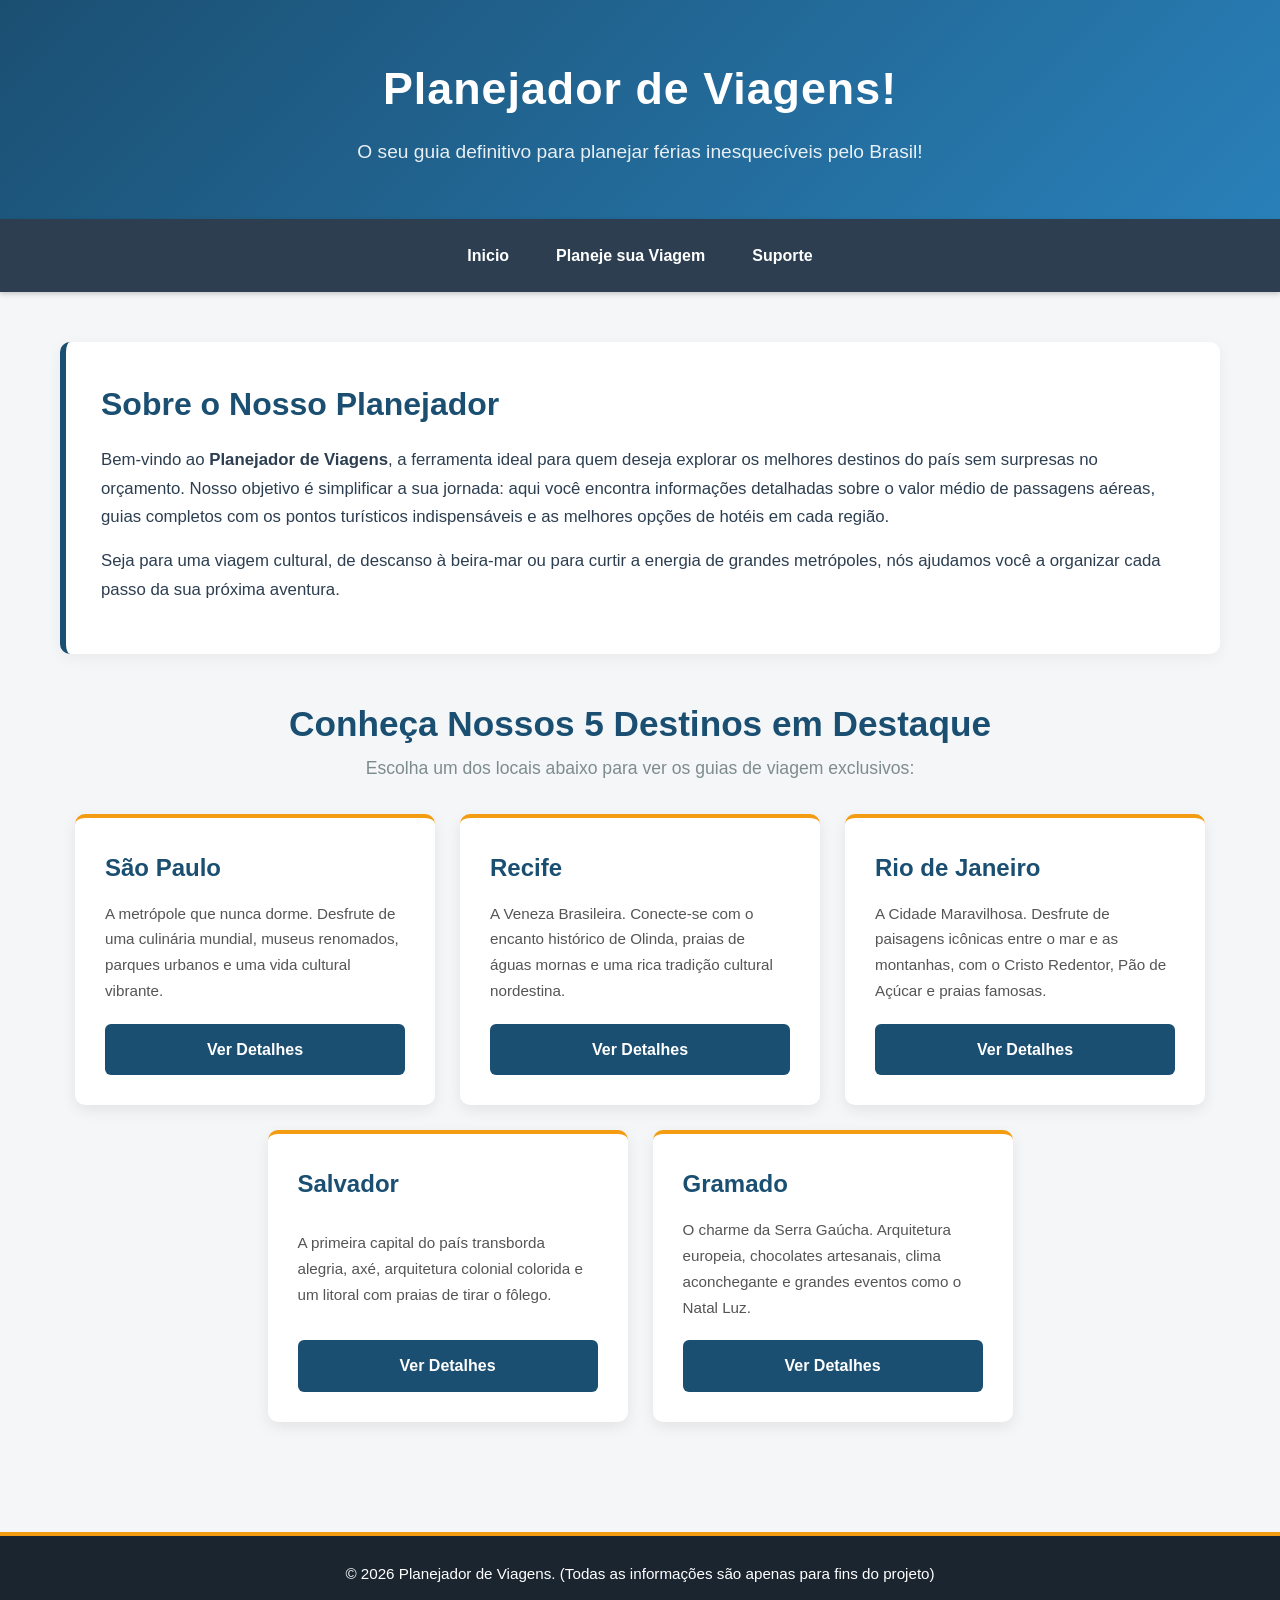
<file: index.html>
<!DOCTYPE html>
<html lang="pt-br">

<head>
    <meta charset="UTF-8">
    <meta name="viewport" content="width=device-width, initial-scale=1.0">
    <title>Planejador de Viagens - Descubra o Brasil</title>
    <!-- Link para o CSS exclusivo da página inicial -->
    <link rel="stylesheet" href="index.css">
</head>

<body>

    <!-- Cabeçalho Principal -->
    <header id="cabecalho">
        <h1>Planejador de Viagens!</h1>
        <p>O seu guia definitivo para planejar férias inesquecíveis pelo Brasil!</p>
    </header>

    <!-- Menu de Navegação (Flexbox) -->
    <nav id="menu">
        <a href="index.html">Inicio</a>
        <a href="HTML/Planejamento.html">Planeje sua Viagem</a>
        <a href="HTML/Suporte.html">Suporte</a>
    </nav>

    <!-- Conteúdo Principal com Detalhes do Site -->
    <main id="conteudo">
        <section class="intro">
            <h2>Sobre o Nosso Planejador</h2>
            <p>Bem-vindo ao <strong>Planejador de Viagens</strong>, a ferramenta ideal para quem deseja explorar os
                melhores destinos do país sem surpresas no orçamento. Nosso objetivo é simplificar a sua jornada: aqui
                você encontra informações detalhadas sobre o valor médio de passagens aéreas, guias completos com os
                pontos turísticos indispensáveis e as melhores opções de hotéis em cada região.</p>
            <p>Seja para uma viagem cultural, de descanso à beira-mar ou para curtir a energia de grandes metrópoles,
                nós ajudamos você a organizar cada passo da sua próxima aventura.</p>
        </section>

        <h2 class="titulo-destinos">Conheça Nossos 5 Destinos em Destaque</h2>
        <p class="sub-destinos">Escolha um dos locais abaixo para ver os guias de viagem exclusivos:</p>

        <!-- Seção de Cards com os 5 Lugares -->
        <div class="cards">
            <div class="card">
                <h3> São Paulo</h3>
                <p>A metrópole que nunca dorme. Desfrute de uma culinária mundial, museus renomados, parques urbanos e
                    uma vida cultural vibrante.</p>
                <a href="HTML/Sao_Paulo.html" class="btn">Ver Detalhes</a>
            </div>

            <div class="card">
                <h3> Recife</h3>
                <p>A Veneza Brasileira. Conecte-se com o encanto histórico de Olinda, praias de águas mornas e uma rica
                    tradição cultural nordestina.</p>
                <a href="HTML/Recife.html" class="btn">Ver Detalhes</a>
            </div>

            <div class="card">
                <h3> Rio de Janeiro</h3>
                <p>A Cidade Maravilhosa. Desfrute de paisagens icônicas entre o mar e as montanhas, com o Cristo
                    Redentor, Pão de Açúcar e praias famosas.</p>
                <a href="HTML/Rio.html" class="btn">Ver Detalhes</a>
            </div>

            <div class="card">
                <h3> Salvador</h3>
                <p>A primeira capital do país transborda alegria, axé, arquitetura colonial colorida e um litoral com
                    praias de tirar o fôlego.</p>
                <a href="HTML/Salvador.html" class="btn">Ver Detalhes</a>
            </div>

            <div class="card">
                <h3> Gramado</h3>
                <p>O charme da Serra Gaúcha. Arquitetura europeia, chocolates artesanais, clima aconchegante e grandes eventos como o Natal Luz.</p>
                <a href="HTML/Gramado.html" class="btn">Ver Detalhes</a>
            </div>
        </div>
    </main>

    <!-- Rodapé -->
    <footer id="rodape">
        <p>&copy; 2026 Planejador de Viagens. (Todas as informações são apenas para fins do projeto)</p>
    </footer>

</body>

</html>
</file>
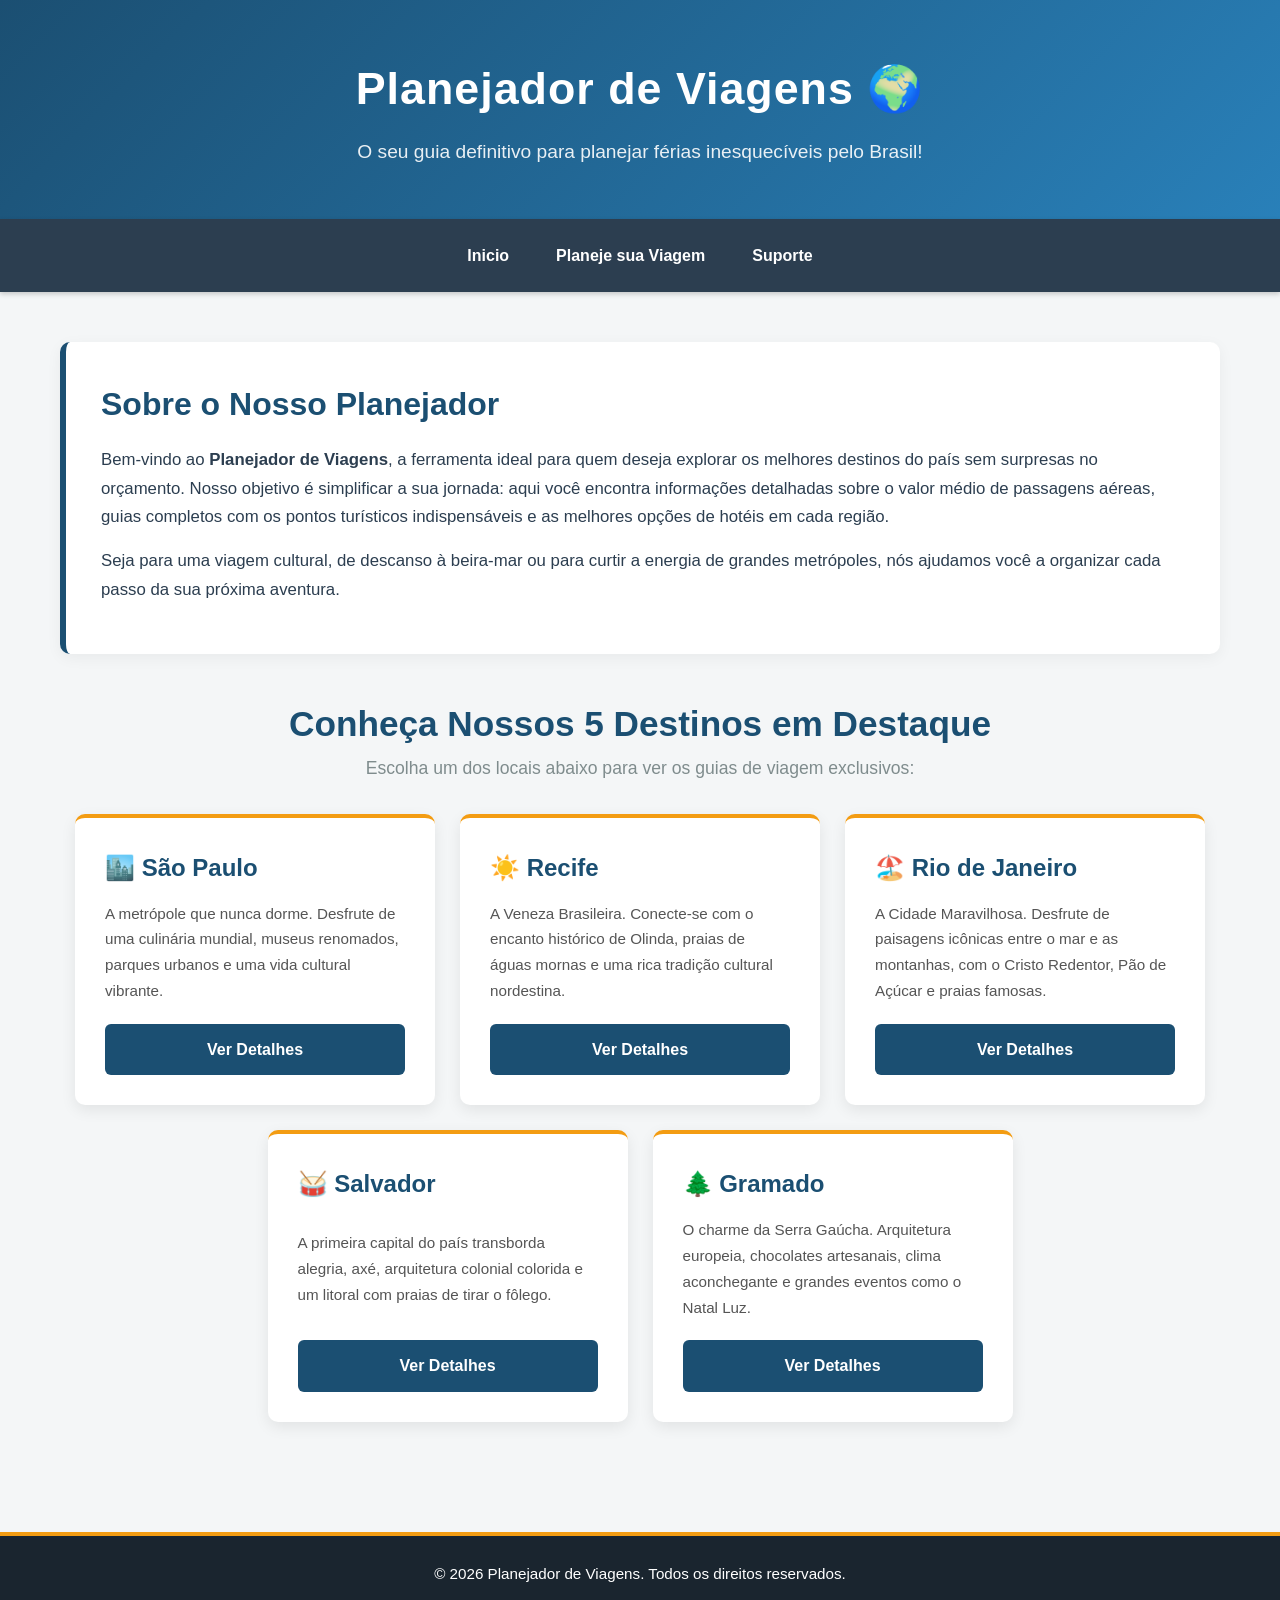
<file: HTML/index.html>
<!DOCTYPE html>
<html lang="pt-br">

<head>
    <meta charset="UTF-8">
    <meta name="viewport" content="width=device-width, initial-scale=1.0">
    <title>Planejador de Viagens - Descubra o Brasil</title>
    <!-- Link para o CSS exclusivo da página inicial -->
    <link rel="stylesheet" href="../CSS/index.css">
</head>

<body>

    <!-- Cabeçalho Principal -->
    <header id="cabecalho">
        <h1>Planejador de Viagens 🌍</h1>
        <p>O seu guia definitivo para planejar férias inesquecíveis pelo Brasil!</p>
    </header>

    <!-- Menu de Navegação (Flexbox) -->
    <nav id="menu">
        <a href="index.html">Inicio</a>
        <a href="Planejamento.html">Planeje sua Viagem</a>
        <a href="Suporte.html">Suporte</a>
    </nav>

    <!-- Conteúdo Principal com Detalhes do Site -->
    <main id="conteudo">
        <section class="intro">
            <h2>Sobre o Nosso Planejador</h2>
            <p>Bem-vindo ao <strong>Planejador de Viagens</strong>, a ferramenta ideal para quem deseja explorar os
                melhores destinos do país sem surpresas no orçamento. Nosso objetivo é simplificar a sua jornada: aqui
                você encontra informações detalhadas sobre o valor médio de passagens aéreas, guias completos com os
                pontos turísticos indispensáveis e as melhores opções de hotéis em cada região.</p>
            <p>Seja para uma viagem cultural, de descanso à beira-mar ou para curtir a energia de grandes metrópoles,
                nós ajudamos você a organizar cada passo da sua próxima aventura.</p>
        </section>

        <h2 class="titulo-destinos">Conheça Nossos 5 Destinos em Destaque</h2>
        <p class="sub-destinos">Escolha um dos locais abaixo para ver os guias de viagem exclusivos:</p>

        <!-- Seção de Cards com os 5 Lugares -->
        <div class="cards">
            <div class="card">
                <h3>🏙️ São Paulo</h3>
                <p>A metrópole que nunca dorme. Desfrute de uma culinária mundial, museus renomados, parques urbanos e
                    uma vida cultural vibrante.</p>
                <a href="Sao_Paulo.html" class="btn">Ver Detalhes</a>
            </div>

            <div class="card">
                <h3>☀️ Recife</h3>
                <p>A Veneza Brasileira. Conecte-se com o encanto histórico de Olinda, praias de águas mornas e uma rica
                    tradição cultural nordestina.</p>
                <a href="Recife.html" class="btn">Ver Detalhes</a>
            </div>

            <div class="card">
                <h3>🏖️ Rio de Janeiro</h3>
                <p>A Cidade Maravilhosa. Desfrute de paisagens icônicas entre o mar e as montanhas, com o Cristo
                    Redentor, Pão de Açúcar e praias famosas.</p>
                <a href="Rio.html" class="btn">Ver Detalhes</a>
            </div>

            <div class="card">
                <h3>🥁 Salvador</h3>
                <p>A primeira capital do país transborda alegria, axé, arquitetura colonial colorida e um litoral com
                    praias de tirar o fôlego.</p>
                <a href="Salvador.html" class="btn">Ver Detalhes</a>
            </div>

            <div class="card">
                <h3>🌲 Gramado</h3>
                <p>O charme da Serra Gaúcha. Arquitetura europeia, chocolates artesanais, clima aconchegante e grandes eventos como o Natal Luz.</p>
                <a href="Gramado.html" class="btn">Ver Detalhes</a>
            </div>
        </div>
    </main>

    <!-- Rodapé -->
    <footer id="rodape">
        <p>&copy; 2026 Planejador de Viagens. Todos os direitos reservados.</p>
    </footer>

</body>

</html>
</file>
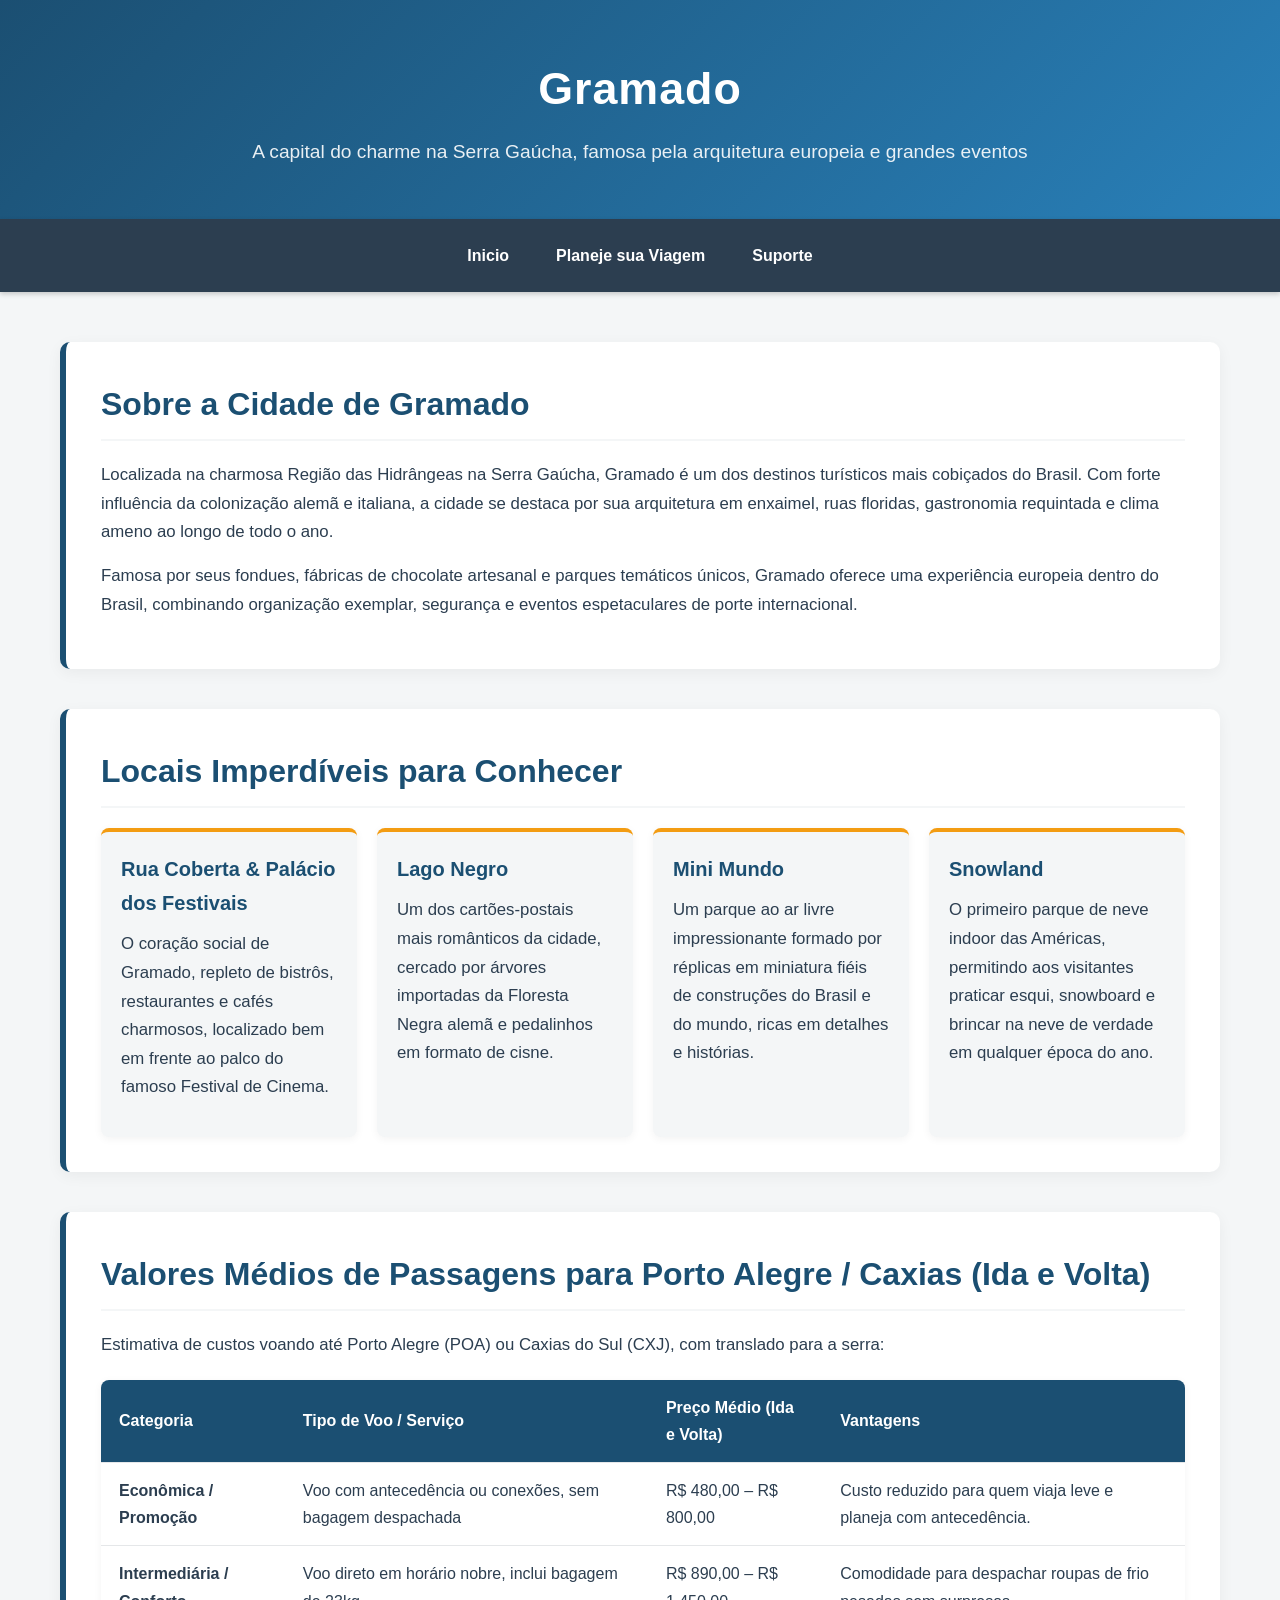
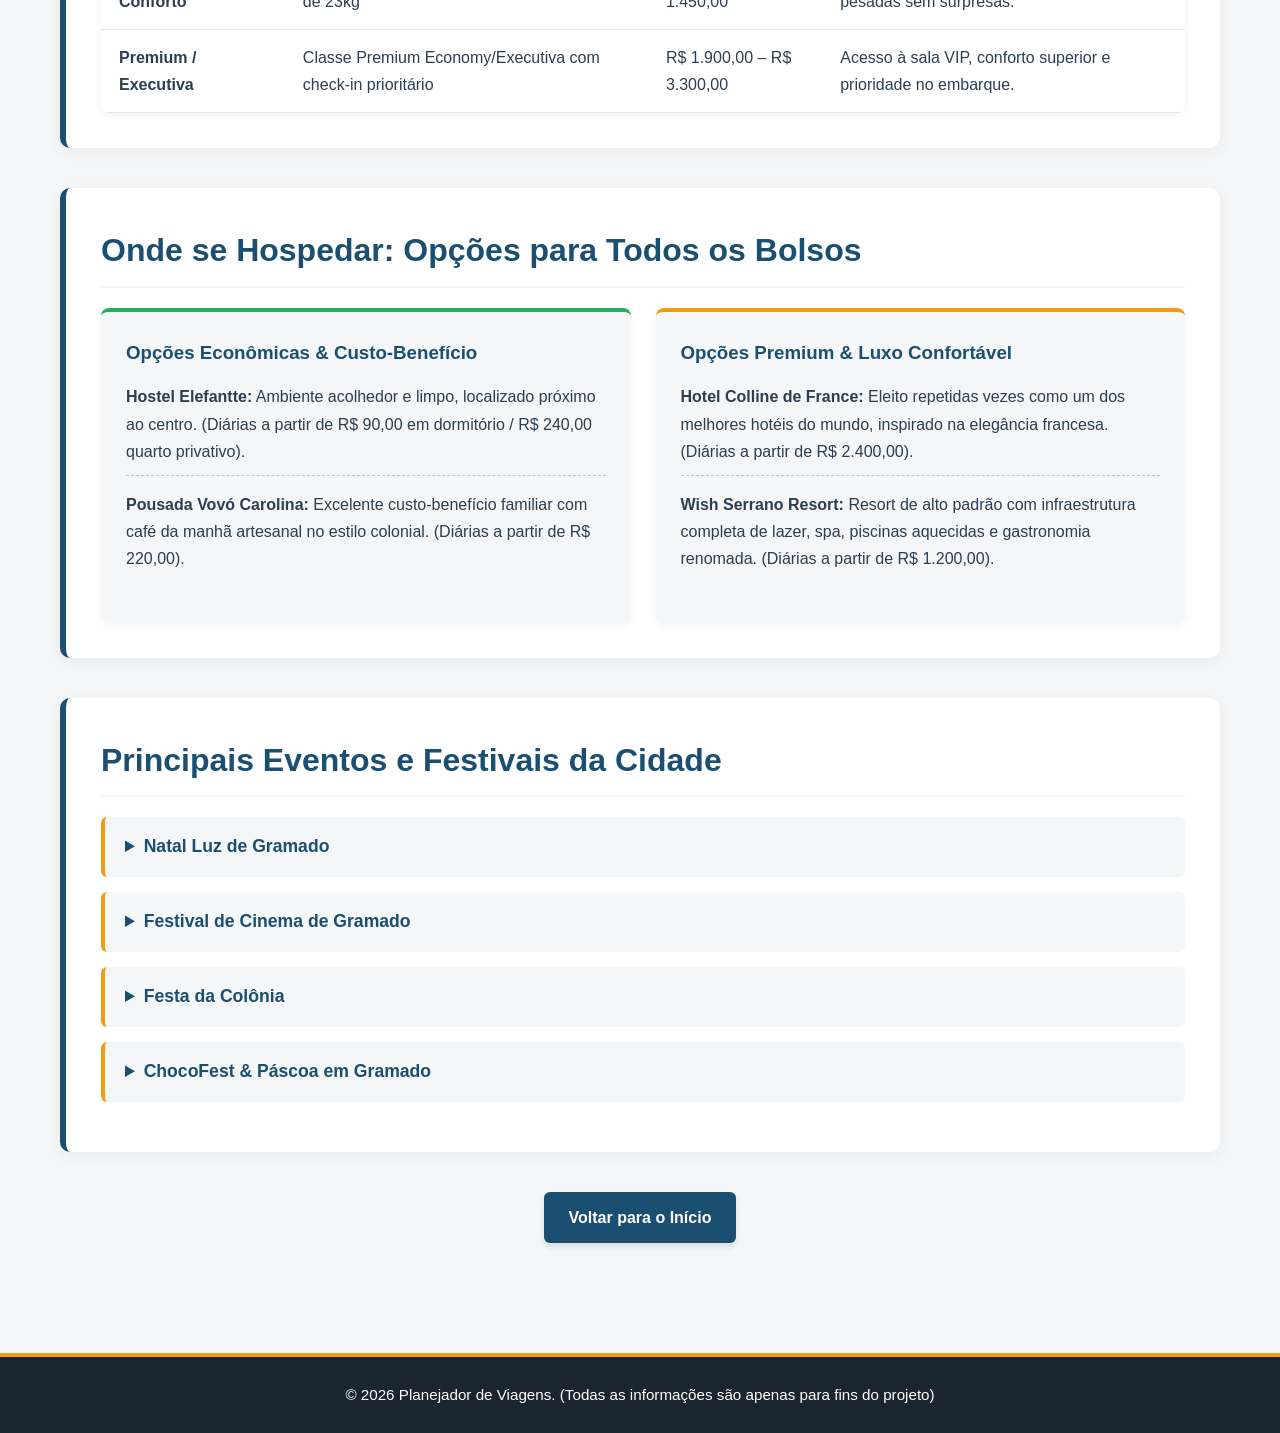
<file: HTML/Gramado.html>
<!DOCTYPE html>
<html lang="pt-br">

<head>
    <meta charset="UTF-8">
    <meta name="viewport" content="width=device-width, initial-scale=1.0">
    <title>Gramado - Planejador de Viagens</title>
    <!-- Link para o CSS exclusivo de Gramado -->
    <link rel="stylesheet" href="../CSS/Gramado.css">
</head>

<body>

    <!-- Cabeçalho Principal -->
    <header id="cabecalho">
        <h1>Gramado</h1>
        <p>A capital do charme na Serra Gaúcha, famosa pela arquitetura europeia e grandes eventos</p>
    </header>

    <!-- Menu de Navegação (Flexbox) -->
    <nav id="menu">
        <a href="../index.html">Inicio</a>
        <a href="Planejamento.html">Planeje sua Viagem</a>
        <a href="Suporte.html">Suporte</a>
    </nav>

    <!-- Conteúdo Principal -->
    <main id="conteudo">

        <!-- 1. Sobre a Cidade -->
        <section class="secao-info">
            <h2>Sobre a Cidade de Gramado</h2>
            <p>Localizada na charmosa Região das Hidrângeas na Serra Gaúcha, Gramado é um dos destinos turísticos mais
                cobiçados do Brasil. Com forte influência da colonização alemã e italiana, a cidade se destaca por sua
                arquitetura em enxaimel, ruas floridas, gastronomia requintada e clima ameno ao longo de todo o ano.</p>
            <p>Famosa por seus fondues, fábricas de chocolate artesanal e parques temáticos únicos, Gramado oferece uma
                experiência europeia dentro do Brasil, combinando organização exemplar, segurança e eventos
                espetaculares de porte internacional.</p>
        </section>

        <!-- 2. Locais Imperdíveis para Visitar -->
        <section class="secao-info">
            <h2> Locais Imperdíveis para Conhecer</h2>
            <div class="grid-locais">
                <article class="card-local">
                    <h3>Rua Coberta & Palácio dos Festivais</h3>
                    <p>O coração social de Gramado, repleto de bistrôs, restaurantes e cafés charmosos, localizado bem
                        em frente ao palco do famoso Festival de Cinema.</p>
                </article>

                <article class="card-local">
                    <h3>Lago Negro</h3>
                    <p>Um dos cartões-postais mais românticos da cidade, cercado por árvores importadas da Floresta
                        Negra alemã e pedalinhos em formato de cisne.</p>
                </article>

                <article class="card-local">
                    <h3>Mini Mundo</h3>
                    <p>Um parque ao ar livre impressionante formado por réplicas em miniatura fiéis de construções do
                        Brasil e do mundo, ricas em detalhes e histórias.</p>
                </article>

                <article class="card-local">
                    <h3>Snowland</h3>
                    <p>O primeiro parque de neve indoor das Américas, permitindo aos visitantes praticar esqui,
                        snowboard e brincar na neve de verdade em qualquer época do ano.</p>
                </article>
            </div>
        </section>

        <!-- 3. Valores Médios de Passagens (Tabela) -->
        <section class="secao-info">
            <h2> Valores Médios de Passagens para Porto Alegre / Caxias (Ida e Volta)</h2>
            <p>Estimativa de custos voando até Porto Alegre (POA) ou Caxias do Sul (CXJ), com translado para a serra:
            </p>

            <table class="tabela-precos">
                <thead>
                    <tr>
                        <th>Categoria</th>
                        <th>Tipo de Voo / Serviço</th>
                        <th>Preço Médio (Ida e Volta)</th>
                        <th>Vantagens</th>
                    </tr>
                </thead>
                <tbody>
                    <tr>
                        <td><strong>Econômica / Promoção</strong></td>
                        <td>Voo com antecedência ou conexões, sem bagagem despachada</td>
                        <td>R$ 480,00 – R$ 800,00</td>
                        <td>Custo reduzido para quem viaja leve e planeja com antecedência.</td>
                    </tr>
                    <tr>
                        <td><strong>Intermediária / Conforto</strong></td>
                        <td>Voo direto em horário nobre, inclui bagagem de 23kg</td>
                        <td>R$ 890,00 – R$ 1.450,00</td>
                        <td>Comodidade para despachar roupas de frio pesadas sem surpresas.</td>
                    </tr>
                    <tr>
                        <td><strong>Premium / Executiva</strong></td>
                        <td>Classe Premium Economy/Executiva com check-in prioritário</td>
                        <td>R$ 1.900,00 – R$ 3.300,00</td>
                        <td>Acesso à sala VIP, conforto superior e prioridade no embarque.</td>
                    </tr>
                </tbody>
            </table>
        </section>

        <!-- 4. Opções de Hospedagem -->
        <section class="secao-info">
            <h2> Onde se Hospedar: Opções para Todos os Bolsos</h2>

            <div class="hospedagens-container">
                <div class="box-hospedagem economica">
                    <h3> Opções Econômicas & Custo-Benefício</h3>
                    <ul>
                        <li><strong>Hostel Elefantte:</strong> Ambiente acolhedor e limpo, localizado próximo ao centro.
                            (Diárias a partir de R$ 90,00 em dormitório / R$ 240,00 quarto privativo).</li>
                        <li><strong>Pousada Vovó Carolina:</strong> Excelente custo-benefício familiar com café da manhã
                            artesanal no estilo colonial. (Diárias a partir de R$ 220,00).</li>
                    </ul>
                </div>

                <div class="box-hospedagem luxo">
                    <h3> Opções Premium & Luxo Confortável</h3>
                    <ul>
                        <li><strong>Hotel Colline de France:</strong> Eleito repetidas vezes como um dos melhores hotéis
                            do mundo, inspirado na elegância francesa. (Diárias a partir de R$ 2.400,00).</li>
                        <li><strong>Wish Serrano Resort:</strong> Resort de alto padrão com infraestrutura completa de
                            lazer, spa, piscinas aquecidas e gastronomia renomada. (Diárias a partir de R$ 1.200,00).
                        </li>
                    </ul>
                </div>
            </div>
        </section>

        <!-- 5. Eventos e Festivais em Gramado -->
        <section class="secao-info">
            <h2> Principais Eventos e Festivais da Cidade</h2>

            <details class="curiosidade-item">
                <summary> Natal Luz de Gramado</summary>
                <img src="../imagens/natal_gramado.jpg" width="600" alt="Natal Luz de Gramado">
                <p>O maior evento natalino da América Latina. Durante os meses de fim de ano, a cidade se transforma com
                    desfiles cenográficos, acendimento das luzes, concertos e espetáculos flutuantes nos lagos.</p>
            </details>

            <details class="curiosidade-item">
                <summary> Festival de Cinema de Gramado</summary>
                <img src="../imagens/cine_gramado.jpg" width="600" alt="Festival de Cinema de Gramado">
                <p>O mais prestigiado e tradicional festival audiovisual do país, realizado no Palácio dos Festivais,
                    reunindo celebridades e premiando os melhores filmes ibero-americanos com o cobiçado troféu Kikito.
                </p>
            </details>

            <details class="curiosidade-item">
                <summary> Festa da Colônia</summary>
                <img src="../imagens/colonia.jpg" width="600" alt="Festa da Colônia">
                <p>Celebração cultural das origens de Gramado, onde agricultores e descendentes de imigrantes alemães,
                    italianos e gaúchos oferecem danças típicas, artesanato e pães e cucas assados na hora em fornos de
                    barro.</p>
            </details>

            <details class="curiosidade-item">
                <summary> ChocoFest & Páscoa em Gramado</summary>
                <img src="../imagens/chocofest.jpg" width="600" alt="ChocoFest & Páscoa em Gramado">
                <p>Evento que transforma as avenidas em um universo lúdico de chocolate artesanal, com paradas de
                    coelhos, oficinas gastronômicas e decoração temática em cada esquina.</p>
            </details>
        </section>

        <!-- Botão de Retorno ao Início -->
        <div class="container-voltar">
            <a href="../index.html" class="btn-voltar"> Voltar para o Início</a>
        </div>

    </main>

    <!-- Rodapé -->
    <footer id="rodape">
        <p>&copy; 2026 Planejador de Viagens. (Todas as informações são apenas para fins do projeto)</p>
    </footer>

</body>

</html>
</file>
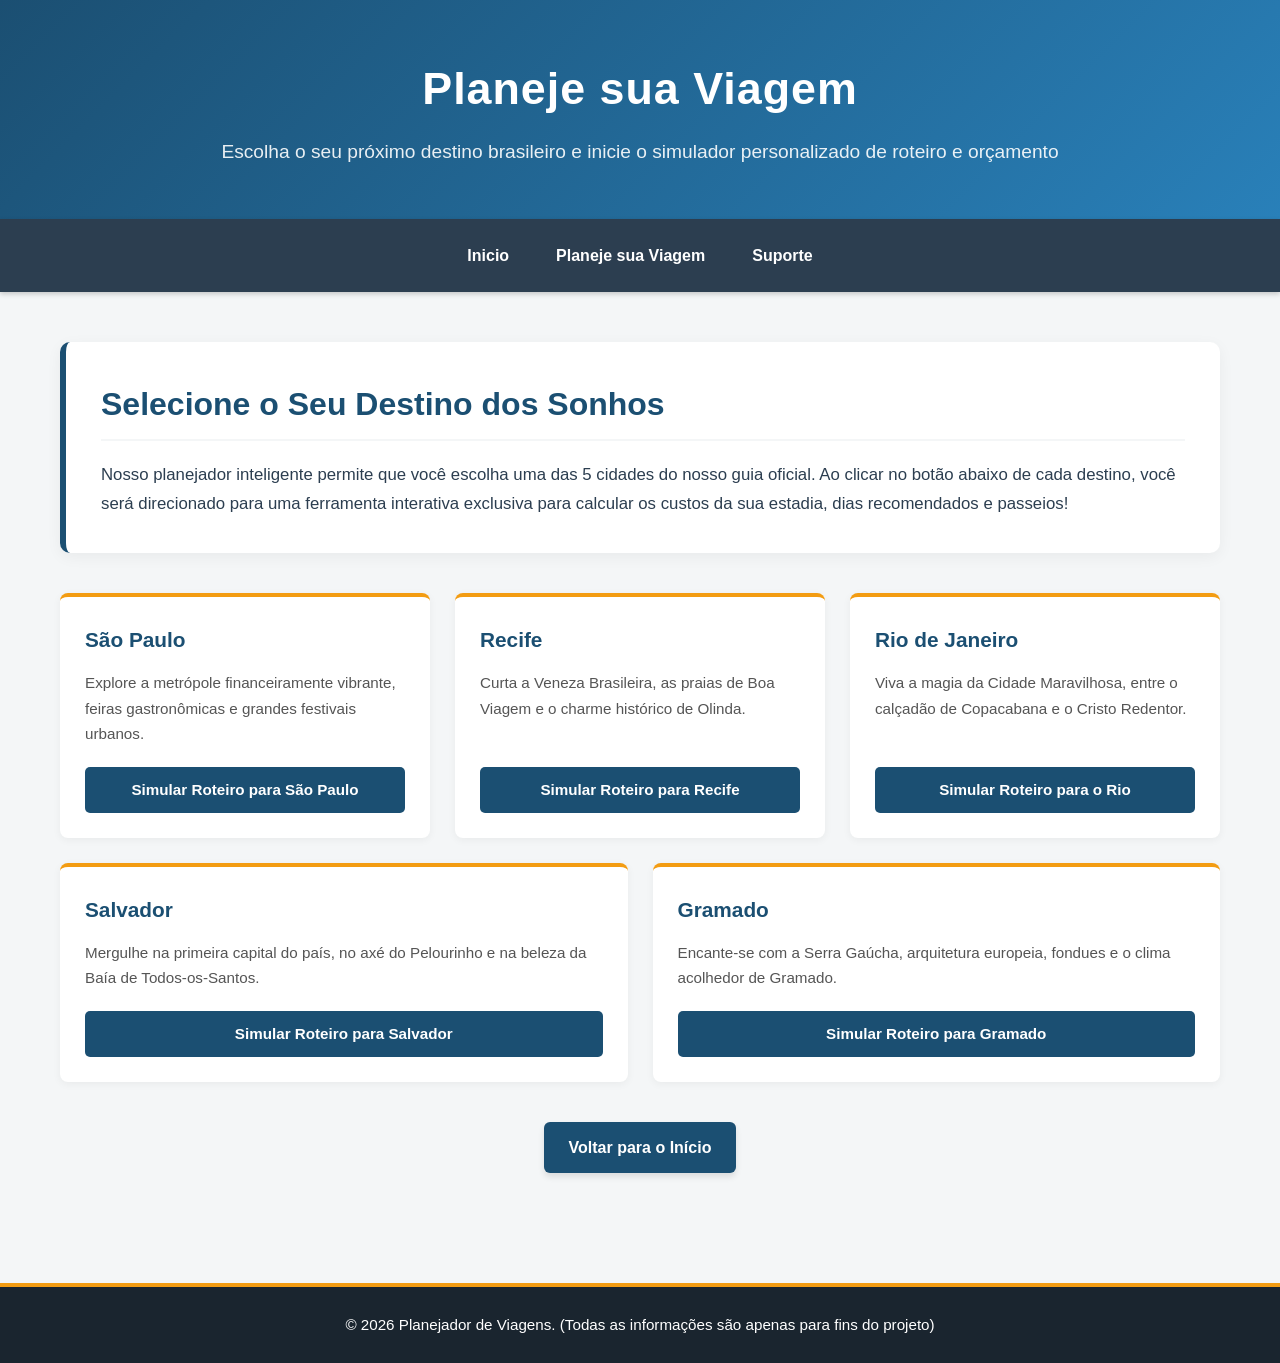
<file: HTML/Planejamento.html>
<!DOCTYPE html>
<html lang="pt-br">

<head>
    <meta charset="UTF-8">
    <meta name="viewport" content="width=device-width, initial-scale=1.0">
    <title>Planeje sua Viagem - Simulador de Destinos</title>
    <!-- Link para o CSS exclusivo da página de planejamento -->
    <link rel="stylesheet" href="../CSS/Planejamento.css">
</head>

<body>

    <!-- Cabeçalho Principal -->
    <header id="cabecalho">
        <h1>Planeje sua Viagem </h1>
        <p>Escolha o seu próximo destino brasileiro e inicie o simulador personalizado de roteiro e orçamento</p>
    </header>

    <!-- Menu de Navegação (Flexbox) -->
    <nav id="menu">
        <a href="../index.html">Inicio</a>
        <a href="Planejamento.html">Planeje sua Viagem</a>
        <a href="Suporte.html">Suporte</a>
    </nav>

    <!-- Conteúdo Principal -->
    <main id="conteudo">

        <!-- Seção de Instrução -->
        <section class="secao-info">
            <h2> Selecione o Seu Destino dos Sonhos</h2>
            <p>Nosso planejador inteligente permite que você escolha uma das 5 cidades do nosso guia oficial. Ao clicar
                no botão abaixo de cada destino, você será direcionado para uma ferramenta interativa exclusiva para
                calcular os custos da sua estadia, dias recomendados e passeios!</p>
        </section>

        <!-- Grid com os Cards de Escolha das 5 Cidades -->
        <div class="grid-locais">

            <!-- Cidade 1: São Paulo -->
            <article class="card-local">
                <h3> São Paulo</h3>
                <p>Explore a metrópole financeiramente vibrante, feiras gastronômicas e grandes festivais urbanos.</p>
                <div class="botao-container">
                    <a href="simulador_sp.html" class="btn-planejar">Simular Roteiro para São Paulo</a>
                </div>
            </article>

            <!-- Cidade 2: Recife -->
            <article class="card-local">
                <h3> Recife</h3>
                <p>Curta a Veneza Brasileira, as praias de Boa Viagem e o charme histórico de Olinda.</p>
                <div class="botao-container">
                    <a href="simulador_recife.html" class="btn-planejar">Simular Roteiro para Recife</a>
                </div>
            </article>

            <!-- Cidade 3: Rio de Janeiro -->
            <article class="card-local">
                <h3> Rio de Janeiro</h3>
                <p>Viva a magia da Cidade Maravilhosa, entre o calçadão de Copacabana e o Cristo Redentor.</p>
                <div class="botao-container">
                    <a href="simulador_rj.html" class="btn-planejar">Simular Roteiro para o Rio</a>
                </div>
            </article>

            <!-- Cidade 4: Salvador -->
            <article class="card-local">
                <h3> Salvador</h3>
                <p>Mergulhe na primeira capital do país, no axé do Pelourinho e na beleza da Baía de Todos-os-Santos.
                </p>
                <div class="botao-container">
                    <a href="simulador_salvador.html" class="btn-planejar">Simular Roteiro para Salvador</a>
                </div>
            </article>

            <!-- Cidade 5: Gramado -->
            <article class="card-local">
                <h3> Gramado</h3>
                <p>Encante-se com a Serra Gaúcha, arquitetura europeia, fondues e o clima acolhedor de Gramado.</p>
                <div class="botao-container">
                    <a href="simulador_gramado.html" class="btn-planejar">Simular Roteiro para Gramado</a>
                </div>
            </article>

        </div>

        <!-- Botão de Retorno ao Início -->
        <div class="container-voltar">
            <a href="../index.html" class="btn-voltar"> Voltar para o Início</a>
        </div>

    </main>

    <!-- Rodapé -->
    <footer id="rodape">
        <p>&copy; 2026 Planejador de Viagens. (Todas as informações são apenas para fins do projeto)</p>
    </footer>

</body>

</html>
</file>
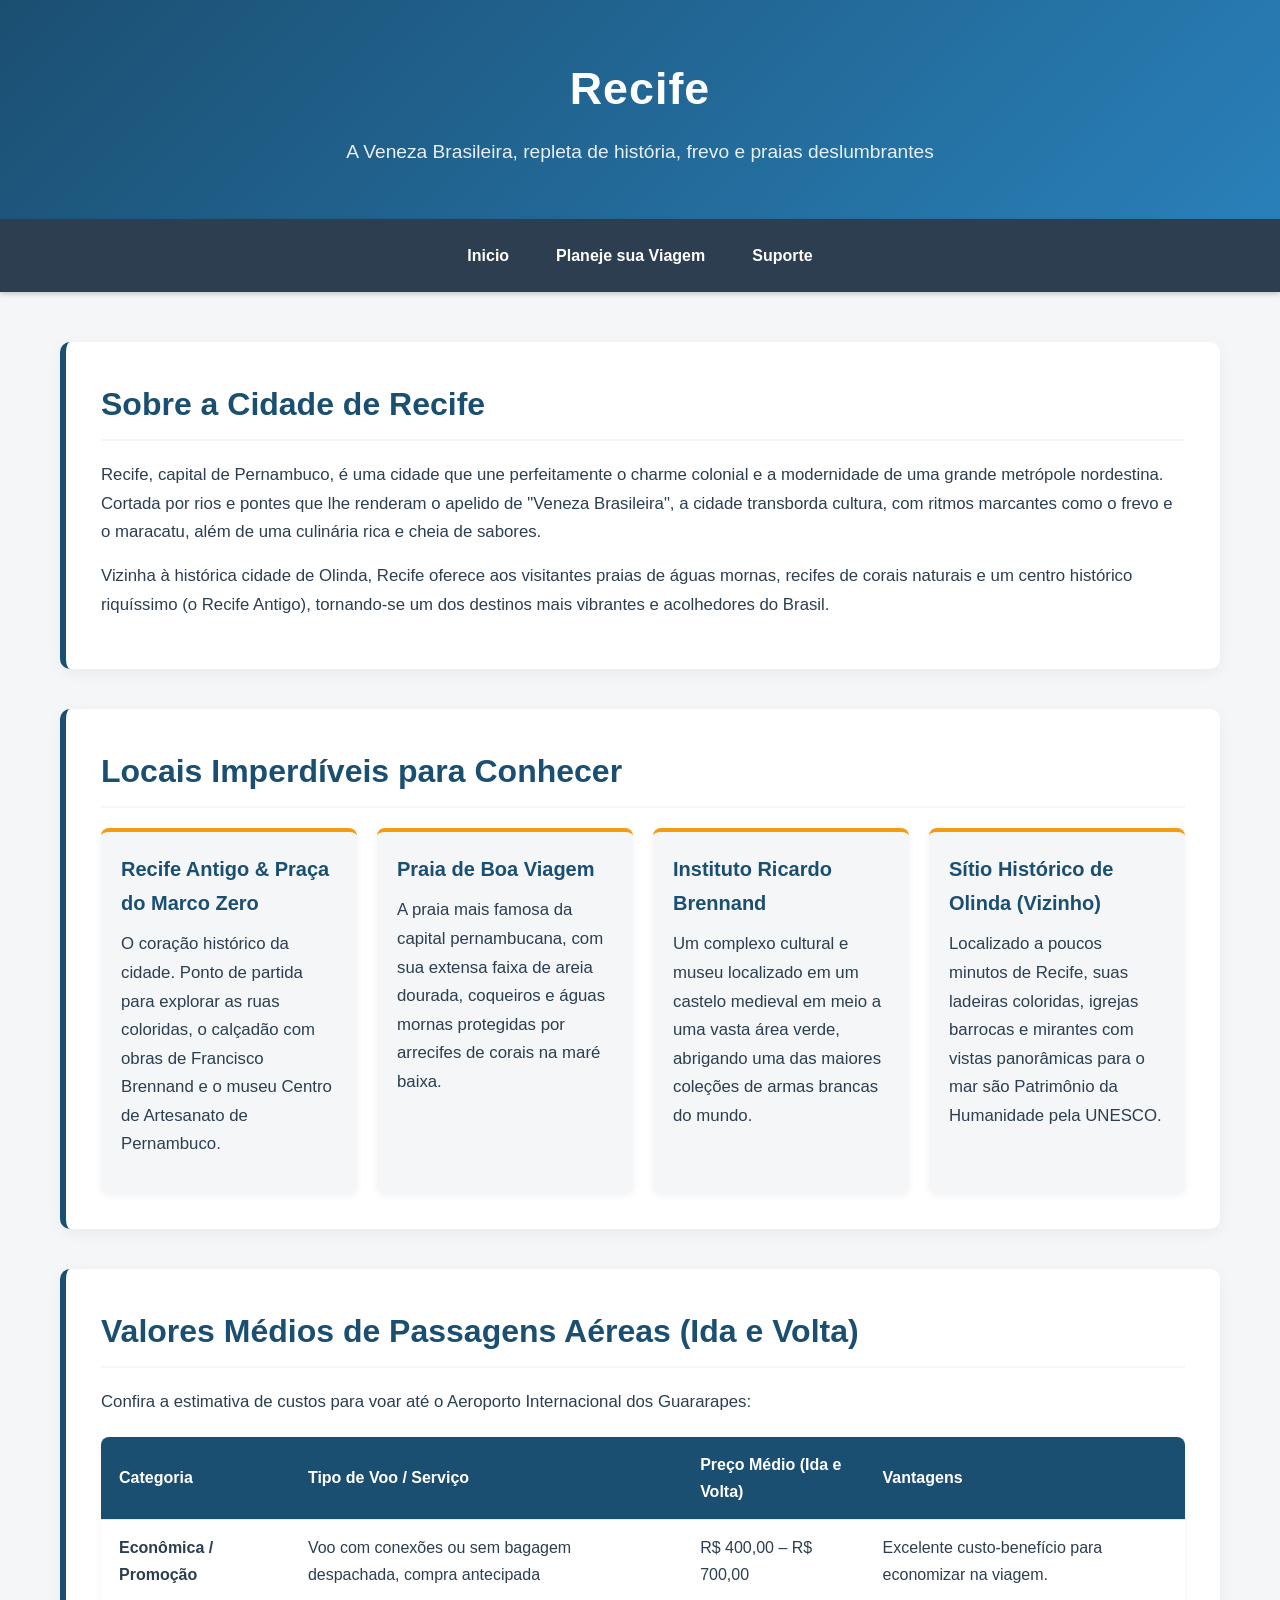
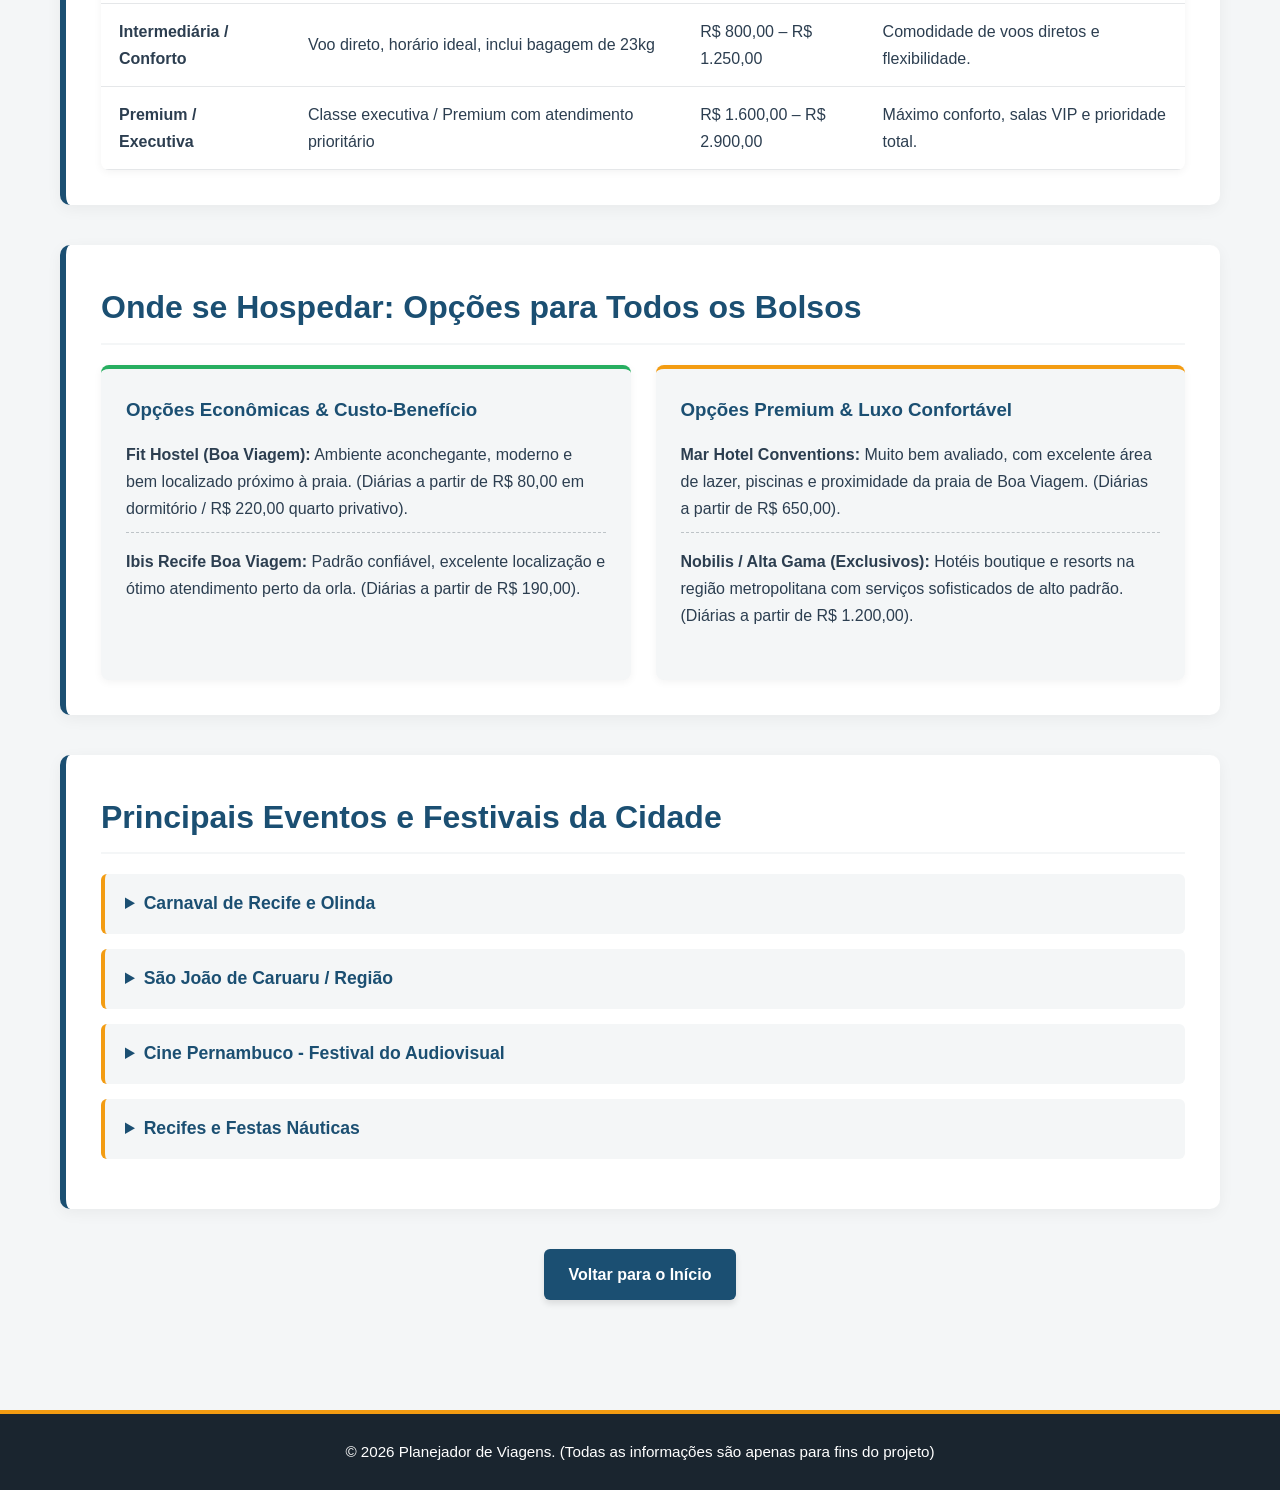
<file: HTML/Recife.html>
<!DOCTYPE html>
<html lang="pt-br">

<head>
    <meta charset="UTF-8">
    <meta name="viewport" content="width=device-width, initial-scale=1.0">
    <title>Recife - Planejador de Viagens</title>
    <!-- Link para o CSS exclusivo de Recife (ou você pode usar o mesmo padrão de São Paulo) -->
    <link rel="stylesheet" href="../CSS/Recife.css">
</head>

<body>

    <!-- Cabeçalho Principal -->
    <header id="cabecalho">
        <h1>Recife </h1>
        <p>A Veneza Brasileira, repleta de história, frevo e praias deslumbrantes</p>
    </header>

    <!-- Menu de Navegação (Flexbox) -->
    <nav id="menu">
        <a href="../index.html">Inicio</a>
        <a href="Planejamento.html">Planeje sua Viagem</a>
        <a href="Suporte.html">Suporte</a>
    </nav>

    <!-- Conteúdo Principal -->
    <main id="conteudo">

        <!-- 1. Sobre a Cidade -->
        <section class="secao-info">
            <h2>Sobre a Cidade de Recife</h2>
            <p>Recife, capital de Pernambuco, é uma cidade que une perfeitamente o charme colonial e a modernidade de
                uma grande metrópole nordestina. Cortada por rios e pontes que lhe renderam o apelido de "Veneza
                Brasileira", a cidade transborda cultura, com ritmos marcantes como o frevo e o maracatu, além de uma
                culinária rica e cheia de sabores.</p>
            <p>Vizinha à histórica cidade de Olinda, Recife oferece aos visitantes praias de águas mornas, recifes de
                corais naturais e um centro histórico riquíssimo (o Recife Antigo), tornando-se um dos destinos mais
                vibrantes e acolhedores do Brasil.</p>
        </section>

        <!-- 2. Locais Imperdíveis para Visitar -->
        <section class="secao-info">
            <h2> Locais Imperdíveis para Conhecer</h2>
            <div class="grid-locais">
                <article class="card-local">
                    <h3>Recife Antigo & Praça do Marco Zero</h3>
                    <p>O coração histórico da cidade. Ponto de partida para explorar as ruas coloridas, o calçadão com
                        obras de Francisco Brennand e o museu Centro de Artesanato de Pernambuco.</p>
                </article>

                <article class="card-local">
                    <h3>Praia de Boa Viagem</h3>
                    <p>A praia mais famosa da capital pernambucana, com sua extensa faixa de areia dourada, coqueiros e
                        águas mornas protegidas por arrecifes de corais na maré baixa.</p>
                </article>

                <article class="card-local">
                    <h3>Instituto Ricardo Brennand</h3>
                    <p>Um complexo cultural e museu localizado em um castelo medieval em meio a uma vasta área verde,
                        abrigando uma das maiores coleções de armas brancas do mundo.</p>
                </article>

                <article class="card-local">
                    <h3>Sítio Histórico de Olinda (Vizinho)</h3>
                    <p>Localizado a poucos minutos de Recife, suas ladeiras coloridas, igrejas barrocas e mirantes com
                        vistas panorâmicas para o mar são Patrimônio da Humanidade pela UNESCO.</p>
                </article>
            </div>
        </section>

        <!-- 3. Valores Médios de Passagens (Tabela) -->
        <section class="secao-info">
            <h2> Valores Médios de Passagens Aéreas (Ida e Volta)</h2>
            <p>Confira a estimativa de custos para voar até o Aeroporto Internacional dos Guararapes:</p>

            <table class="tabela-precos">
                <thead>
                    <tr>
                        <th>Categoria</th>
                        <th>Tipo de Voo / Serviço</th>
                        <th>Preço Médio (Ida e Volta)</th>
                        <th>Vantagens</th>
                    </tr>
                </thead>
                <tbody>
                    <tr>
                        <td><strong>Econômica / Promoção</strong></td>
                        <td>Voo com conexões ou sem bagagem despachada, compra antecipada</td>
                        <td>R$ 400,00 – R$ 700,00</td>
                        <td>Excelente custo-benefício para economizar na viagem.</td>
                    </tr>
                    <tr>
                        <td><strong>Intermediária / Conforto</strong></td>
                        <td>Voo direto, horário ideal, inclui bagagem de 23kg</td>
                        <td>R$ 800,00 – R$ 1.250,00</td>
                        <td>Comodidade de voos diretos e flexibilidade.</td>
                    </tr>
                    <tr>
                        <td><strong>Premium / Executiva</strong></td>
                        <td>Classe executiva / Premium com atendimento prioritário</td>
                        <td>R$ 1.600,00 – R$ 2.900,00</td>
                        <td>Máximo conforto, salas VIP e prioridade total.</td>
                    </tr>
                </tbody>
            </table>
        </section>

        <!-- 4. Opções de Hospedagem -->
        <section class="secao-info">
            <h2> Onde se Hospedar: Opções para Todos os Bolsos</h2>

            <div class="hospedagens-container">
                <div class="box-hospedagem economica">
                    <h3> Opções Econômicas & Custo-Benefício</h3>
                    <ul>
                        <li><strong>Fit Hostel (Boa Viagem):</strong> Ambiente aconchegante, moderno e bem localizado
                            próximo à praia. (Diárias a partir de R$ 80,00 em dormitório / R$ 220,00 quarto privativo).
                        </li>
                        <li><strong>Ibis Recife Boa Viagem:</strong> Padrão confiável, excelente localização e ótimo
                            atendimento perto da orla. (Diárias a partir de R$ 190,00).</li>
                    </ul>
                </div>

                <div class="box-hospedagem luxo">
                    <h3> Opções Premium & Luxo Confortável</h3>
                    <ul>
                        <li><strong>Mar Hotel Conventions:</strong> Muito bem avaliado, com excelente área de lazer,
                            piscinas e proximidade da praia de Boa Viagem. (Diárias a partir de R$ 650,00).</li>
                        <li><strong>Nobilis / Alta Gama (Exclusivos):</strong> Hotéis boutique e resorts na região
                            metropolitana com serviços sofisticados de alto padrão. (Diárias a partir de R$ 1.200,00).
                        </li>
                    </ul>
                </div>
            </div>
        </section>

        <!-- 5. Eventos e Festivais em Recife -->
        <section class="secao-info">
            <h2> Principais Eventos e Festivais da Cidade</h2>

            <details class="curiosidade-item">
                <summary> Carnaval de Recife e Olinda</summary>
                <img src="../imagens/carnaval_recife.jpg" width="600" alt="Carnaval de Recife e Olinda">
                <p>Um dos carnavais mais autênticos e democráticos do Brasil, famoso pelo Galo da Madrugada (maior bloco
                    de chão do mundo) e pelos tradicionais bonecos gigantes desfilando pelas ladeiras de Olinda.</p>
            </details>

            <details class="curiosidade-item">
                <summary> São João de Caruaru / Região</summary>
                <img src="../imagens/sao-joao-caruaru.jpg" width="600" alt="São João de Caruaru">
                <p>Embora o polo principal fique um pouco no Agreste, Pernambuco inteiro vive intensamente as festas
                    juninas em junho, com muito forró pé-de-serra, quadrilhas e comidas típicas de milho.</p>
            </details>

            <details class="curiosidade-item">
                <summary> Cine Pernambuco - Festival do Audiovisual</summary>
                <img src="../imagens/cine_pernambuco.jpg" width="600" alt="Cine Pernambuco">
                <p>Tradicional festival de cinema que acontece anualmente na cidade, reunindo diretores, atores e
                    cinéfilos para exibir e premiar produções nacionais e latino-americanas.</p>
            </details>

            <details class="curiosidade-item">
                <summary> Recifes e Festas Náuticas</summary>
                <img src="../imagens/comida_recife.jpg" width="600" alt="Recifes & Festas Náuticas">
                <p>Eventos gastronômicos periódicos que valorizam a culinária nordestina a base de frutos do mar, com
                    feiras de chefs renomados e oficinas abertas ao público.</p>
            </details>
        </section>

        <!-- Botão de Retorno ao Início -->
        <div class="container-voltar">
            <a href="../index.html" class="btn-voltar"> Voltar para o Início</a>
        </div>

    </main>

    <!-- Rodapé -->
    <footer id="rodape">
        <p>&copy; 2026 Planejador de Viagens. (Todas as informações são apenas para fins do projeto)</p>
    </footer>

</body>

</html>
</file>
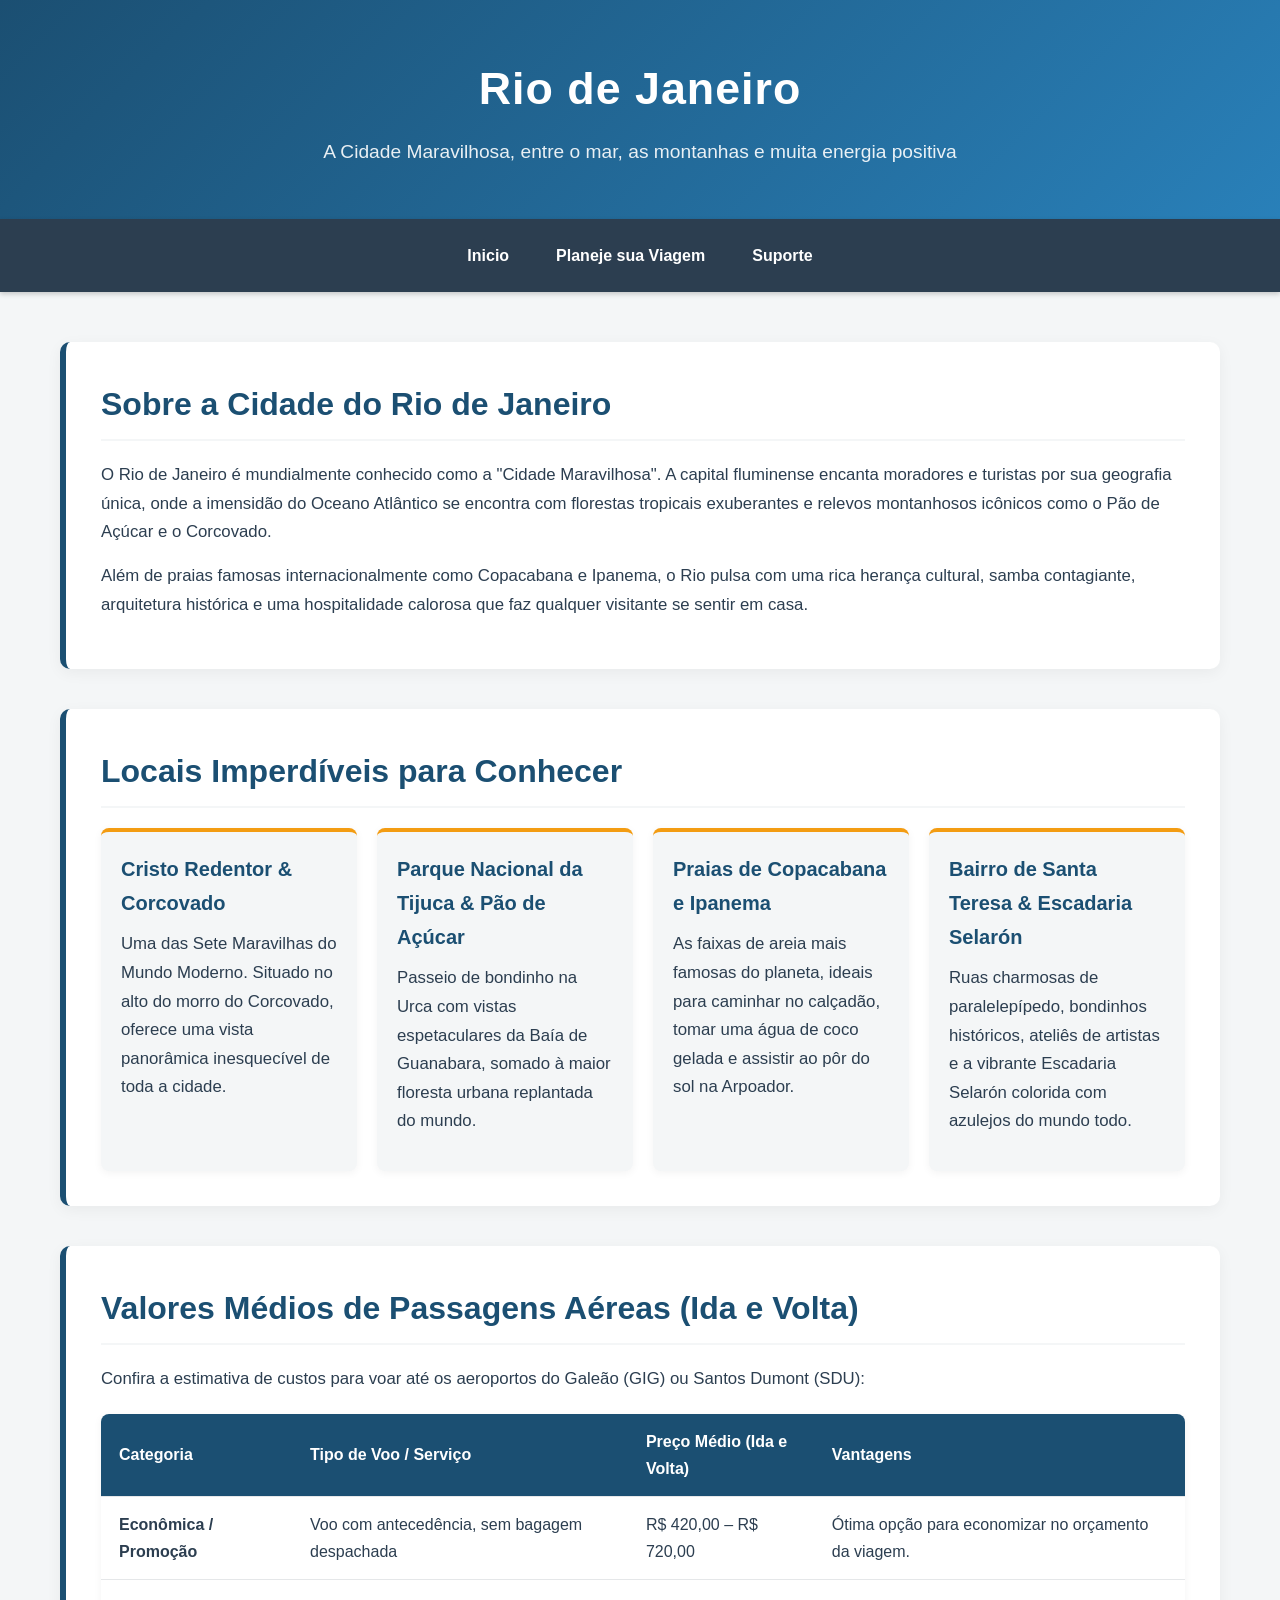
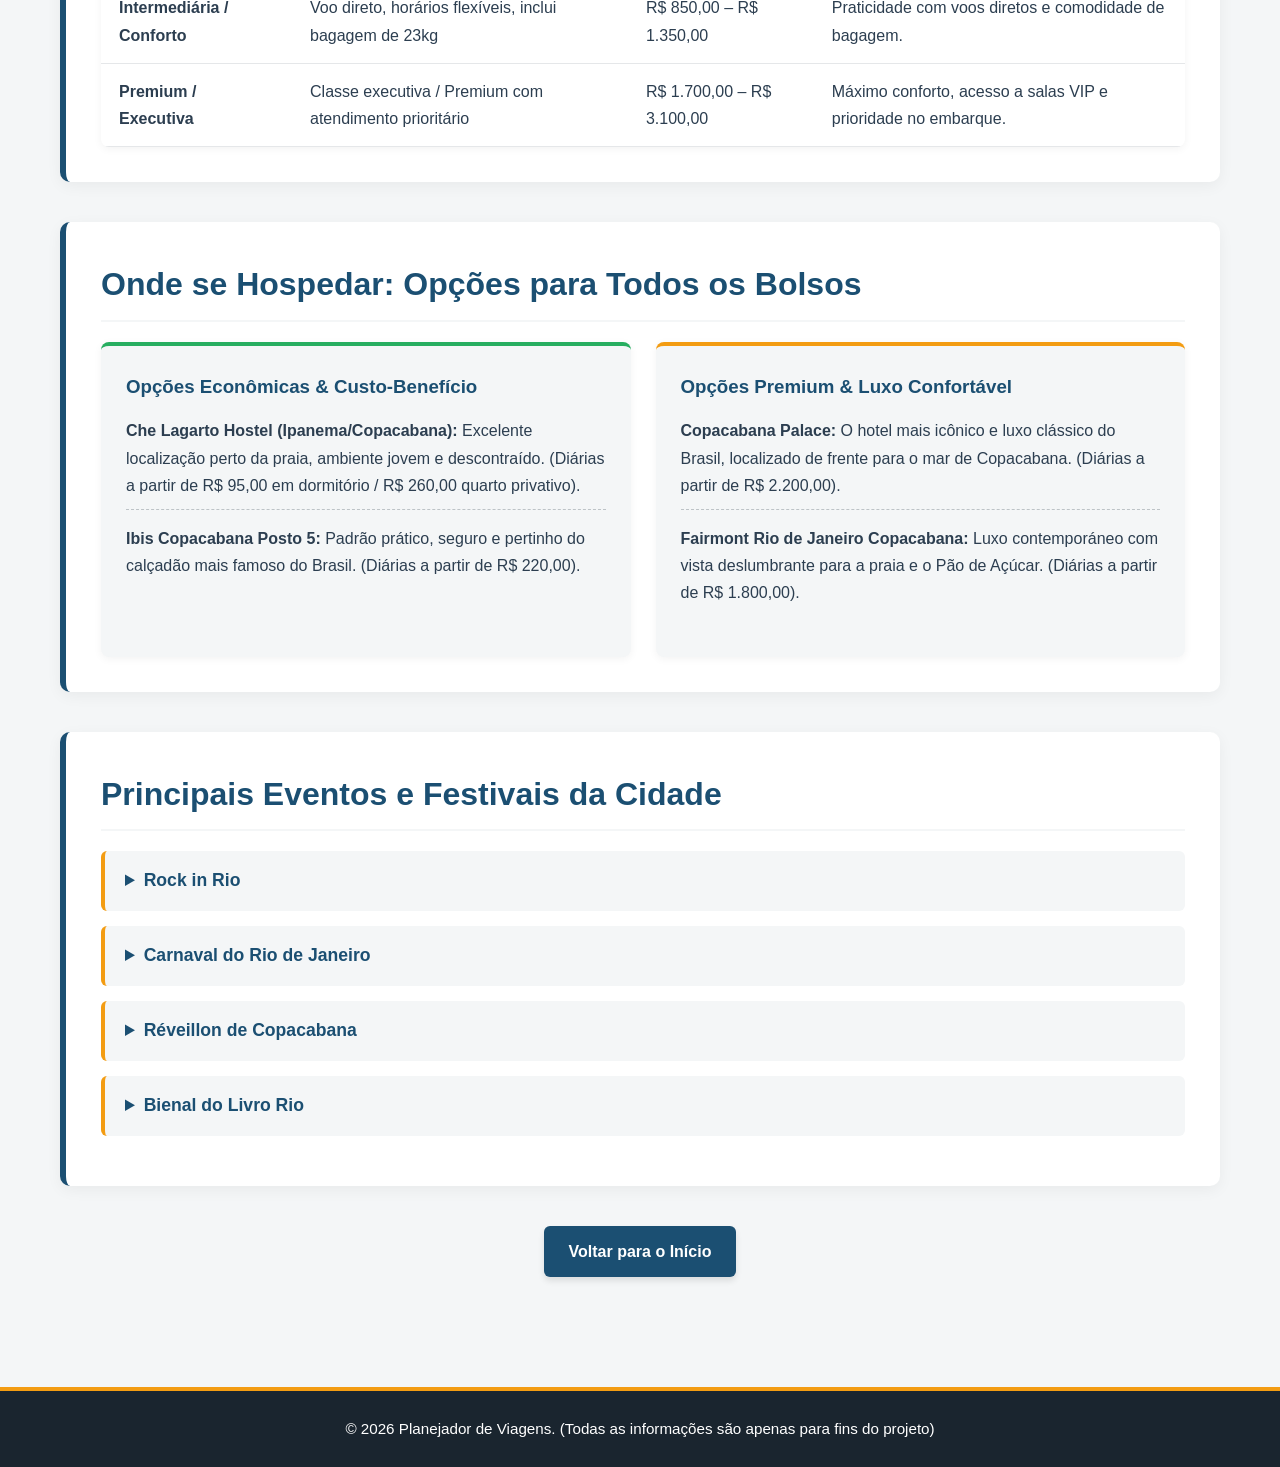
<file: HTML/Rio.html>
<!DOCTYPE html>
<html lang="pt-br">

<head>
    <meta charset="UTF-8">
    <meta name="viewport" content="width=device-width, initial-scale=1.0">
    <title>Rio de Janeiro - Planejador de Viagens</title>
    <!-- Link para o CSS exclusivo do Rio de Janeiro -->
    <link rel="stylesheet" href="../CSS/Rio.css">
</head>

<body>

    <!-- Cabeçalho Principal -->
    <header id="cabecalho">
        <h1>Rio de Janeiro </h1>
        <p>A Cidade Maravilhosa, entre o mar, as montanhas e muita energia positiva</p>
    </header>

    <!-- Menu de Navegação (Flexbox) -->
    <nav id="menu">
        <a href="../index.html">Inicio</a>
        <a href="Planejamento.html">Planeje sua Viagem</a>
        <a href="Suporte.html">Suporte</a>
    </nav>

    <!-- Conteúdo Principal -->
    <main id="conteudo">

        <!-- 1. Sobre a Cidade -->
        <section class="secao-info">
            <h2>Sobre a Cidade do Rio de Janeiro</h2>
            <p>O Rio de Janeiro é mundialmente conhecido como a "Cidade Maravilhosa". A capital fluminense encanta
                moradores e turistas por sua geografia única, onde a imensidão do Oceano Atlântico se encontra com
                florestas tropicais exuberantes e relevos montanhosos icônicos como o Pão de Açúcar e o Corcovado.</p>
            <p>Além de praias famosas internacionalmente como Copacabana e Ipanema, o Rio pulsa com uma rica herança
                cultural, samba contagiante, arquitetura histórica e uma hospitalidade calorosa que faz qualquer
                visitante se sentir em casa.</p>
        </section>

        <!-- 2. Locais Imperdíveis para Visitar -->
        <section class="secao-info">
            <h2> Locais Imperdíveis para Conhecer</h2>
            <div class="grid-locais">
                <article class="card-local">
                    <h3>Cristo Redentor & Corcovado</h3>
                    <p>Uma das Sete Maravilhas do Mundo Moderno. Situado no alto do morro do Corcovado, oferece uma
                        vista panorâmica inesquecível de toda a cidade.</p>
                </article>

                <article class="card-local">
                    <h3>Parque Nacional da Tijuca & Pão de Açúcar</h3>
                    <p>Passeio de bondinho na Urca com vistas espetaculares da Baía de Guanabara, somado à maior
                        floresta urbana replantada do mundo.</p>
                </article>

                <article class="card-local">
                    <h3>Praias de Copacabana e Ipanema</h3>
                    <p>As faixas de areia mais famosas do planeta, ideais para caminhar no calçadão, tomar uma água de
                        coco gelada e assistir ao pôr do sol na Arpoador.</p>
                </article>

                <article class="card-local">
                    <h3>Bairro de Santa Teresa & Escadaria Selarón</h3>
                    <p>Ruas charmosas de paralelepípedo, bondinhos históricos, ateliês de artistas e a vibrante
                        Escadaria Selarón colorida com azulejos do mundo todo.</p>
                </article>
            </div>
        </section>

        <!-- 3. Valores Médios de Passagens (Tabela) -->
        <section class="secao-info">
            <h2> Valores Médios de Passagens Aéreas (Ida e Volta)</h2>
            <p>Confira a estimativa de custos para voar até os aeroportos do Galeão (GIG) ou Santos Dumont (SDU):</p>

            <table class="tabela-precos">
                <thead>
                    <tr>
                        <th>Categoria</th>
                        <th>Tipo de Voo / Serviço</th>
                        <th>Preço Médio (Ida e Volta)</th>
                        <th>Vantagens</th>
                    </tr>
                </thead>
                <tbody>
                    <tr>
                        <td><strong>Econômica / Promoção</strong></td>
                        <td>Voo com antecedência, sem bagagem despachada</td>
                        <td>R$ 420,00 – R$ 720,00</td>
                        <td>Ótima opção para economizar no orçamento da viagem.</td>
                    </tr>
                    <tr>
                        <td><strong>Intermediária / Conforto</strong></td>
                        <td>Voo direto, horários flexíveis, inclui bagagem de 23kg</td>
                        <td>R$ 850,00 – R$ 1.350,00</td>
                        <td>Praticidade com voos diretos e comodidade de bagagem.</td>
                    </tr>
                    <tr>
                        <td><strong>Premium / Executiva</strong></td>
                        <td>Classe executiva / Premium com atendimento prioritário</td>
                        <td>R$ 1.700,00 – R$ 3.100,00</td>
                        <td>Máximo conforto, acesso a salas VIP e prioridade no embarque.</td>
                    </tr>
                </tbody>
            </table>
        </section>

        <!-- 4. Opções de Hospedagem -->
        <section class="secao-info">
            <h2> Onde se Hospedar: Opções para Todos os Bolsos</h2>

            <div class="hospedagens-container">
                <div class="box-hospedagem economica">
                    <h3> Opções Econômicas & Custo-Benefício</h3>
                    <ul>
                        <li><strong>Che Lagarto Hostel (Ipanema/Copacabana):</strong> Excelente localização perto da
                            praia, ambiente jovem e descontraído. (Diárias a partir de R$ 95,00 em dormitório / R$
                            260,00 quarto privativo).</li>
                        <li><strong>Ibis Copacabana Posto 5:</strong> Padrão prático, seguro e pertinho do calçadão mais
                            famoso do Brasil. (Diárias a partir de R$ 220,00).</li>
                    </ul>
                </div>

                <div class="box-hospedagem luxo">
                    <h3> Opções Premium & Luxo Confortável</h3>
                    <ul>
                        <li><strong>Copacabana Palace:</strong> O hotel mais icônico e luxo clássico do Brasil,
                            localizado de frente para o mar de Copacabana. (Diárias a partir de R$ 2.200,00).</li>
                        <li><strong>Fairmont Rio de Janeiro Copacabana:</strong> Luxo contemporáneo com vista
                            deslumbrante para a praia e o Pão de Açúcar. (Diárias a partir de R$ 1.800,00).</li>
                    </ul>
                </div>
            </div>
        </section>

        <!-- 5. Eventos e Festivais no Rio de Janeiro -->
        <section class="secao-info">
            <h2> Principais Eventos e Festivais da Cidade</h2>

            <details class="curiosidade-item">
                <summary> Rock in Rio</summary>
                <img src="../imagens/rockrio.jpg" width="600" alt="Rock in Rio">
                <p>O maior festival de música e entretenimento do mundo. Realizado na Cidade do Rock, reúne grandes
                    ícones do rock, pop e pop mundial a cada edição com estruturas gigantescas.</p>
            </details>

            <details class="curiosidade-item">
                <summary> Carnaval do Rio de Janeiro</summary>
                <img src="../imagens/carnaval_rio.jpg" width="600" alt="Carnaval do Rio de Janeiro">
                <p>O espetáculo da Terra na Marquês de Sapucaí com os desfiles das escolas de samba, além dos blocos de
                    rua tradicionais que tomam conta de todos os bairros da cidade.</p>
            </details>

            <details class="curiosidade-item">
                <summary> Réveillon de Copacabana</summary>
                <img src="../imagens/copacabana.jpg" width="600" alt="Réveillon de Copacabana">
                <p>A maior festa de virada de ano ao ar livre do planeta, famosa pela queima de fogos de artifício na
                    praia de Copacabana e pelo show de luzes na orla.</p>
            </details>

            <details class="curiosidade-item">
                <summary> Bienal do Livro Rio</summary>
                <img src="../imagens/livros.jpg" width="600" alt="Bienal do Livro Rio">
                <p>O maior festival de literatura, cultura e entretenimento do país, realizado no Riocentro, reunindo
                    autores nacionais e internacionais de grande destaque.</p>
            </details>
        </section>

        <!-- Botão de Retorno ao Início -->
        <div class="container-voltar">
            <a href="../index.html" class="btn-voltar"> Voltar para o Início</a>
        </div>

    </main>

    <!-- Rodapé -->
    <footer id="rodape">
        <p>&copy; 2026 Planejador de Viagens. (Todas as informações são apenas para fins do projeto)</p>
    </footer>

</body>

</html>
</file>
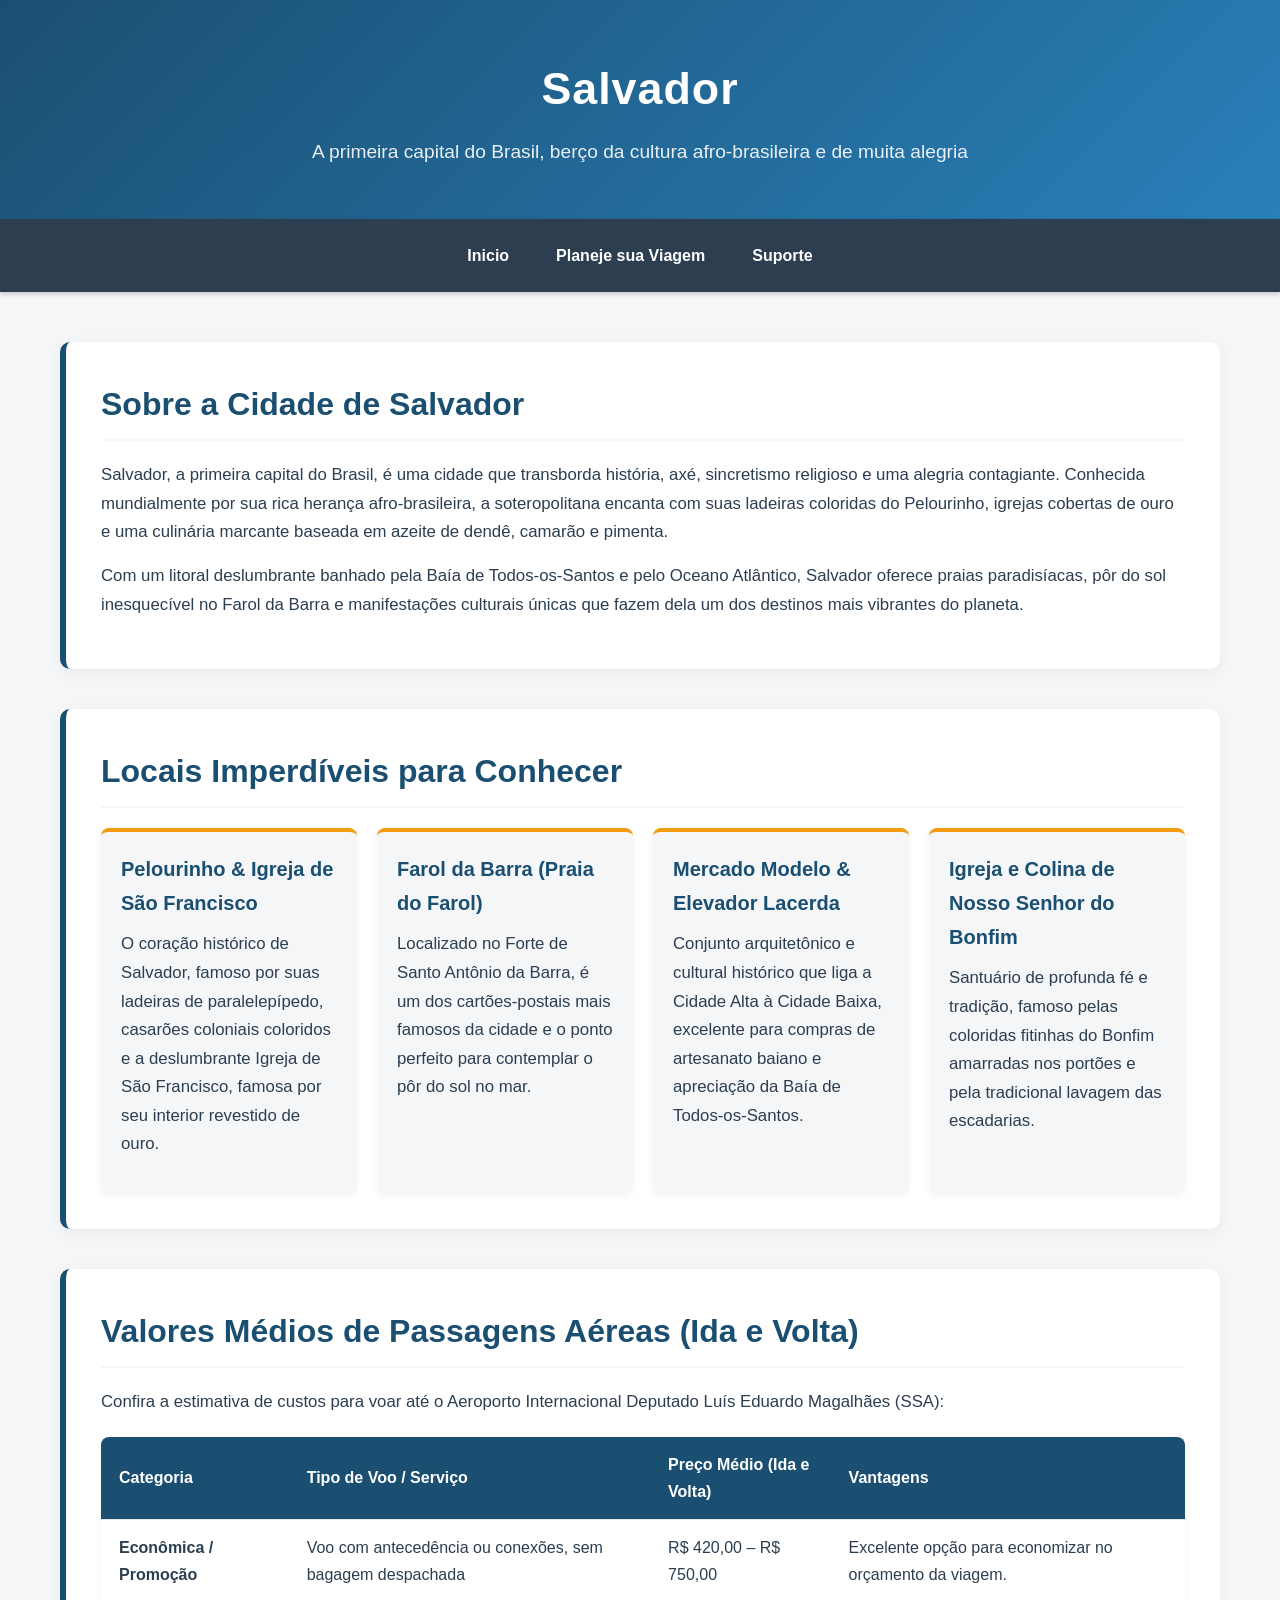
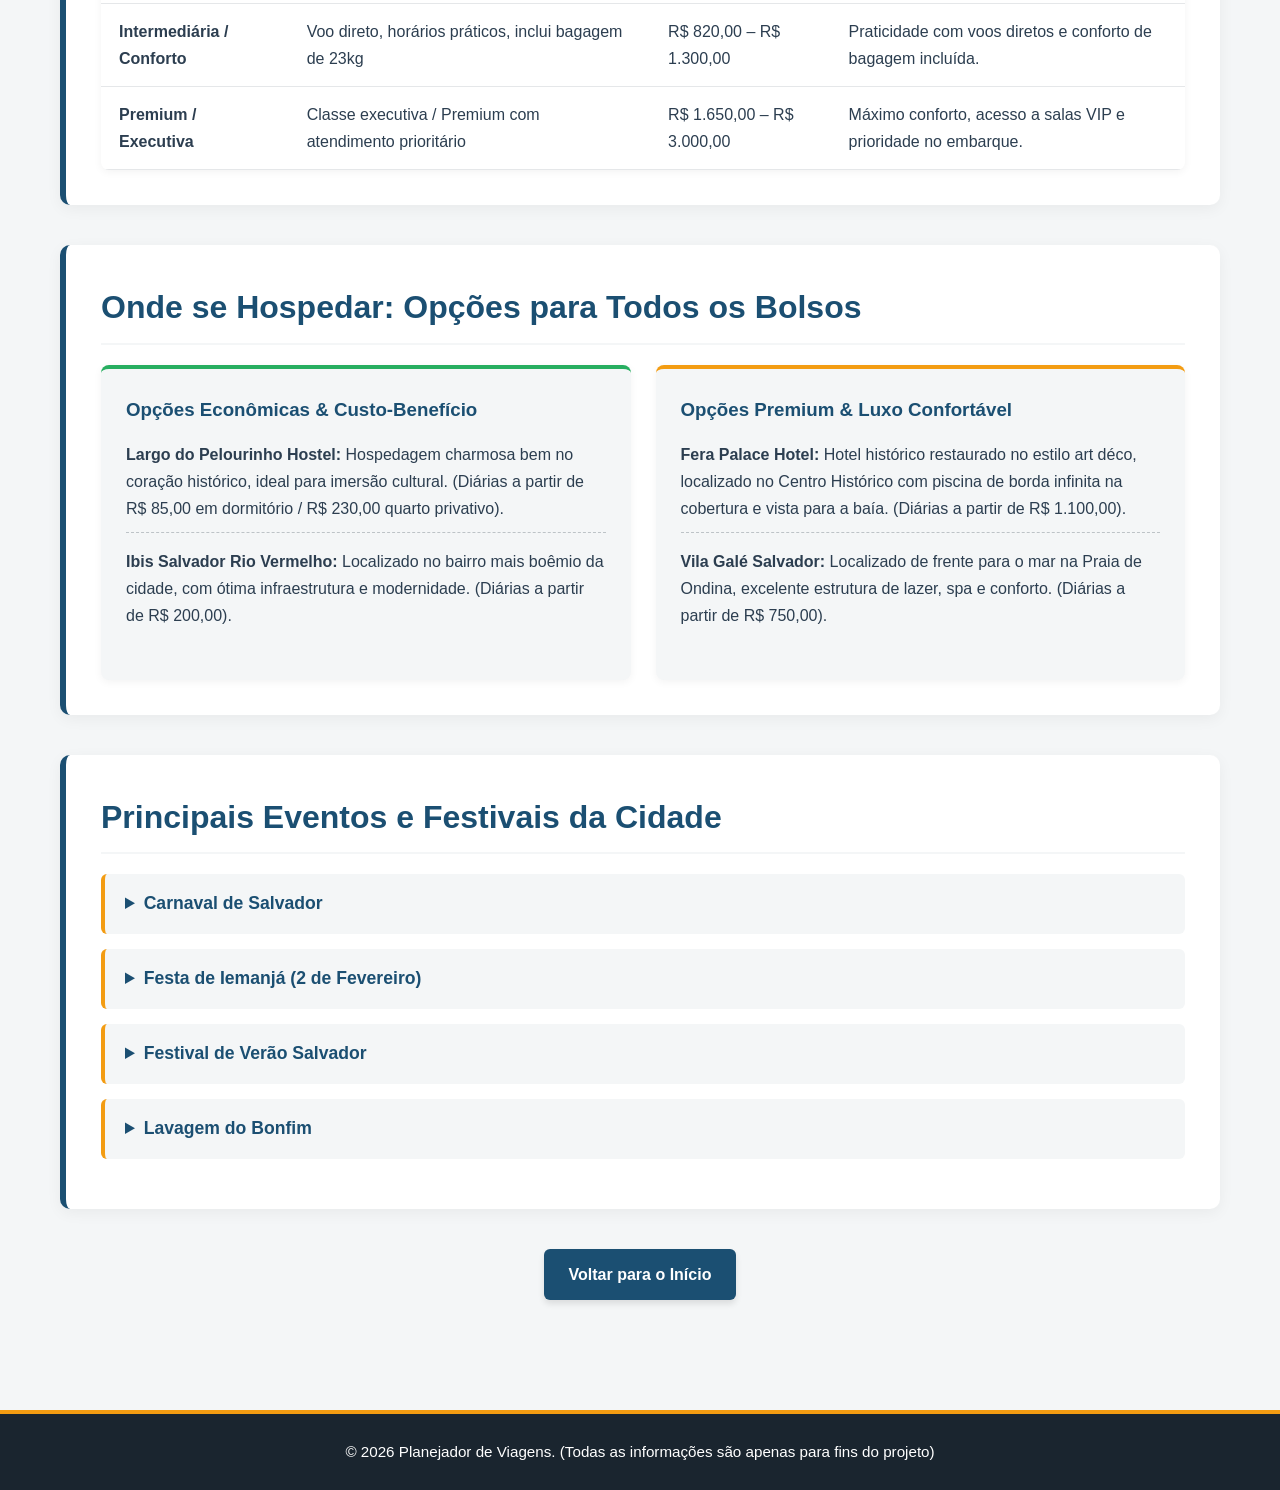
<file: HTML/Salvador.html>
<!DOCTYPE html>
<html lang="pt-br">

<head>
    <meta charset="UTF-8">
    <meta name="viewport" content="width=device-width, initial-scale=1.0">
    <title>Salvador - Planejador de Viagens</title>
    <!-- Link para o CSS exclusivo de Salvador -->
    <link rel="stylesheet" href="../CSS/Salvador.css">
</head>

<body>

    <!-- Cabeçalho Principal -->
    <header id="cabecalho">
        <h1>Salvador </h1>
        <p>A primeira capital do Brasil, berço da cultura afro-brasileira e de muita alegria</p>
    </header>

    <!-- Menu de Navegação (Flexbox) -->
    <nav id="menu">
        <a href="../index.html">Inicio</a>
        <a href="Planejamento.html">Planeje sua Viagem</a>
        <a href="Suporte.html">Suporte</a>
    </nav>

    <!-- Conteúdo Principal -->
    <main id="conteudo">

        <!-- 1. Sobre a Cidade -->
        <section class="secao-info">
            <h2>Sobre a Cidade de Salvador</h2>
            <p>Salvador, a primeira capital do Brasil, é uma cidade que transborda história, axé, sincretismo religioso
                e uma alegria contagiante. Conhecida mundialmente por sua rica herança afro-brasileira, a soteropolitana
                encanta com suas ladeiras coloridas do Pelourinho, igrejas cobertas de ouro e uma culinária marcante
                baseada em azeite de dendê, camarão e pimenta.</p>
            <p>Com um litoral deslumbrante banhado pela Baía de Todos-os-Santos e pelo Oceano Atlântico, Salvador
                oferece praias paradisíacas, pôr do sol inesquecível no Farol da Barra e manifestações culturais únicas
                que fazem dela um dos destinos mais vibrantes do planeta.</p>
        </section>

        <!-- 2. Locais Imperdíveis para Visitar -->
        <section class="secao-info">
            <h2> Locais Imperdíveis para Conhecer</h2>
            <div class="grid-locais">
                <article class="card-local">
                    <h3>Pelourinho & Igreja de São Francisco</h3>
                    <p>O coração histórico de Salvador, famoso por suas ladeiras de paralelepípedo, casarões coloniais
                        coloridos e a deslumbrante Igreja de São Francisco, famosa por seu interior revestido de ouro.
                    </p>
                </article>

                <article class="card-local">
                    <h3>Farol da Barra (Praia do Farol)</h3>
                    <p>Localizado no Forte de Santo Antônio da Barra, é um dos cartões-postais mais famosos da cidade e
                        o ponto perfeito para contemplar o pôr do sol no mar.</p>
                </article>

                <article class="card-local">
                    <h3>Mercado Modelo & Elevador Lacerda</h3>
                    <p>Conjunto arquitetônico e cultural histórico que liga a Cidade Alta à Cidade Baixa, excelente para
                        compras de artesanato baiano e apreciação da Baía de Todos-os-Santos.</p>
                </article>

                <article class="card-local">
                    <h3>Igreja e Colina de Nosso Senhor do Bonfim</h3>
                    <p>Santuário de profunda fé e tradição, famoso pelas coloridas fitinhas do Bonfim amarradas nos
                        portões e pela tradicional lavagem das escadarias.</p>
                </article>
            </div>
        </section>

        <!-- 3. Valores Médios de Passagens (Tabela) -->
        <section class="secao-info">
            <h2> Valores Médios de Passagens Aéreas (Ida e Volta)</h2>
            <p>Confira a estimativa de custos para voar até o Aeroporto Internacional Deputado Luís Eduardo Magalhães
                (SSA):</p>

            <table class="tabela-precos">
                <thead>
                    <tr>
                        <th>Categoria</th>
                        <th>Tipo de Voo / Serviço</th>
                        <th>Preço Médio (Ida e Volta)</th>
                        <th>Vantagens</th>
                    </tr>
                </thead>
                <tbody>
                    <tr>
                        <td><strong>Econômica / Promoção</strong></td>
                        <td>Voo com antecedência ou conexões, sem bagagem despachada</td>
                        <td>R$ 420,00 – R$ 750,00</td>
                        <td>Excelente opção para economizar no orçamento da viagem.</td>
                    </tr>
                    <tr>
                        <td><strong>Intermediária / Conforto</strong></td>
                        <td>Voo direto, horários práticos, inclui bagagem de 23kg</td>
                        <td>R$ 820,00 – R$ 1.300,00</td>
                        <td>Praticidade com voos diretos e conforto de bagagem incluída.</td>
                    </tr>
                    <tr>
                        <td><strong>Premium / Executiva</strong></td>
                        <td>Classe executiva / Premium com atendimento prioritário</td>
                        <td>R$ 1.650,00 – R$ 3.000,00</td>
                        <td>Máximo conforto, acesso a salas VIP e prioridade no embarque.</td>
                    </tr>
                </tbody>
            </table>
        </section>

        <!-- 4. Opções de Hospedagem -->
        <section class="secao-info">
            <h2> Onde se Hospedar: Opções para Todos os Bolsos</h2>

            <div class="hospedagens-container">
                <div class="box-hospedagem economica">
                    <h3> Opções Econômicas & Custo-Benefício</h3>
                    <ul>
                        <li><strong>Largo do Pelourinho Hostel:</strong> Hospedagem charmosa bem no coração histórico,
                            ideal para imersão cultural. (Diárias a partir de R$ 85,00 em dormitório / R$ 230,00 quarto
                            privativo).</li>
                        <li><strong>Ibis Salvador Rio Vermelho:</strong> Localizado no bairro mais boêmio da cidade, com
                            ótima infraestrutura e modernidade. (Diárias a partir de R$ 200,00).</li>
                    </ul>
                </div>

                <div class="box-hospedagem luxo">
                    <h3> Opções Premium & Luxo Confortável</h3>
                    <ul>
                        <li><strong>Fera Palace Hotel:</strong> Hotel histórico restaurado no estilo art déco,
                            localizado no Centro Histórico com piscina de borda infinita na cobertura e vista para a
                            baía. (Diárias a partir de R$ 1.100,00).</li>
                        <li><strong>Vila Galé Salvador:</strong> Localizado de frente para o mar na Praia de Ondina,
                            excelente estrutura de lazer, spa e conforto. (Diárias a partir de R$ 750,00).</li>
                    </ul>
                </div>
            </div>
        </section>

        <!-- 5. Eventos e Festivais em Salvador -->
        <section class="secao-info">
            <h2> Principais Eventos e Festivais da Cidade</h2>

            <details class="curiosidade-item">
                <summary> Carnaval de Salvador</summary>
                <img src="../imagens/carnaval_salvador.jpg" width="600" alt="Carnaval de Salvador">
                <p>Uma das maiores festas de rua do mundo, dividida nos circuitos Barra-Ondina e Campo Grande, com trios
                    elétricos arrastando multidões ao som de axé music, pagode e grandes artistas.</p>
            </details>

            <details class="curiosidade-item">
                <summary> Festa de Iemanjá (2 de Fevereiro)</summary>
                <img src="../imagens/Iemanjá.jpg" width="600" alt="Festa de Iemanjá">
                <p>Tradicional celebração religiosa e cultural na praia do Rio Vermelho, onde milhares de fiéis vestidos
                    de branco entregam oferendas florais e presentes ao mar para a Rainha do Mar.</p>
            </details>

            <details class="curiosidade-item">
                <summary> Festival de Verão Salvador</summary>
                <img src="../imagens/festival_verao.jpg" width="600" alt="Festival de Verão Salvador">
                <p>Um dos maiores festivais musicais do país, reunindo grandes nomes da MPB, pop, rock e axé em
                    megashows realizados no Parque de Exposições.</p>
            </details>

            <details class="curiosidade-item">
                <summary> Lavagem do Bonfim</summary>
                <img src="../imagens/bonfim.jpg" width="600" alt="Lavagem do Bonfim">
                <p>A segunda maior festa popular da Bahia, que reúne cortejos, baianas com água de cheiro e milhares de
                    devotos caminhando da Basílica de Nossa Senhora da Conceição da Praia até a Colina Sagrada do
                    Bonfim.</p>
            </details>
        </section>

        <!-- Botão de Retorno ao Início -->
        <div class="container-voltar">
            <a href="../index.html" class="btn-voltar"> Voltar para o Início</a>
        </div>

    </main>

    <!-- Rodapé -->
    <footer id="rodape">
        <p>&copy; 2026 Planejador de Viagens. (Todas as informações são apenas para fins do projeto)</p>
    </footer>

</body>

</html>
</file>
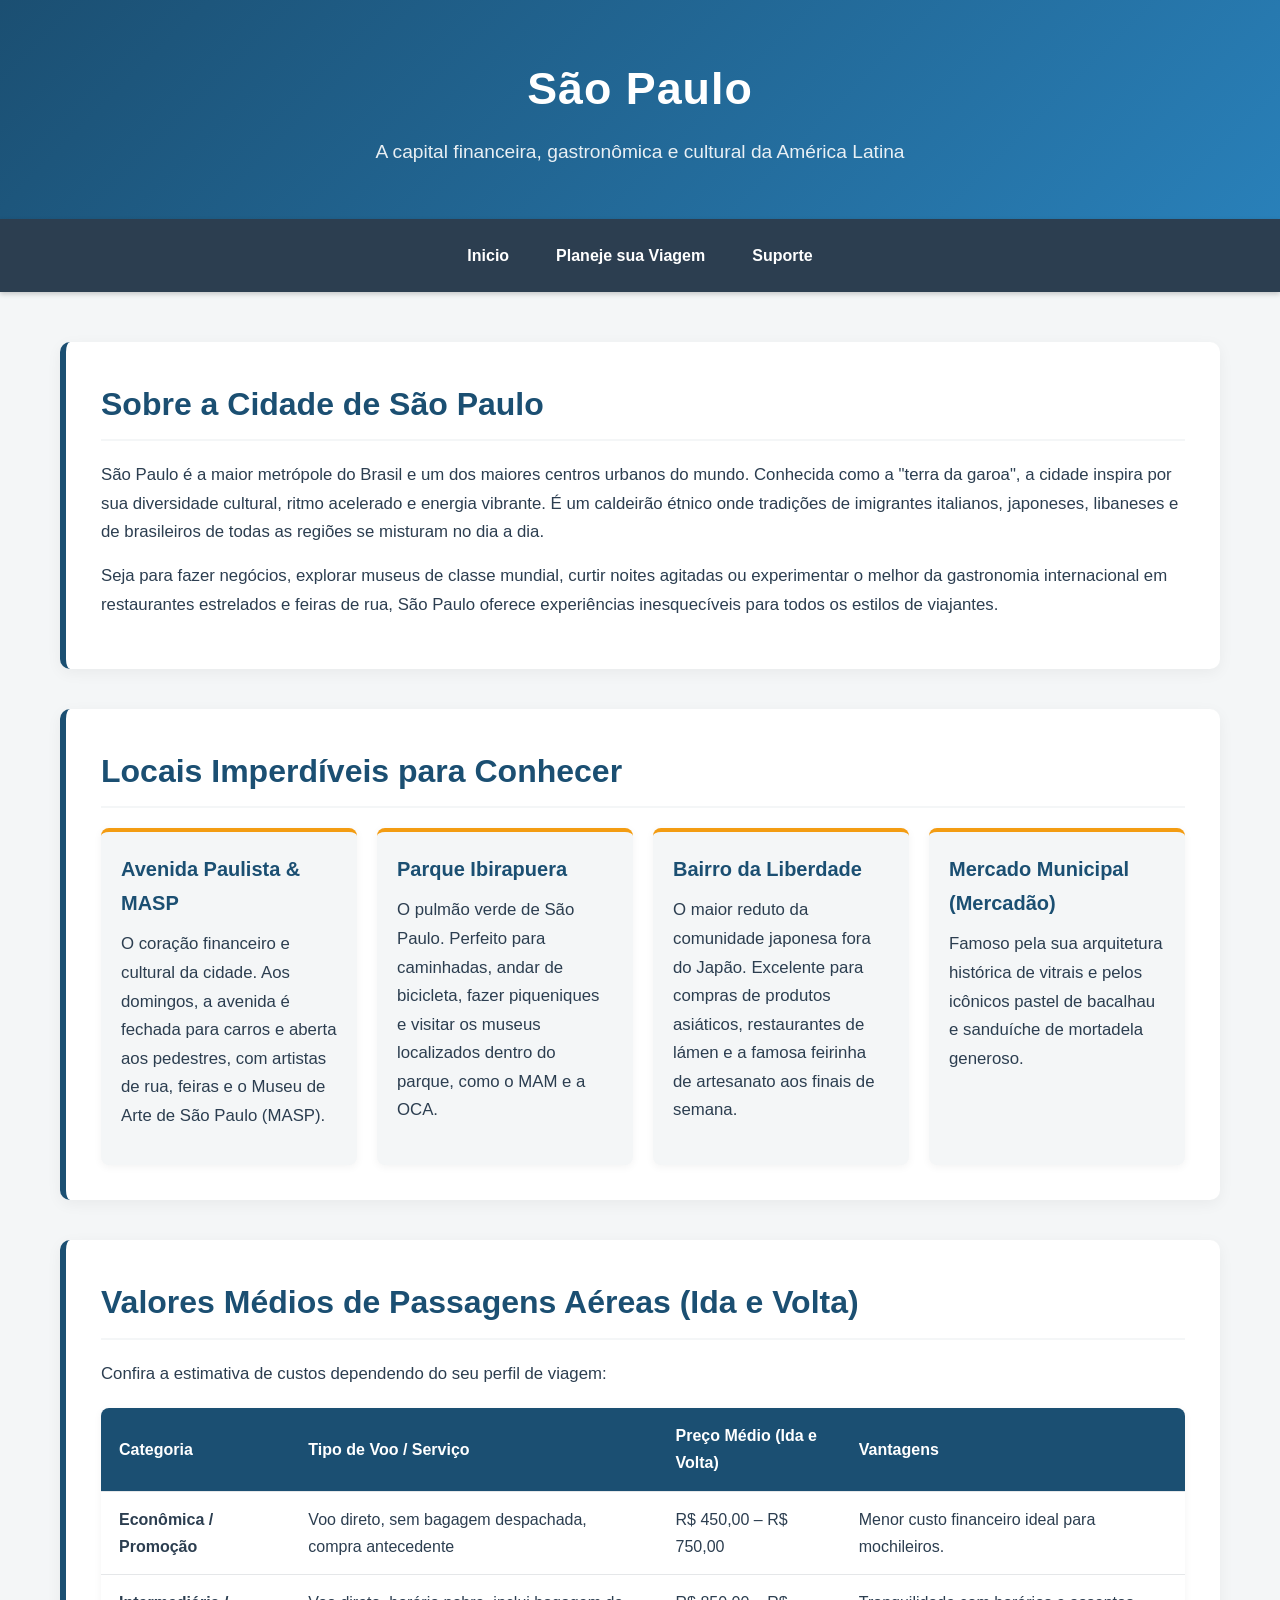
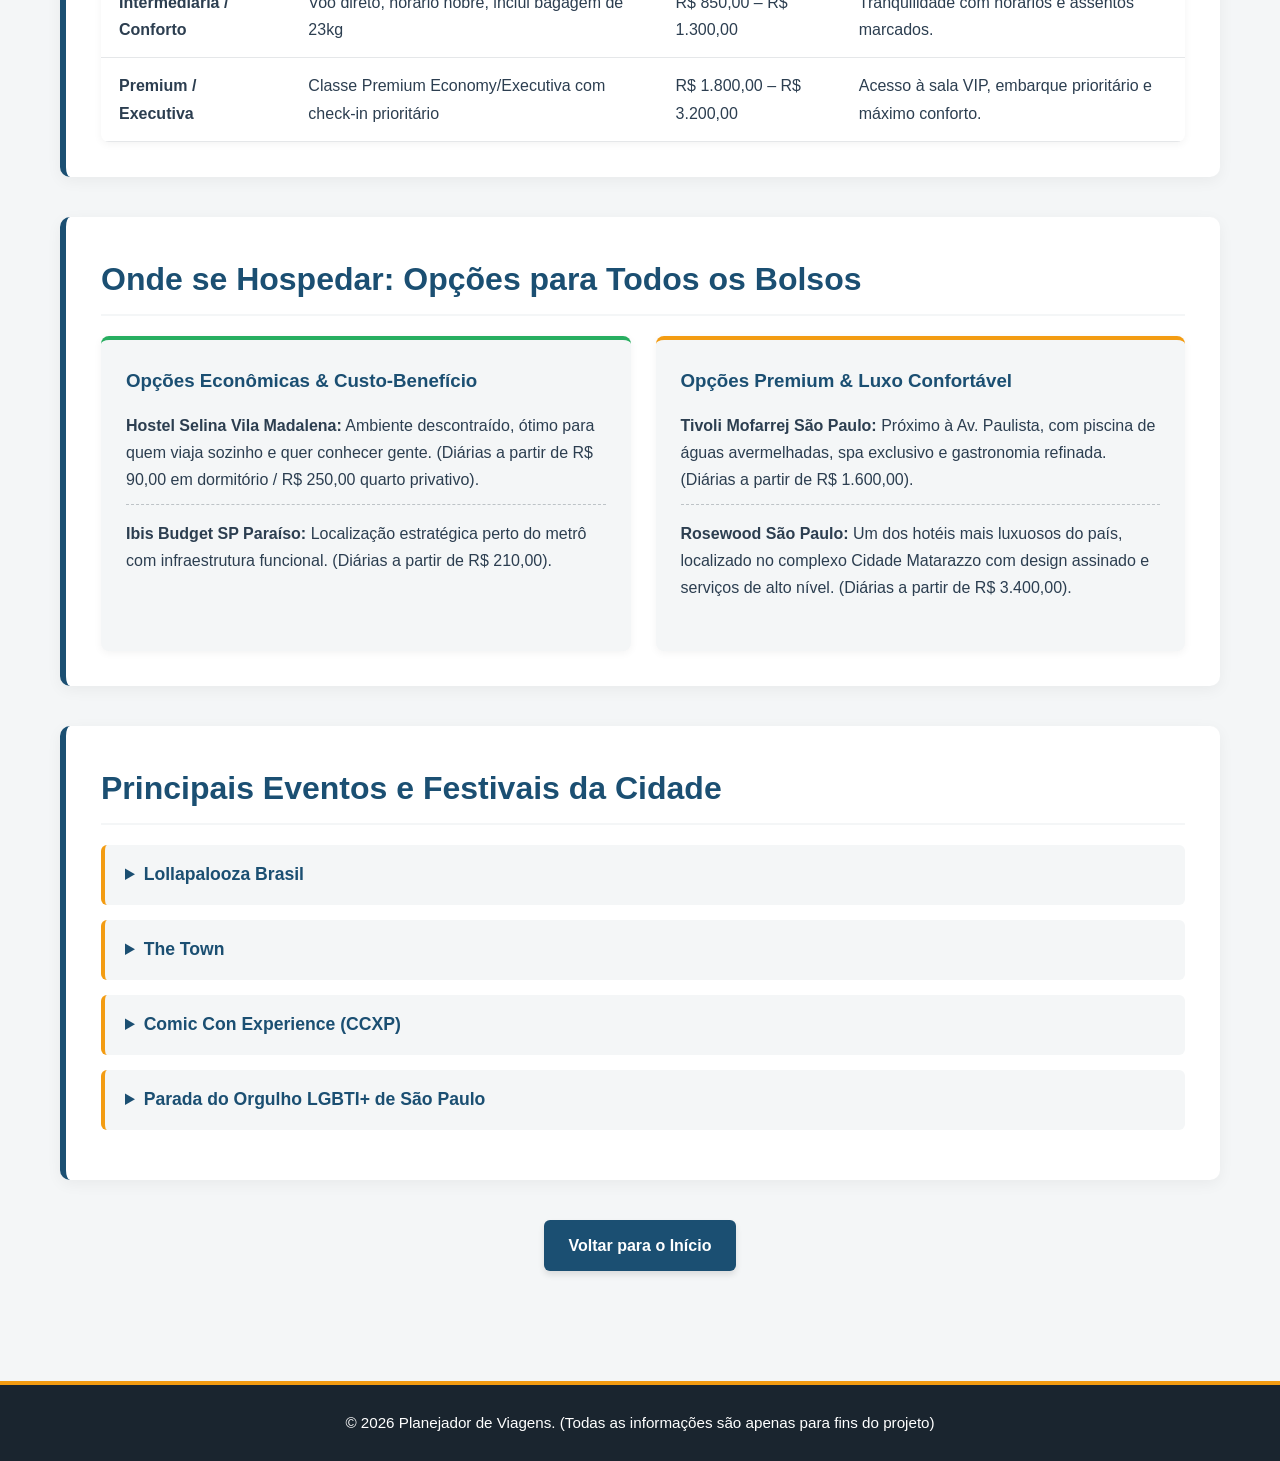
<file: HTML/Sao_Paulo.html>
<!DOCTYPE html>
<html lang="pt-br">

<head>
    <meta charset="UTF-8">
    <meta name="viewport" content="width=device-width, initial-scale=1.0">
    <title>São Paulo - Planejador de Viagens</title>
    <!-- Link para o CSS exclusivo da página de São Paulo -->
    <link rel="stylesheet" href="../CSS/Sao_Paulo.css">
</head>

<body>

    <!-- Cabeçalho Principal -->
    <header id="cabecalho">
        <h1>São Paulo </h1>
        <p>A capital financeira, gastronômica e cultural da América Latina</p>
    </header>

    <!-- Menu de Navegação (Flexbox) -->
    <nav id="menu">
        <a href="../index.html">Inicio</a>
        <a href="Planejamento.html">Planeje sua Viagem</a>
        <a href="Suporte.html">Suporte</a>
    </nav>

    <!-- Conteúdo Principal -->
    <main id="conteudo">

        <!-- 1. Sobre a Cidade -->
        <section class="secao-info">
            <h2>Sobre a Cidade de São Paulo</h2>
            <p>São Paulo é a maior metrópole do Brasil e um dos maiores centros urbanos do mundo. Conhecida como a
                "terra da garoa", a cidade inspira por sua diversidade cultural, ritmo acelerado e energia vibrante. É
                um caldeirão étnico onde tradições de imigrantes italianos, japoneses, libaneses e de brasileiros de
                todas as regiões se misturam no dia a dia.</p>
            <p>Seja para fazer negócios, explorar museus de classe mundial, curtir noites agitadas ou experimentar o
                melhor da gastronomia internacional em restaurantes estrelados e feiras de rua, São Paulo oferece
                experiências inesquecíveis para todos os estilos de viajantes.</p>
        </section>

        <!-- 2. Locais Imperdíveis para Visitar -->
        <section class="secao-info">
            <h2> Locais Imperdíveis para Conhecer</h2>
            <div class="grid-locais">
                <article class="card-local">
                    <h3>Avenida Paulista & MASP</h3>
                    <p>O coração financeiro e cultural da cidade. Aos domingos, a avenida é fechada para carros e aberta
                        aos pedestres, com artistas de rua, feiras e o Museu de Arte de São Paulo (MASP).</p>
                </article>

                <article class="card-local">
                    <h3>Parque Ibirapuera</h3>
                    <p>O pulmão verde de São Paulo. Perfeito para caminhadas, andar de bicicleta, fazer piqueniques e
                        visitar os museus localizados dentro do parque, como o MAM e a OCA.</p>
                </article>

                <article class="card-local">
                    <h3>Bairro da Liberdade</h3>
                    <p>O maior reduto da comunidade japonesa fora do Japão. Excelente para compras de produtos
                        asiáticos, restaurantes de lámen e a famosa feirinha de artesanato aos finais de semana.</p>
                </article>

                <article class="card-local">
                    <h3>Mercado Municipal (Mercadão)</h3>
                    <p>Famoso pela sua arquitetura histórica de vitrais e pelos icônicos pastel de bacalhau e sanduíche
                        de mortadela generoso.</p>
                </article>
            </div>
        </section>

        <!-- 3. Valores Médios de Passagens (Tabela) -->
        <section class="secao-info">
            <h2> Valores Médios de Passagens Aéreas (Ida e Volta)</h2>
            <p>Confira a estimativa de custos dependendo do seu perfil de viagem:</p>

            <table class="tabela-precos">
                <thead>
                    <tr>
                        <th>Categoria</th>
                        <th>Tipo de Voo / Serviço</th>
                        <th>Preço Médio (Ida e Volta)</th>
                        <th>Vantagens</th>
                    </tr>
                </thead>
                <tbody>
                    <tr>
                        <td><strong>Econômica / Promoção</strong></td>
                        <td>Voo direto, sem bagagem despachada, compra antecedente</td>
                        <td>R$ 450,00 – R$ 750,00</td>
                        <td>Menor custo financeiro ideal para mochileiros.</td>
                    </tr>
                    <tr>
                        <td><strong>Intermediária / Conforto</strong></td>
                        <td>Voo direto, horário nobre, inclui bagagem de 23kg</td>
                        <td>R$ 850,00 – R$ 1.300,00</td>
                        <td>Tranquilidade com horários e assentos marcados.</td>
                    </tr>
                    <tr>
                        <td><strong>Premium / Executiva</strong></td>
                        <td>Classe Premium Economy/Executiva com check-in prioritário</td>
                        <td>R$ 1.800,00 – R$ 3.200,00</td>
                        <td>Acesso à sala VIP, embarque prioritário e máximo conforto.</td>
                    </tr>
                </tbody>
            </table>
        </section>

        <!-- 4. Opções de Hospedagem -->
        <section class="secao-info">
            <h2> Onde se Hospedar: Opções para Todos os Bolsos</h2>

            <div class="hospedagens-container">
                <div class="box-hospedagem economica">
                    <h3> Opções Econômicas & Custo-Benefício</h3>
                    <ul>
                        <li><strong>Hostel Selina Vila Madalena:</strong> Ambiente descontraído, ótimo para quem viaja
                            sozinho e quer conhecer gente. (Diárias a partir de R$ 90,00 em dormitório / R$ 250,00
                            quarto privativo).</li>
                        <li><strong>Ibis Budget SP Paraíso:</strong> Localização estratégica perto do metrô com
                            infraestrutura funcional. (Diárias a partir de R$ 210,00).</li>
                    </ul>
                </div>

                <div class="box-hospedagem luxo">
                    <h3> Opções Premium & Luxo Confortável</h3>
                    <ul>
                        <li><strong>Tivoli Mofarrej São Paulo:</strong> Próximo à Av. Paulista, com piscina de águas
                            avermelhadas, spa exclusivo e gastronomia refinada. (Diárias a partir de R$ 1.600,00).</li>
                        <li><strong>Rosewood São Paulo:</strong> Um dos hotéis mais luxuosos do país, localizado no
                            complexo Cidade Matarazzo com design assinado e serviços de alto nível. (Diárias a partir de
                            R$ 3.400,00).</li>
                    </ul>
                </div>
            </div>
        </section>

        <!-- 5. Eventos e Festivais em São Paulo -->
        <section class="secao-info">
            <h2> Principais Eventos e Festivais da Cidade</h2>

            <details class="curiosidade-item">
                <summary> Lollapalooza Brasil</summary>
                <img src="../imagens/Lollapalooza-concierge.jpg" width="600" alt="Lollapalooza Brasil">
                <p>Um dos maiores festivais de música alternativa, rock e pop do mundo. Acontece anualmente no Autódromo
                    de Interlagos, reunindo dezenas de atrações internacionais e locais em vários palcos simultâneos.
                </p>
            </details>

            <details class="curiosidade-item">
                <summary> The Town</summary>
                <img src="../imagens/the_town.jpg" width="600" alt="The Town Festival">
                <p>Dos mesmos criadores do Rock in Rio, o The Town é o grande festival de música, cultura e arte
                    concebido para São Paulo. Ocorre também no Autódromo de Interlagos ("Cidade da Música") com
                    megashows e grande infraestrutura.</p>
            </details>

            <details class="curiosidade-item">
                <summary> Comic Con Experience (CCXP)</summary>
                <img src="../imagens/ccxp.jpg" width="600" alt="Comic Con Experience">
                <p>O maior festival de cultura pop do planeta. Realizado no São Paulo Expo, reúne estúdios de cinema,
                    quadrinistas, atores de Hollywood, dubladores e milhares de cosplayers em um evento épico.</p>
            </details>

            <details class="curiosidade-item">
                <summary> Parada do Orgulho LGBTI+ de São Paulo</summary>
                <img src="../imagens/parada_lgbt.jpg" width="600" alt="Parada do Orgulho LGBTI+ de São Paulo">
                <p>Uma das maiores e mais famosas paradas do mundo. Ocorre anualmente na Avenida Paulista, reunindo
                    milhões de pessoas em uma celebração de diversidade, música e luta por direitos.</p>
            </details>
        </section>

        <!-- Botão de Retorno ao Início -->
        <div class="container-voltar">
            <a href="../index.html" class="btn-voltar"> Voltar para o Início</a>
        </div>

    </main>

    <!-- Rodapé -->
    <footer id="rodape">
        <p>&copy; 2026 Planejador de Viagens. (Todas as informações são apenas para fins do projeto)</p>
    </footer>

</body>

</html>
</file>
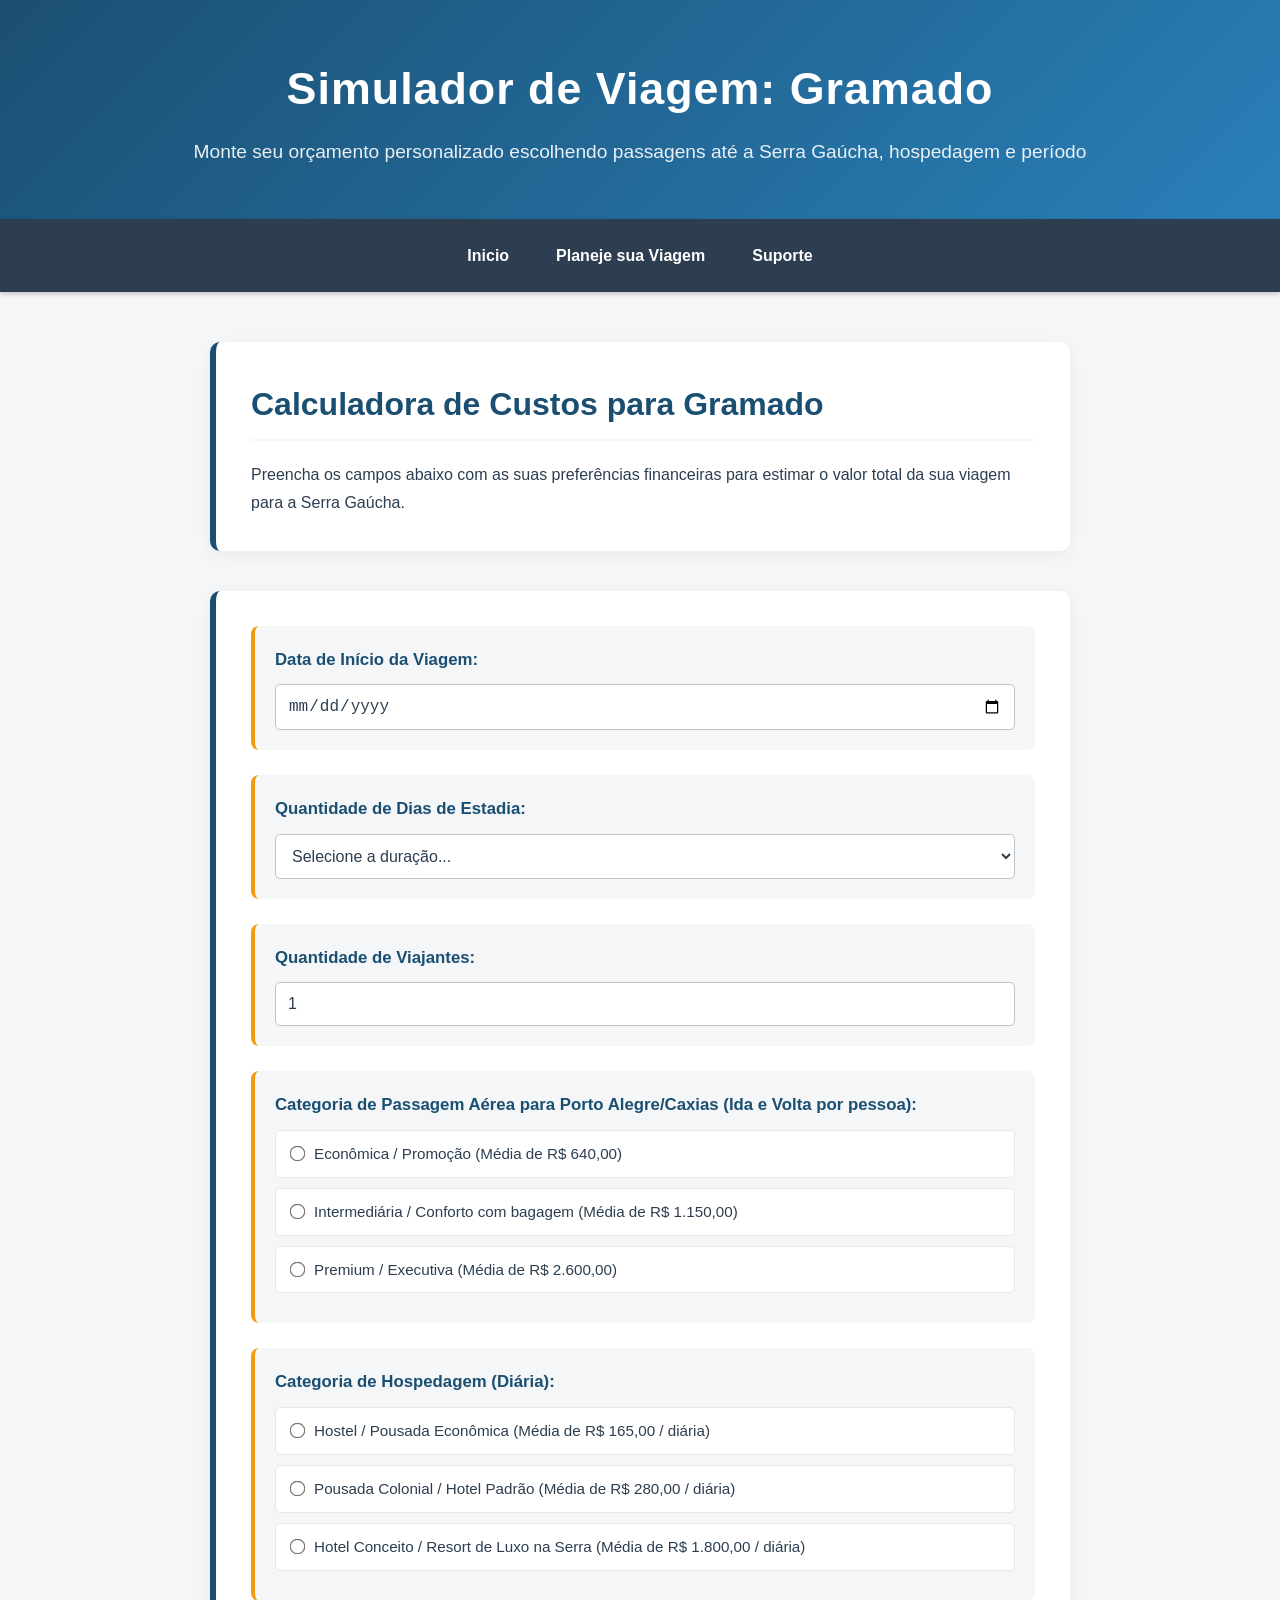
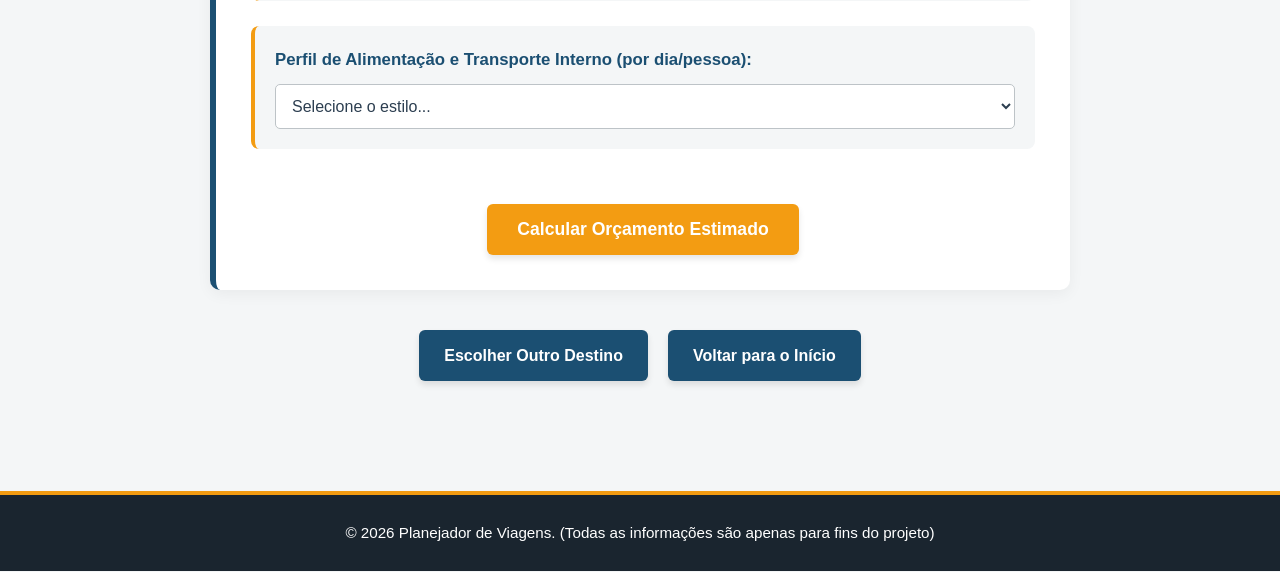
<file: HTML/simulador_gramado.html>
<!DOCTYPE html>
<html lang="pt-br">

<head>
    <meta charset="UTF-8">
    <meta name="viewport" content="width=device-width, initial-scale=1.0">
    <title>Simulador de Orçamento - Gramado</title>
    <!-- Link para o CSS exclusivo do simulador de Gramado -->
    <link rel="stylesheet" href="../CSS/simulador_gramado.css">
</head>

<body>

    <!-- Cabeçalho Principal -->
    <header id="cabecalho">
        <h1>Simulador de Viagem: Gramado </h1>
        <p>Monte seu orçamento personalizado escolhendo passagens até a Serra Gaúcha, hospedagem e período</p>
    </header>

    <!-- Menu de Navegação (Flexbox) -->
    <nav id="menu">
        <a href="../index.html">Inicio</a>
        <a href="Planejamento.html">Planeje sua Viagem</a>
        <a href="Suporte.html">Suporte</a>
    </nav>

    <!-- Conteúdo Principal -->
    <main id="conteudo">

        <section class="secao-info">
            <h2> Calculadora de Custos para Gramado</h2>
            <p>Preencha os campos abaixo com as suas preferências financeiras para estimar o valor total da sua viagem
                para a Serra Gaúcha.</p>
        </section>

        <!-- Formulário do Simulador -->
        <section class="secao-info">
            <form action="#" method="get" class="form-simulador">

                <!-- 1. Período e Duração -->
                <div class="grupo-formulario">
                    <label for="data-viagem"><strong> Data de Início da Viagem:</strong></label>
                    <input type="date" id="data-viagem" name="data_viagem" required>
                </div>

                <div class="grupo-formulario">
                    <label for="dias-estadia"><strong> Quantidade de Dias de Estadia:</strong></label>
                    <select id="dias-estadia" name="dias_estadia" required>
                        <option value="">Selecione a duração...</option>
                        <option value="3">Fim de semana (3 dias)</option>
                        <option value="5">Viagem curta (5 dias)</option>
                        <option value="7">Uma semana (7 dias)</option>
                        <option value="10">Dez dias ou mais</option>
                    </select>
                </div>

                <div class="grupo-formulario">
                    <label for="qtd-pessoas"><strong> Quantidade de Viajantes:</strong></label>
                    <input type="number" id="qtd-pessoas" name="qtd_pessoas" min="1" max="10" value="1" required>
                </div>

                <!-- 2. Escolha de Passagem Aérea (Com base na tabela de Gramado/POA) -->
                <div class="grupo-formulario">
                    <label><strong> Categoria de Passagem Aérea para Porto Alegre/Caxias (Ida e Volta por
                            pessoa):</strong></label>

                    <div class="radio-opcao">
                        <input type="radio" id="passagem-eco" name="passagem" value="640" required>
                        <label for="passagem-eco">Econômica / Promoção (Média de R$ 640,00)</label>
                    </div>

                    <div class="radio-opcao">
                        <input type="radio" id="passagem-med" name="passagem" value="1150">
                        <label for="passagem-med">Intermediária / Conforto com bagagem (Média de R$ 1.150,00)</label>
                    </div>

                    <div class="radio-opcao">
                        <input type="radio" id="passagem-exec" name="passagem" value="2600">
                        <label for="passagem-exec">Premium / Executiva (Média de R$ 2.600,00)</label>
                    </div>
                </div>

                <!-- 3. Escolha de Hospedagem (Com base nas opções de Gramado) -->
                <div class="grupo-formulario">
                    <label><strong> Categoria de Hospedagem (Diária):</strong></label>

                    <div class="radio-opcao">
                        <input type="radio" id="hosp-hostel" name="hospedagem" value="165" required>
                        <label for="hosp-hostel">Hostel / Pousada Econômica (Média de R$ 165,00 / diária)</label>
                    </div>

                    <div class="radio-opcao">
                        <input type="radio" id="hosp-econ" name="hospedagem" value="280">
                        <label for="hosp-econ">Pousada Colonial / Hotel Padrão (Média de R$ 280,00 / diária)</label>
                    </div>

                    <div class="radio-opcao">
                        <input type="radio" id="hosp-luxo" name="hospedagem" value="1800">
                        <label for="hosp-luxo">Hotel Conceito / Resort de Luxo na Serra (Média de R$ 1.800,00 /
                            diária)</label>
                    </div>
                </div>

                <!-- 4. Estimativa de Alimentação e Transporte Local -->
                <div class="grupo-formulario">
                    <label for="perfil-gasto"><strong> Perfil de Alimentação e Transporte Interno (por
                            dia/pessoa):</strong></label>
                    <select id="perfil-gasto" name="perfil_gasto" required>
                        <option value="">Selecione o estilo...</option>
                        <option value="90">Econômico (Lanches rápidos, cafés coloniais simples e transporte urbano)
                        </option>
                        <option value="220">Moderado (Sequências de fondue tradicionais, chocolates e Uber local)
                        </option>
                        <option value="450">Sofisticado (Alta gastronomia serrana, vinhos finos e transfers privativos)
                        </option>
                    </select>
                </div>

                <!-- Botão de Envio / Simulação -->
                <div class="container-botoes-acao">
                    <button type="submit" class="btn-calcular"> Calcular Orçamento Estimado</button>
                </div>

            </form>
        </section>

        <!-- Botões de Navegação -->
        <div class="container-botoes-duplos">
            <a href="Planejamento.html" class="btn-voltar"> Escolher Outro Destino</a>
            <a href="../index.html" class="btn-voltar"> Voltar para o Início</a>
        </div>

    </main>

    <!-- Rodapé -->
    <footer id="rodape">
        <p>&copy; 2026 Planejador de Viagens. (Todas as informações são apenas para fins do projeto)</p>
    </footer>

</body>

</html>
</file>
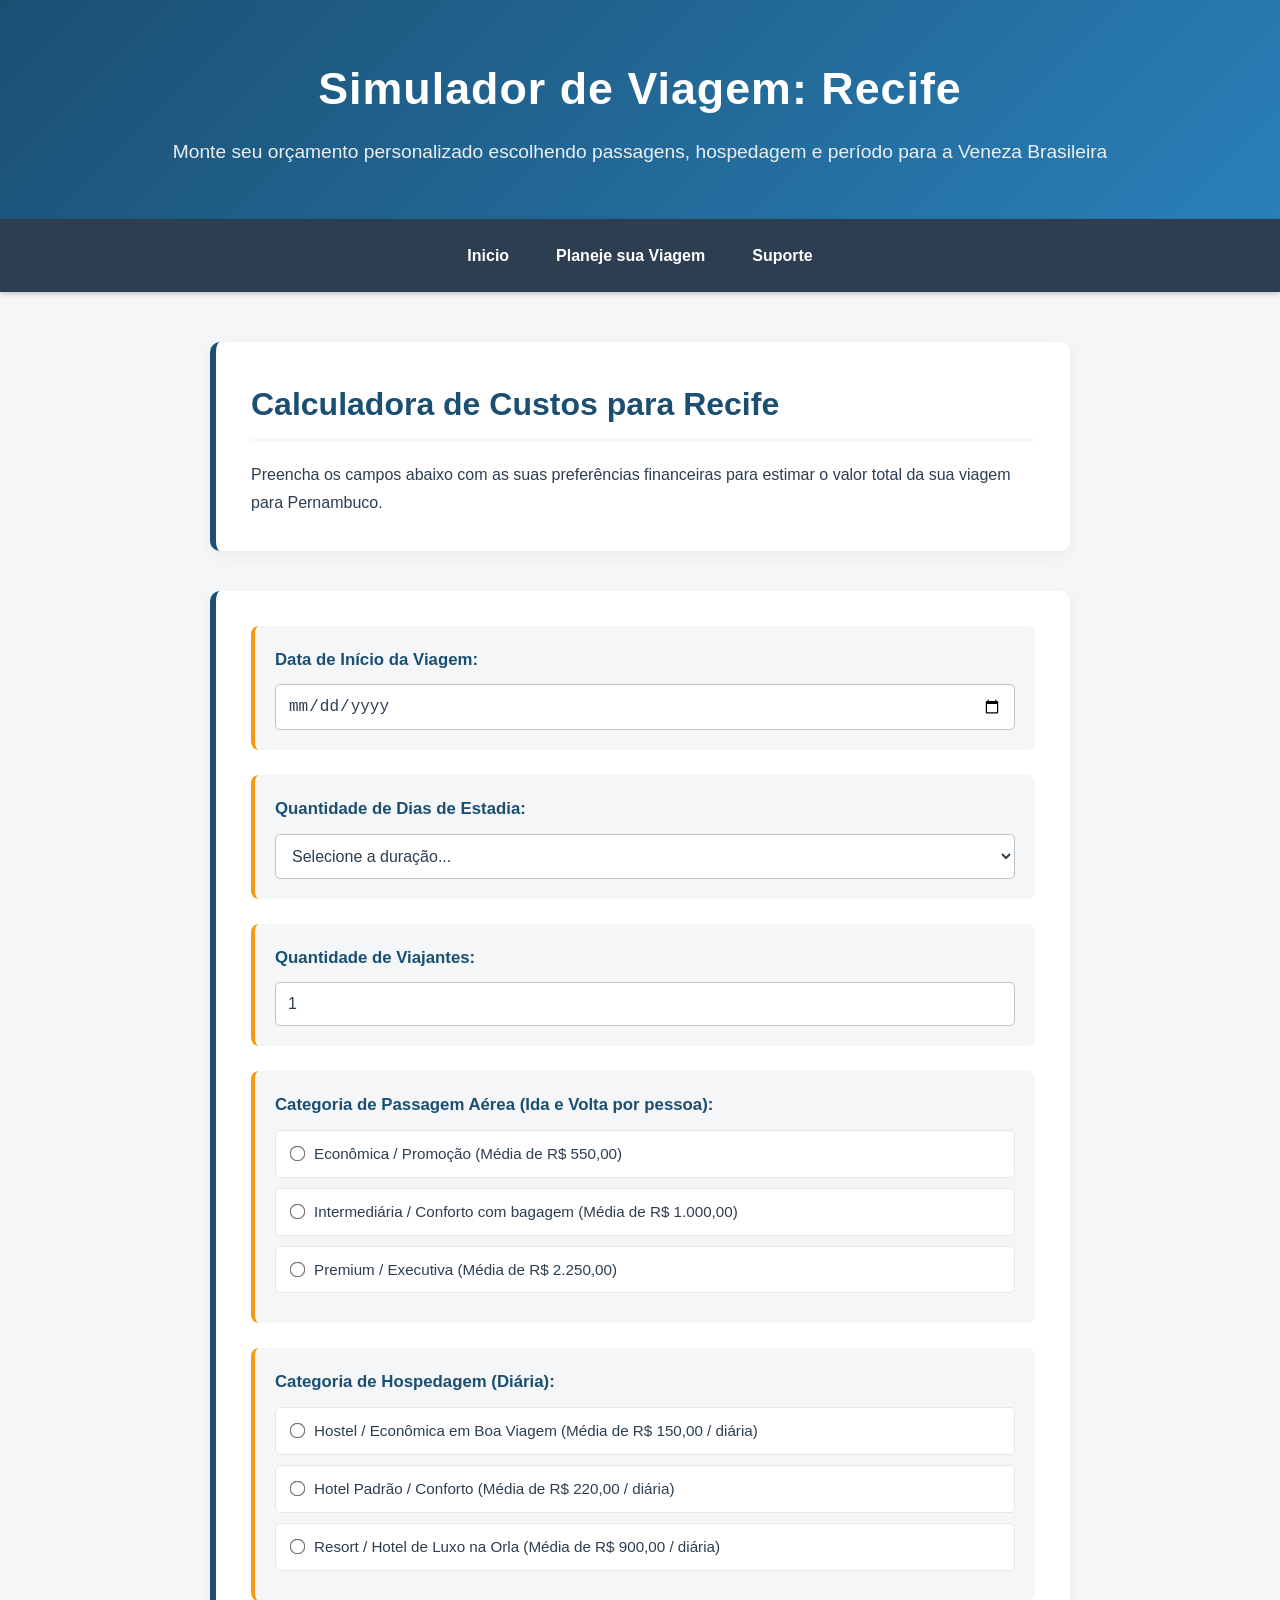
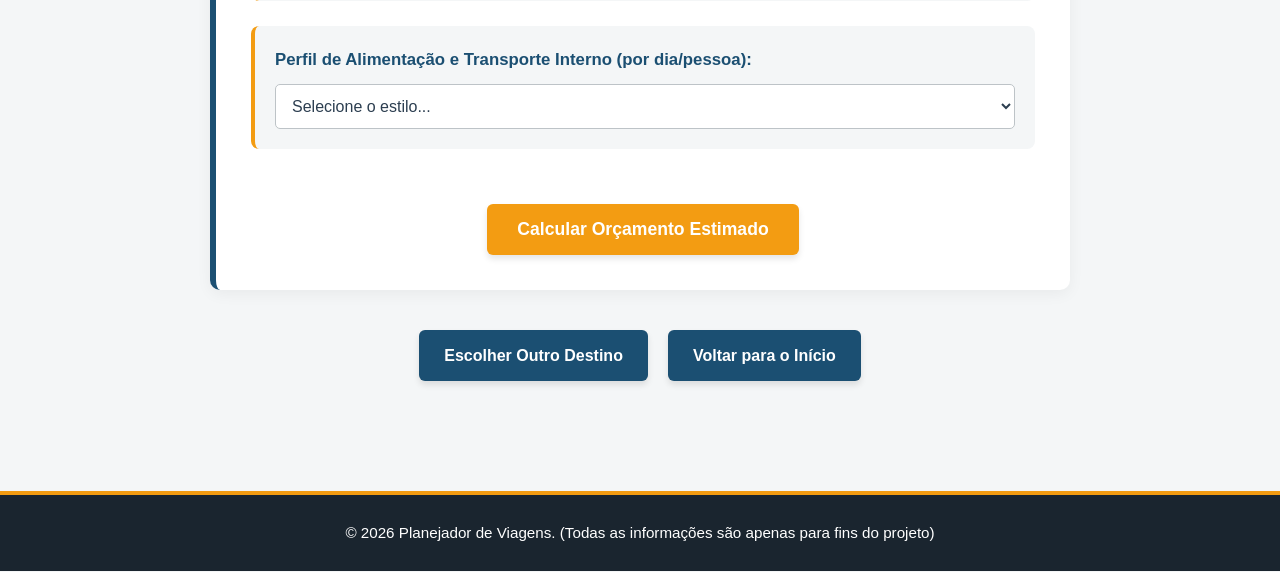
<file: HTML/simulador_recife.html>
<!DOCTYPE html>
<html lang="pt-br">

<head>
    <meta charset="UTF-8">
    <meta name="viewport" content="width=device-width, initial-scale=1.0">
    <title>Simulador de Orçamento - Recife</title>
    <!-- Link para o CSS exclusivo do simulador de Recife -->
    <link rel="stylesheet" href="../CSS/simulador_recife.css">
</head>

<body>

    <!-- Cabeçalho Principal -->
    <header id="cabecalho">
        <h1>Simulador de Viagem: Recife </h1>
        <p>Monte seu orçamento personalizado escolhendo passagens, hospedagem e período para a Veneza Brasileira</p>
    </header>

    <!-- Menu de Navegação (Flexbox) -->
    <nav id="menu">
        <a href="../index.html">Inicio</a>
        <a href="Planejamento.html">Planeje sua Viagem</a>
        <a href="Suporte.html">Suporte</a>
    </nav>

    <!-- Conteúdo Principal -->
    <main id="conteudo">

        <section class="secao-info">
            <h2>Calculadora de Custos para Recife</h2>
            <p>Preencha os campos abaixo com as suas preferências financeiras para estimar o valor total da sua viagem
                para Pernambuco.</p>
        </section>

        <!-- Formulário do Simulador -->
        <section class="secao-info">
            <form action="#" method="get" class="form-simulador">

                <!-- 1. Período e Duração -->
                <div class="grupo-formulario">
                    <label for="data-viagem"><strong> Data de Início da Viagem:</strong></label>
                    <input type="date" id="data-viagem" name="data_viagem" required>
                </div>

                <div class="grupo-formulario">
                    <label for="dias-estadia"><strong> Quantidade de Dias de Estadia:</strong></label>
                    <select id="dias-estadia" name="dias_estadia" required>
                        <option value="">Selecione a duração...</option>
                        <option value="3">Fim de semana (3 dias)</option>
                        <option value="5">Viagem curta (5 dias)</option>
                        <option value="7">Uma semana (7 dias)</option>
                        <option value="10">Dez dias ou mais</option>
                    </select>
                </div>

                <div class="grupo-formulario">
                    <label for="qtd-pessoas"><strong> Quantidade de Viajantes:</strong></label>
                    <input type="number" id="qtd-pessoas" name="qtd_pessoas" min="1" max="10" value="1" required>
                </div>

                <!-- 2. Escolha de Passagem Aérea (Com base na tabela de Recife) -->
                <div class="grupo-formulario">
                    <label><strong> Categoria de Passagem Aérea (Ida e Volta por pessoa):</strong></label>

                    <div class="radio-opcao">
                        <input type="radio" id="passagem-eco" name="passagem" value="550" required>
                        <label for="passagem-eco">Econômica / Promoção (Média de R$ 550,00)</label>
                    </div>

                    <div class="radio-opcao">
                        <input type="radio" id="passagem-med" name="passagem" value="1000">
                        <label for="passagem-med">Intermediária / Conforto com bagagem (Média de R$ 1.000,00)</label>
                    </div>

                    <div class="radio-opcao">
                        <input type="radio" id="passagem-exec" name="passagem" value="2250">
                        <label for="passagem-exec">Premium / Executiva (Média de R$ 2.250,00)</label>
                    </div>
                </div>

                <!-- 3. Escolha de Hospedagem (Com base nas opções de Recife) -->
                <div class="grupo-formulario">
                    <label><strong> Categoria de Hospedagem (Diária):</strong></label>

                    <div class="radio-opcao">
                        <input type="radio" id="hosp-hostel" name="hospedagem" value="150" required>
                        <label for="hosp-hostel">Hostel / Econômica em Boa Viagem (Média de R$ 150,00 / diária)</label>
                    </div>

                    <div class="radio-opcao">
                        <input type="radio" id="hosp-econ" name="hospedagem" value="220">
                        <label for="hosp-econ">Hotel Padrão / Conforto (Média de R$ 220,00 / diária)</label>
                    </div>

                    <div class="radio-opcao">
                        <input type="radio" id="hosp-luxo" name="hospedagem" value="900">
                        <label for="hosp-luxo">Resort / Hotel de Luxo na Orla (Média de R$ 900,00 / diária)</label>
                    </div>
                </div>

                <!-- 4. Estimativa de Alimentação e Transporte Local -->
                <div class="grupo-formulario">
                    <label for="perfil-gasto"><strong> Perfil de Alimentação e Transporte Interno (por
                            dia/pessoa):</strong></label>
                    <select id="perfil-gasto" name="perfil_gasto" required>
                        <option value="">Selecione o estilo...</option>
                        <option value="70">Econômico (Restaurantes locais simples e transporte público/Uber básico)
                        </option>
                        <option value="150">Moderado (Frutos do mar, restaurantes na orla e Uber frequente)</option>
                        <option value="350">Sofisticado (Gastronomia internacional e passeios privativos)</option>
                    </select>
                </div>

                <!-- Botão de Envio / Simulação -->
                <div class="container-botoes-acao">
                    <button type="submit" class="btn-calcular"> Calcular Orçamento Estimado</button>
                </div>

            </form>
        </section>

        <!-- Botões de Navegação -->
        <div class="container-botoes-duplos">
            <a href="Planejamento.html" class="btn-voltar"> Escolher Outro Destino</a>
            <a href="../index.html" class="btn-voltar"> Voltar para o Início</a>
        </div>

    </main>

    <!-- Rodapé -->
    <footer id="rodape">
        <p>&copy; 2026 Planejador de Viagens. (Todas as informações são apenas para fins do projeto)</p>
    </footer>

</body>

</html>
</file>
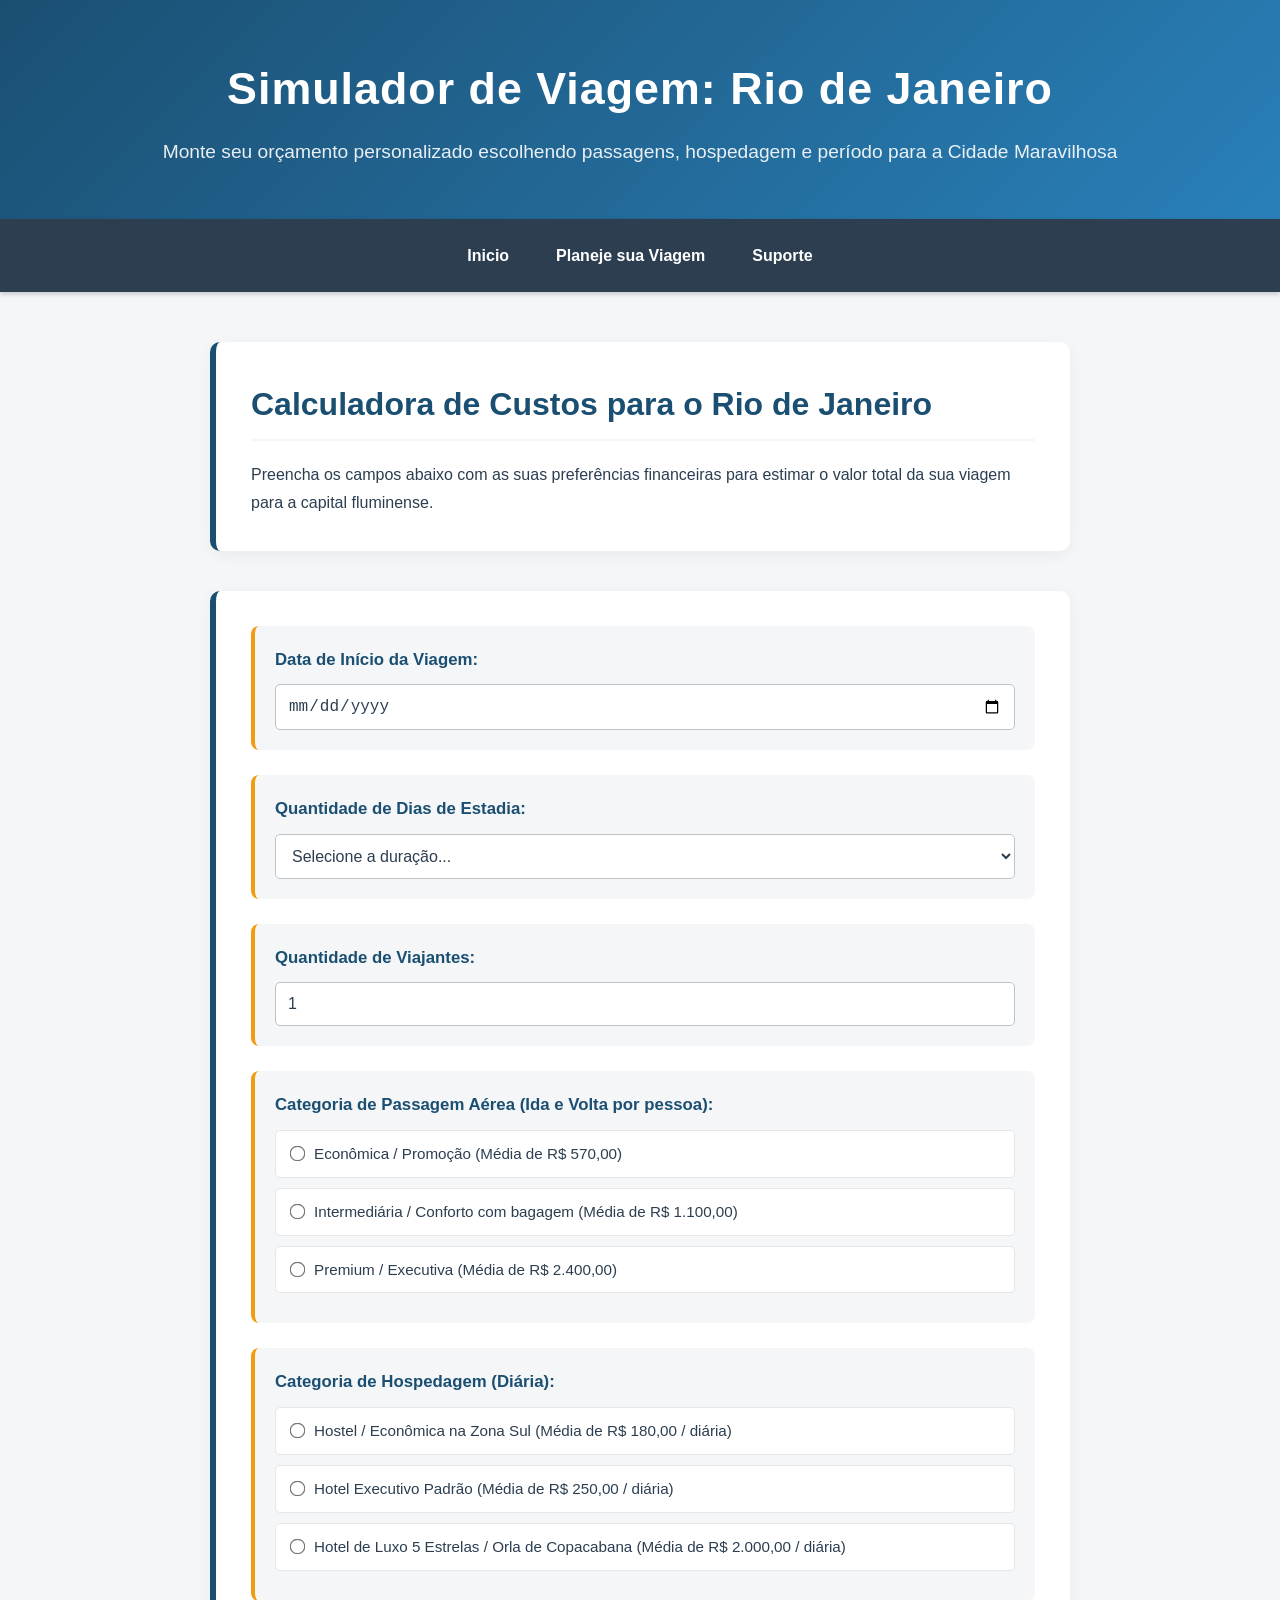
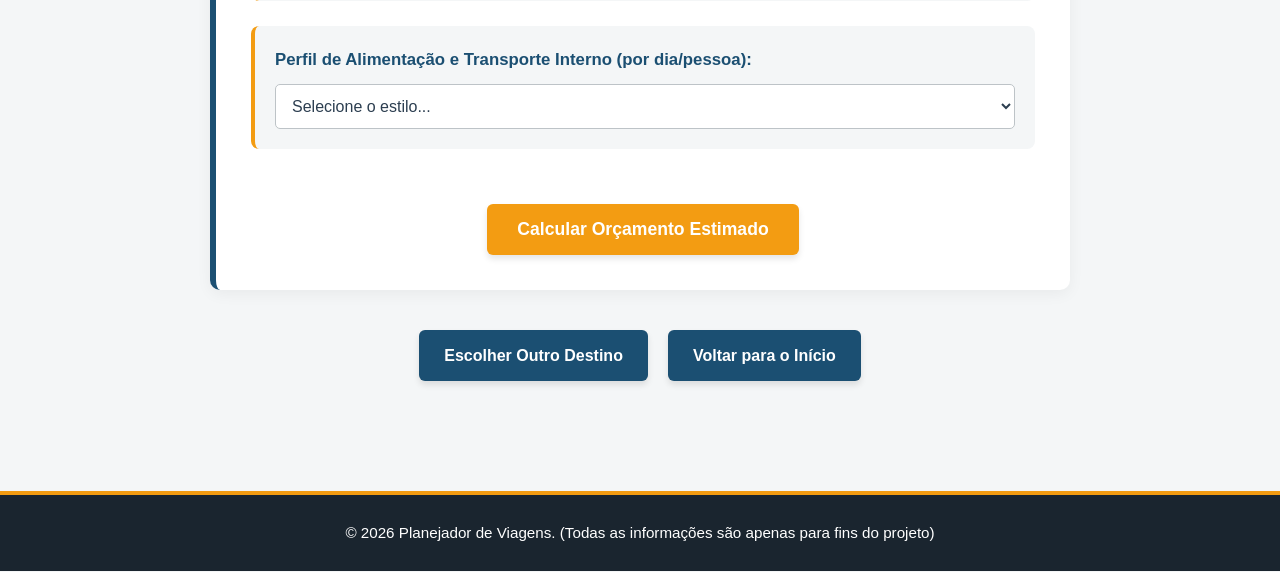
<file: HTML/simulador_rj.html>
<!DOCTYPE html>
<html lang="pt-br">

<head>
    <meta charset="UTF-8">
    <meta name="viewport" content="width=device-width, initial-scale=1.0">
    <title>Simulador de Orçamento - Rio de Janeiro</title>
    <!-- Link para o CSS exclusivo do simulador do Rio -->
    <link rel="stylesheet" href="../CSS/simulador_rj.css">
</head>

<body>

    <!-- Cabeçalho Principal -->
    <header id="cabecalho">
        <h1>Simulador de Viagem: Rio de Janeiro </h1>
        <p>Monte seu orçamento personalizado escolhendo passagens, hospedagem e período para a Cidade Maravilhosa</p>
    </header>

    <!-- Menu de Navegação (Flexbox) -->
    <nav id="menu">
        <a href="../index.html">Inicio</a>
        <a href="Planejamento.html">Planeje sua Viagem</a>
        <a href="Suporte.html">Suporte</a>
    </nav>

    <!-- Conteúdo Principal -->
    <main id="conteudo">

        <section class="secao-info">
            <h2> Calculadora de Custos para o Rio de Janeiro</h2>
            <p>Preencha os campos abaixo com as suas preferências financeiras para estimar o valor total da sua viagem
                para a capital fluminense.</p>
        </section>

        <!-- Formulário do Simulador -->
        <section class="secao-info">
            <form action="#" method="get" class="form-simulador">

                <!-- 1. Período e Duração -->
                <div class="grupo-formulario">
                    <label for="data-viagem"><strong> Data de Início da Viagem:</strong></label>
                    <input type="date" id="data-viagem" name="data_viagem" required>
                </div>

                <div class="grupo-formulario">
                    <label for="dias-estadia"><strong> Quantidade de Dias de Estadia:</strong></label>
                    <select id="dias-estadia" name="dias_estadia" required>
                        <option value="">Selecione a duração...</option>
                        <option value="3">Fim de semana (3 dias)</option>
                        <option value="5">Viagem curta (5 dias)</option>
                        <option value="7">Uma semana (7 dias)</option>
                        <option value="10">Dez dias ou mais</option>
                    </select>
                </div>

                <div class="grupo-formulario">
                    <label for="qtd-pessoas"><strong> Quantidade de Viajantes:</strong></label>
                    <input type="number" id="qtd-pessoas" name="qtd_pessoas" min="1" max="10" value="1" required>
                </div>

                <!-- 2. Escolha de Passagem Aérea (Com base na tabela do Rio) -->
                <div class="grupo-formulario">
                    <label><strong> Categoria de Passagem Aérea (Ida e Volta por pessoa):</strong></label>

                    <div class="radio-opcao">
                        <input type="radio" id="passagem-eco" name="passagem" value="570" required>
                        <label for="passagem-eco">Econômica / Promoção (Média de R$ 570,00)</label>
                    </div>

                    <div class="radio-opcao">
                        <input type="radio" id="passagem-med" name="passagem" value="1100">
                        <label for="passagem-med">Intermediária / Conforto com bagagem (Média de R$ 1.100,00)</label>
                    </div>

                    <div class="radio-opcao">
                        <input type="radio" id="passagem-exec" name="passagem" value="2400">
                        <label for="passagem-exec">Premium / Executiva (Média de R$ 2.400,00)</label>
                    </div>
                </div>

                <!-- 3. Escolha de Hospedagem (Com base nas opções do Rio) -->
                <div class="grupo-formulario">
                    <label><strong> Categoria de Hospedagem (Diária):</strong></label>

                    <div class="radio-opcao">
                        <input type="radio" id="hosp-hostel" name="hospedagem" value="180" required>
                        <label for="hosp-hostel">Hostel / Econômica na Zona Sul (Média de R$ 180,00 / diária)</label>
                    </div>

                    <div class="radio-opcao">
                        <input type="radio" id="hosp-econ" name="hospedagem" value="250">
                        <label for="hosp-econ">Hotel Executivo Padrão (Média de R$ 250,00 / diária)</label>
                    </div>

                    <div class="radio-opcao">
                        <input type="radio" id="hosp-luxo" name="hospedagem" value="2000">
                        <label for="hosp-luxo">Hotel de Luxo 5 Estrelas / Orla de Copacabana (Média de R$ 2.000,00 /
                            diária)</label>
                    </div>
                </div>

                <!-- 4. Estimativa de Alimentação e Transporte Local -->
                <div class="grupo-formulario">
                    <label for="perfil-gasto"><strong> Perfil de Alimentação e Transporte Interno (por
                            dia/pessoa):</strong></label>
                    <select id="perfil-gasto" name="perfil_gasto" required>
                        <option value="">Selecione o estilo...</option>
                        <option value="80">Econômico (Quiosques simples, lanchonetes e metrô)</option>
                        <option value="190">Moderado (Restaurantes na orla, passeios e transporte por aplicativo)
                        </option>
                        <option value="420">Sofisticado (Gastronomia refinada e táxis/transfers privativos)</option>
                    </select>
                </div>

                <!-- Botão de Envio / Simulação -->
                <div class="container-botoes-acao">
                    <button type="submit" class="btn-calcular"> Calcular Orçamento Estimado</button>
                </div>

            </form>
        </section>

        <!-- Botões de Navegação -->
        <div class="container-botoes-duplos">
            <a href="Planejamento.html" class="btn-voltar"> Escolher Outro Destino</a>
            <a href="../index.html" class="btn-voltar"> Voltar para o Início</a>
        </div>

    </main>

    <!-- Rodapé -->
    <footer id="rodape">
        <p>&copy; 2026 Planejador de Viagens. (Todas as informações são apenas para fins do projeto)</p>
    </footer>

</body>

</html>
</file>
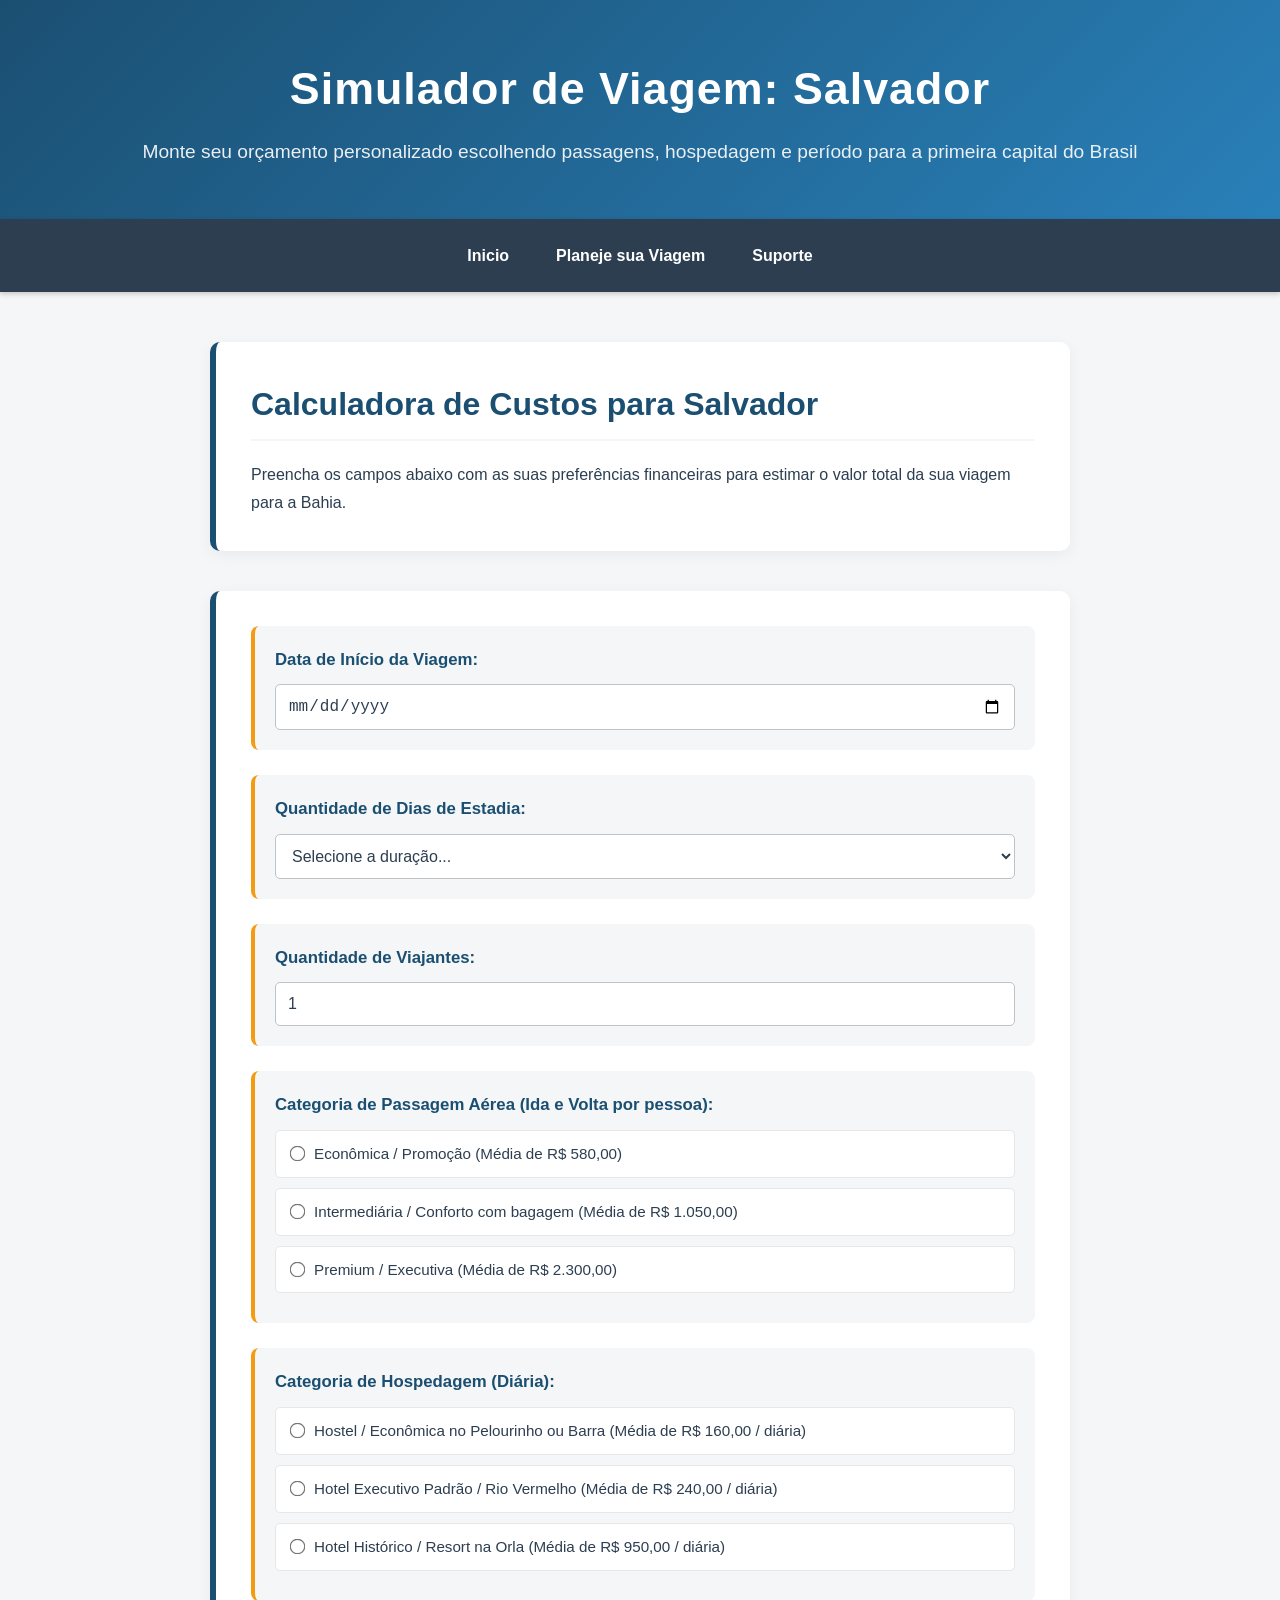
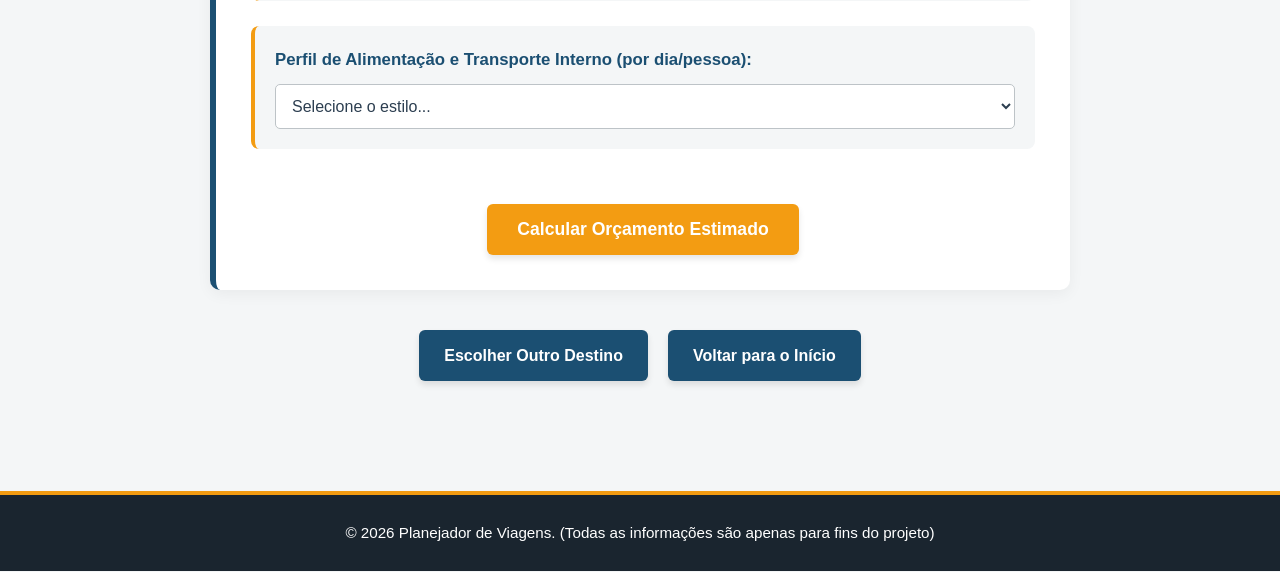
<file: HTML/simulador_salvador.html>
<!DOCTYPE html>
<html lang="pt-br">

<head>
    <meta charset="UTF-8">
    <meta name="viewport" content="width=device-width, initial-scale=1.0">
    <title>Simulador de Orçamento - Salvador</title>
    <!-- Link para o CSS exclusivo do simulador de Salvador -->
    <link rel="stylesheet" href="../CSS/simulador_salvador.css">
</head>

<body>

    <!-- Cabeçalho Principal -->
    <header id="cabecalho">
        <h1>Simulador de Viagem: Salvador </h1>
        <p>Monte seu orçamento personalizado escolhendo passagens, hospedagem e período para a primeira capital do
            Brasil</p>
    </header>

    <!-- Menu de Navegação (Flexbox) -->
    <nav id="menu">
        <a href="../index.html">Inicio</a>
        <a href="Planejamento.html">Planeje sua Viagem</a>
        <a href="Suporte.html">Suporte</a>
    </nav>

    <!-- Conteúdo Principal -->
    <main id="conteudo">

        <section class="secao-info">
            <h2> Calculadora de Custos para Salvador</h2>
            <p>Preencha os campos abaixo com as suas preferências financeiras para estimar o valor total da sua viagem
                para a Bahia.</p>
        </section>

        <!-- Formulário do Simulador -->
        <section class="secao-info">
            <form action="#" method="get" class="form-simulador">

                <!-- 1. Período e Duração -->
                <div class="grupo-formulario">
                    <label for="data-viagem"><strong> Data de Início da Viagem:</strong></label>
                    <input type="date" id="data-viagem" name="data_viagem" required>
                </div>

                <div class="grupo-formulario">
                    <label for="dias-estadia"><strong> Quantidade de Dias de Estadia:</strong></label>
                    <select id="dias-estadia" name="dias_estadia" required>
                        <option value="">Selecione a duração...</option>
                        <option value="3">Fim de semana (3 dias)</option>
                        <option value="5">Viagem curta (5 dias)</option>
                        <option value="7">Uma semana (7 dias)</option>
                        <option value="10">Dez dias ou mais</option>
                    </select>
                </div>

                <div class="grupo-formulario">
                    <label for="qtd-pessoas"><strong> Quantidade de Viajantes:</strong></label>
                    <input type="number" id="qtd-pessoas" name="qtd_pessoas" min="1" max="10" value="1" required>
                </div>

                <!-- 2. Escolha de Passagem Aérea (Com base na tabela de Salvador) -->
                <div class="grupo-formulario">
                    <label><strong> Categoria de Passagem Aérea (Ida e Volta por pessoa):</strong></label>

                    <div class="radio-opcao">
                        <input type="radio" id="passagem-eco" name="passagem" value="580" required>
                        <label for="passagem-eco">Econômica / Promoção (Média de R$ 580,00)</label>
                    </div>

                    <div class="radio-opcao">
                        <input type="radio" id="passagem-med" name="passagem" value="1050">
                        <label for="passagem-med">Intermediária / Conforto com bagagem (Média de R$ 1.050,00)</label>
                    </div>

                    <div class="radio-opcao">
                        <input type="radio" id="passagem-exec" name="passagem" value="2300">
                        <label for="passagem-exec">Premium / Executiva (Média de R$ 2.300,00)</label>
                    </div>
                </div>

                <!-- 3. Escolha de Hospedagem (Com base nas opções de Salvador) -->
                <div class="grupo-formulario">
                    <label><strong> Categoria de Hospedagem (Diária):</strong></label>

                    <div class="radio-opcao">
                        <input type="radio" id="hosp-hostel" name="hospedagem" value="160" required>
                        <label for="hosp-hostel">Hostel / Econômica no Pelourinho ou Barra (Média de R$ 160,00 /
                            diária)</label>
                    </div>

                    <div class="radio-opcao">
                        <input type="radio" id="hosp-econ" name="hospedagem" value="240">
                        <label for="hosp-econ">Hotel Executivo Padrão / Rio Vermelho (Média de R$ 240,00 /
                            diária)</label>
                    </div>

                    <div class="radio-opcao">
                        <input type="radio" id="hosp-luxo" name="hospedagem" value="950">
                        <label for="hosp-luxo">Hotel Histórico / Resort na Orla (Média de R$ 950,00 / diária)</label>
                    </div>
                </div>

                <!-- 4. Estimativa de Alimentação e Transporte Local -->
                <div class="grupo-formulario">
                    <label for="perfil-gasto"><strong> Perfil de Alimentação e Transporte Interno (por
                            dia/pessoa):</strong></label>
                    <select id="perfil-gasto" name="perfil_gasto" required>
                        <option value="">Selecione o estilo...</option>
                        <option value="75">Econômico (Acarajé de rua, restaurantes populares e transporte por aplicativo
                            básico)</option>
                        <option value="160">Moderado (Restaurantes baianos tradicionais e deslocamentos frequentes)
                        </option>
                        <option value="380">Sofisticado (Alta gastronomia, roteiros e transfers privativos)</option>
                    </select>
                </div>

                <!-- Botão de Envio / Simulação -->
                <div class="container-botoes-acao">
                    <button type="submit" class="btn-calcular"> Calcular Orçamento Estimado</button>
                </div>

            </form>
        </section>

        <!-- Botões de Navegação -->
        <div class="container-botoes-duplos">
            <a href="Planejamento.html" class="btn-voltar"> Escolher Outro Destino</a>
            <a href="../index.html" class="btn-voltar"> Voltar para o Início</a>
        </div>

    </main>

    <!-- Rodapé -->
    <footer id="rodape">
        <p>&copy; 2026 Planejador de Viagens. (Todas as informações são apenas para fins do projeto)</p>
    </footer>

</body>

</html>
</file>
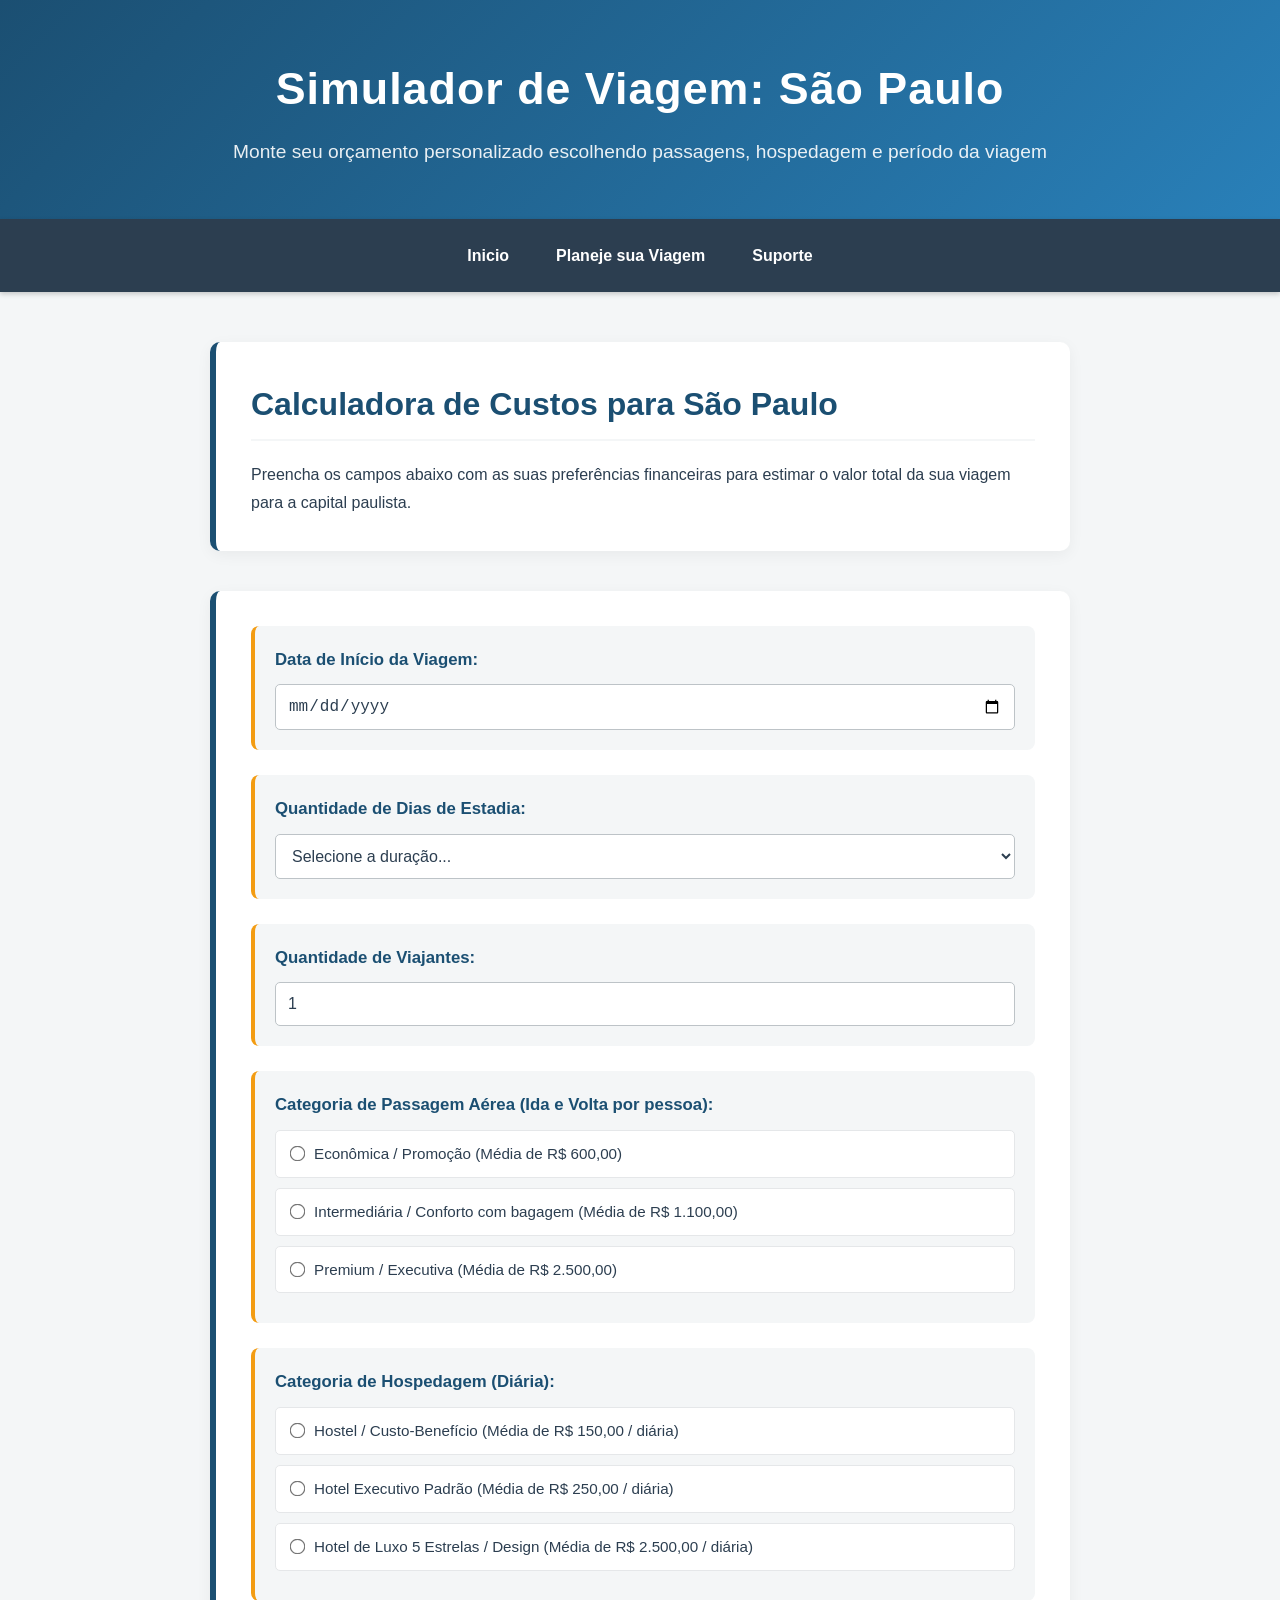
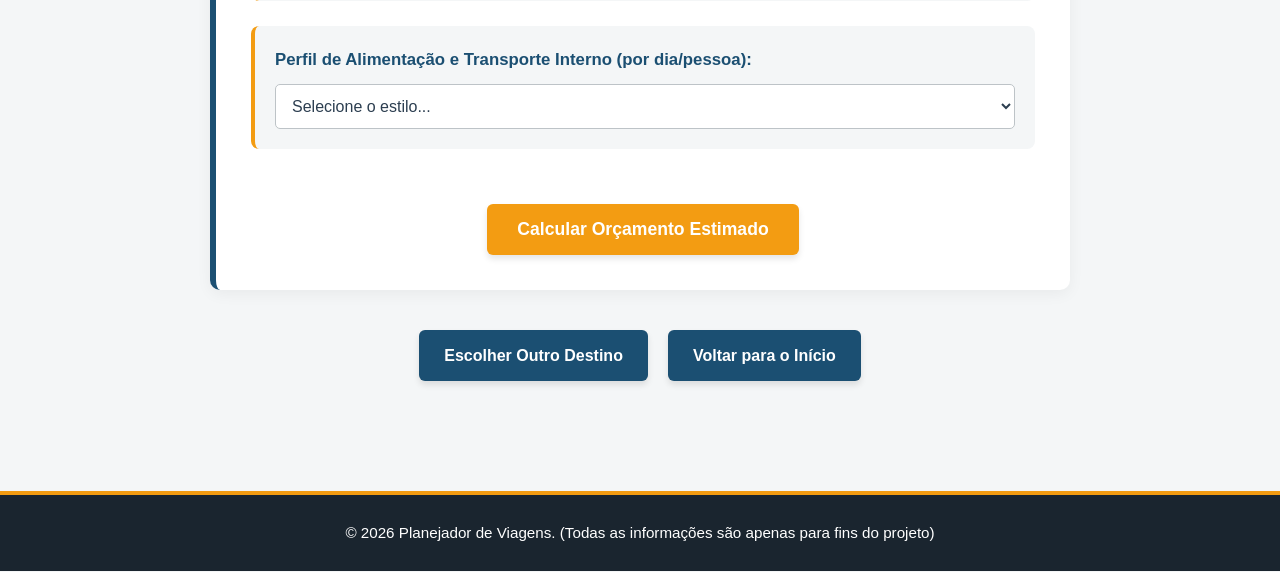
<file: HTML/simulador_sp.html>
<!DOCTYPE html>
<html lang="pt-br">

<head>
    <meta charset="UTF-8">
    <meta name="viewport" content="width=device-width, initial-scale=1.0">
    <title>Simulador de Orçamento - São Paulo</title>
    <!-- Link para o CSS exclusivo do simulador -->
    <link rel="stylesheet" href="../CSS/simulador_sp.css">
</head>

<body>

    <!-- Cabeçalho Principal -->
    <header id="cabecalho">
        <h1>Simulador de Viagem: São Paulo </h1>
        <p>Monte seu orçamento personalizado escolhendo passagens, hospedagem e período da viagem</p>
    </header>

    <!-- Menu de Navegação (Flexbox) -->
    <nav id="menu">
        <a href="../index.html">Inicio</a>
        <a href="Planejamento.html">Planeje sua Viagem</a>
        <a href="Suporte.html">Suporte</a>
    </nav>

    <!-- Conteúdo Principal -->
    <main id="conteudo">

        <section class="secao-info">
            <h2> Calculadora de Custos para São Paulo</h2>
            <p>Preencha os campos abaixo com as suas preferências financeiras para estimar o valor total da sua viagem
                para a capital paulista.</p>
        </section>

        <!-- Formulário do Simulador -->
        <section class="secao-info">
            <form action="#" method="get" class="form-simulador">

                <!-- 1. Período e Duração -->
                <div class="grupo-formulario">
                    <label for="data-viagem"><strong> Data de Início da Viagem:</strong></label>
                    <input type="date" id="data-viagem" name="data_viagem" required>
                </div>

                <div class="grupo-formulario">
                    <label for="dias-estadia"><strong> Quantidade de Dias de Estadia:</strong></label>
                    <select id="dias-estadia" name="dias_estadia" required>
                        <option value="">Selecione a duração...</option>
                        <option value="3">Fim de semana (3 dias)</option>
                        <option value="5">Viagem curta (5 dias)</option>
                        <option value="7">Uma semana (7 dias)</option>
                        <option value="10">Dez dias ou mais</option>
                    </select>
                </div>

                <div class="grupo-formulario">
                    <label for="qtd-pessoas"><strong> Quantidade de Viajantes:</strong></label>
                    <input type="number" id="qtd-pessoas" name="qtd_pessoas" min="1" max="10" value="1" required>
                </div>

                <!-- 2. Escolha de Passagem Aérea (Com base na tabela de São Paulo) -->
                <div class="grupo-formulario">
                    <label><strong> Categoria de Passagem Aérea (Ida e Volta por pessoa):</strong></label>

                    <div class="radio-opcao">
                        <input type="radio" id="passagem-eco" name="passagem" value="700" required>
                        <label for="passagem-eco">Econômica / Promoção (Média de R$ 600,00)</label>
                    </div>

                    <div class="radio-opcao">
                        <input type="radio" id="passagem-med" name="passagem" value="1100">
                        <label for="passagem-med">Intermediária / Conforto com bagagem (Média de R$ 1.100,00)</label>
                    </div>

                    <div class="radio-opcao">
                        <input type="radio" id="passagem-exec" name="passagem" value="2500">
                        <label for="passagem-exec">Premium / Executiva (Média de R$ 2.500,00)</label>
                    </div>
                </div>

                <!-- 3. Escolha de Hospedagem (Com base nas opções de São Paulo) -->
                <div class="grupo-formulario">
                    <label><strong> Categoria de Hospedagem (Diária):</strong></label>

                    <div class="radio-opcao">
                        <input type="radio" id="hosp-hostel" name="hospedagem" value="150" required>
                        <label for="hosp-hostel">Hostel / Custo-Benefício (Média de R$ 150,00 / diária)</label>
                    </div>

                    <div class="radio-opcao">
                        <input type="radio" id="hosp-econ" name="hospedagem" value="250">
                        <label for="hosp-econ">Hotel Executivo Padrão (Média de R$ 250,00 / diária)</label>
                    </div>

                    <div class="radio-opcao">
                        <input type="radio" id="hosp-luxo" name="hospedagem" value="1000">
                        <label for="hosp-luxo">Hotel de Luxo 5 Estrelas / Design (Média de R$ 2.500,00 / diária)</label>
                    </div>
                </div>

                <!-- 4. Estimativa de Alimentação e Transporte Local -->
                <div class="grupo-formulario">
                    <label for="perfil-gasto"><strong> Perfil de Alimentação e Transporte Interno (por
                            dia/pessoa):</strong></label>
                    <select id="perfil-gasto" name="perfil_gasto" required>
                        <option value="">Selecione o estilo...</option>
                        <option value="80">Econômico (Fast food, padarias e metrô)</option>
                        <option value="180">Moderado (Restaurantes variados e uso moderado de aplicativo de transporte)
                        </option>
                        <option value="400">Sofisticado (Restaurantes renomados e táxi/Uber frequente)</option>
                    </select>
                </div>

                <!-- Botão de Envio / Simulação -->
                <div class="container-botoes-acao">
                    <button type="submit" class="btn-calcular"> Calcular Orçamento Estimado</button>
                </div>

            </form>
        </section>

        <!-- Botões de Navegação -->
        <div class="container-botoes-duplos">
            <a href="Planejamento.html" class="btn-voltar"> Escolher Outro Destino</a>
            <a href="../index.html" class="btn-voltar"> Voltar para o Início</a>
        </div>

    </main>

    <!-- Rodapé -->
    <footer id="rodape">
        <p>&copy; 2026 Planejador de Viagens. (Todas as informações são apenas para fins do projeto)</p>
    </footer>

</body>

</html>
</file>
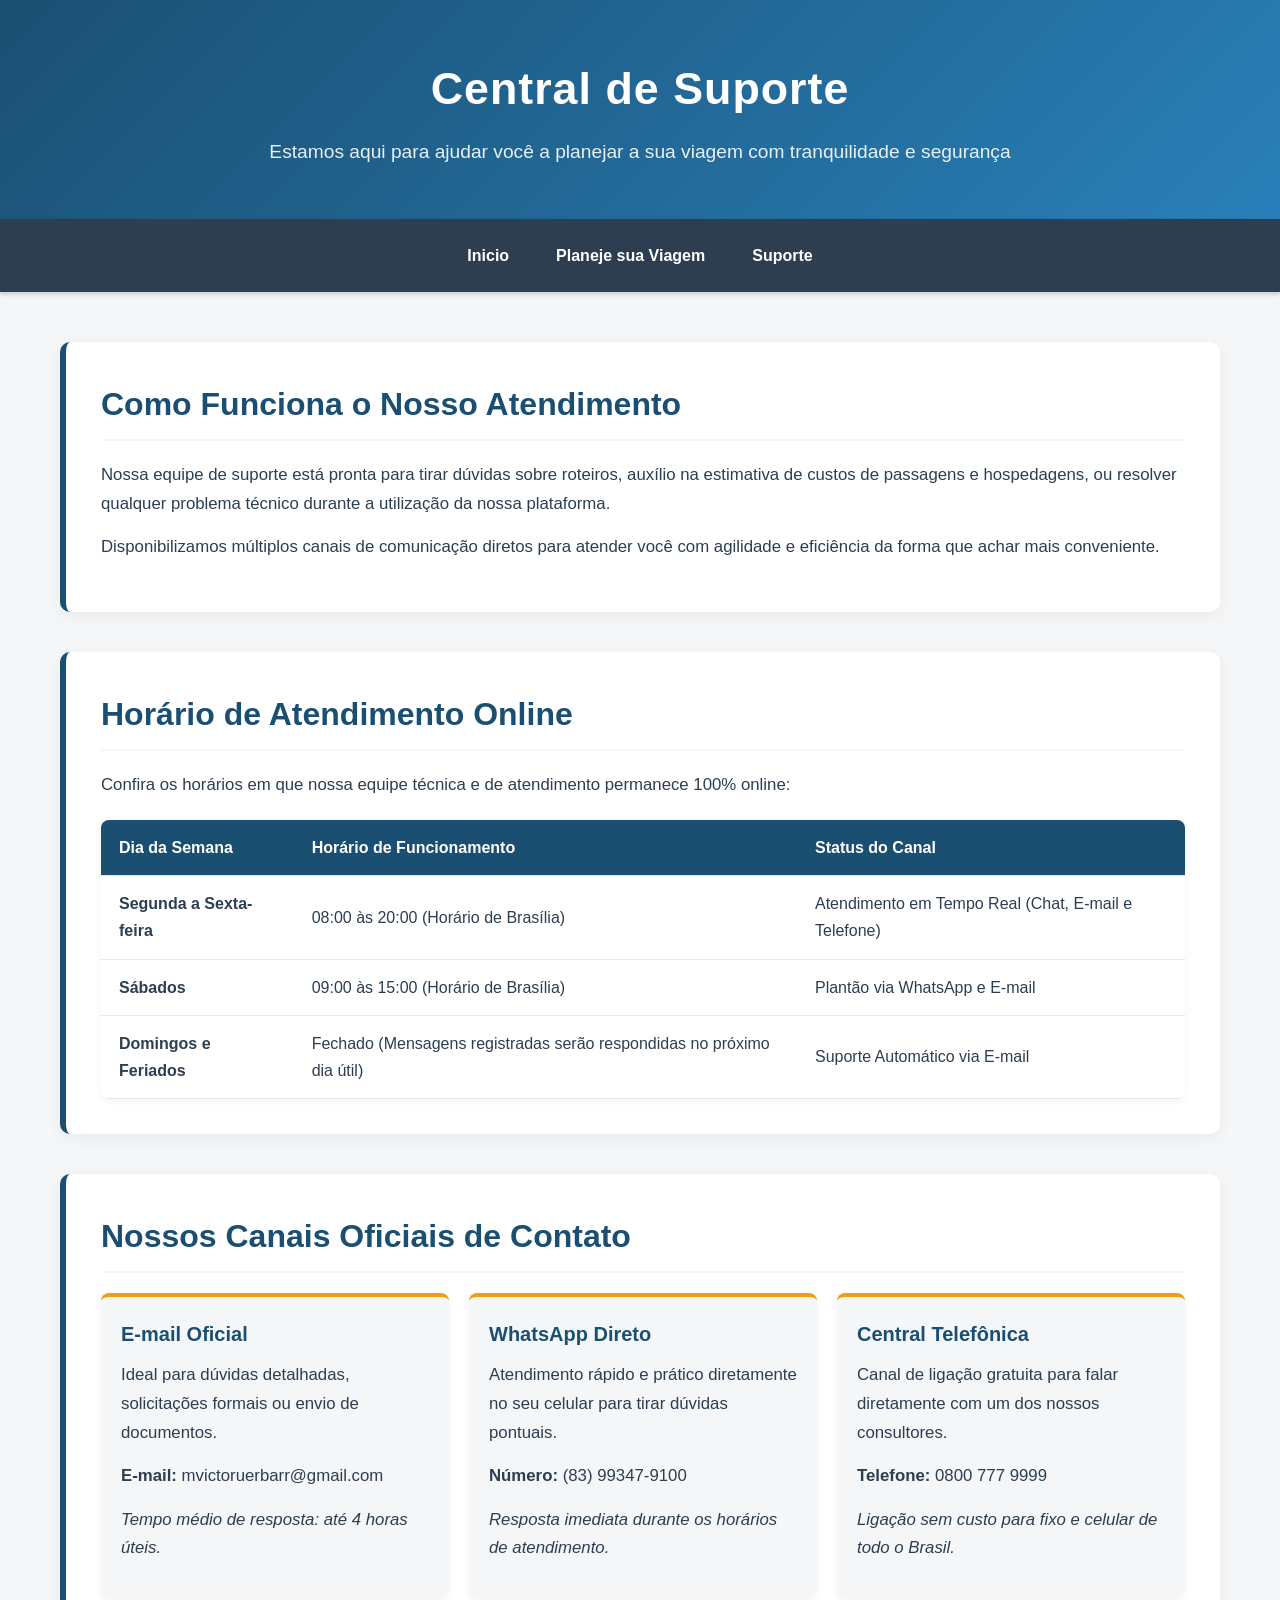
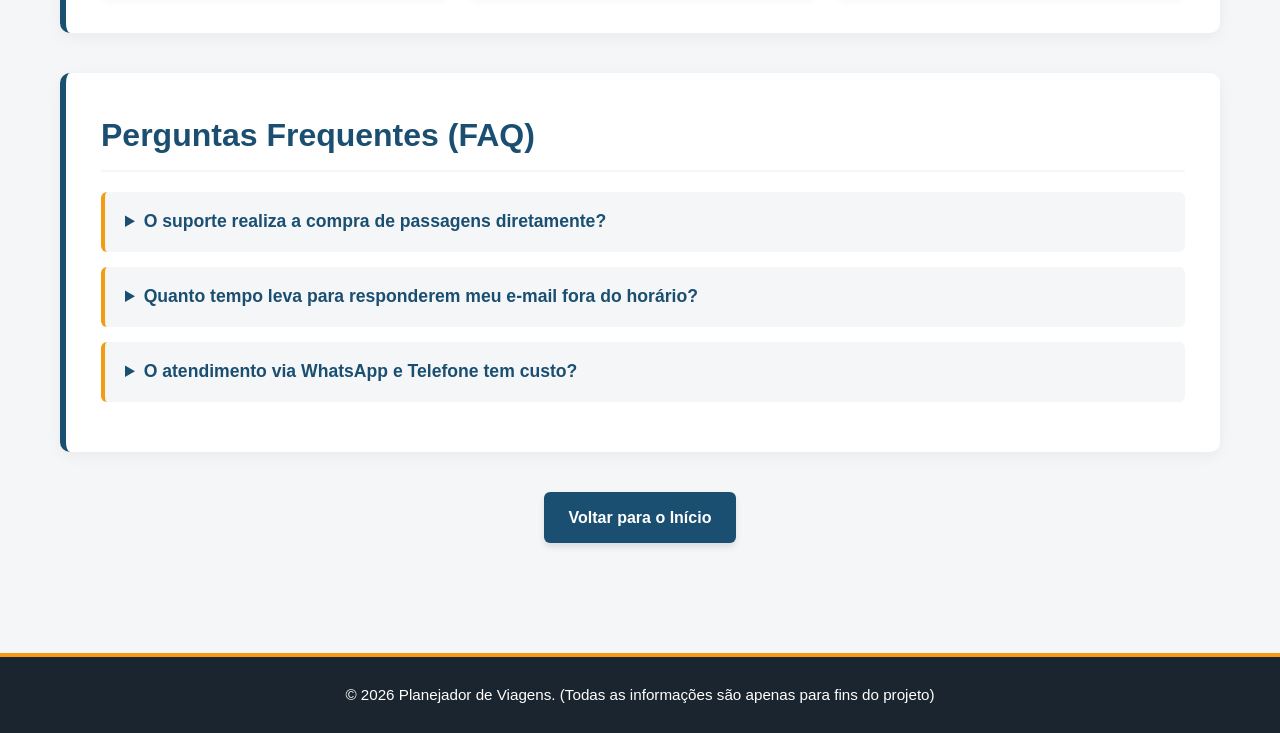
<file: HTML/Suporte.html>
<!DOCTYPE html>
<html lang="pt-br">

<head>
    <meta charset="UTF-8">
    <meta name="viewport" content="width=device-width, initial-scale=1.0">
    <title>Suporte - Planejador de Viagens</title>
    <!-- Link para o CSS exclusivo da página de Suporte -->
    <link rel="stylesheet" href="../CSS/Suporte.css">
</head>

<body>

    <!-- Cabeçalho Principal -->
    <header id="cabecalho">
        <h1>Central de Suporte </h1>
        <p>Estamos aqui para ajudar você a planejar a sua viagem com tranquilidade e segurança</p>
    </header>

    <!-- Menu de Navegação (Flexbox) -->
    <nav id="menu">
        <a href="../index.html">Inicio</a>
        <a href="Planejamento.html">Planeje sua Viagem</a>
        <a href="Suporte.html">Suporte</a>
    </nav>

    <!-- Conteúdo Principal -->
    <main id="conteudo">

        <!-- 1. Como Funciona o Nosso Suporte -->
        <section class="secao-info">
            <h2>Como Funciona o Nosso Atendimento</h2>
            <p>Nossa equipe de suporte está pronta para tirar dúvidas sobre roteiros, auxílio na estimativa de custos de
                passagens e hospedagens, ou resolver qualquer problema técnico durante a utilização da nossa plataforma.
            </p>
            <p>Disponibilizamos múltiplos canais de comunicação diretos para atender você com agilidade e eficiência da
                forma que achar mais conveniente.</p>
        </section>

        <!-- 2. Horários de Atendimento -->
        <section class="secao-info">
            <h2> Horário de Atendimento Online</h2>
            <p>Confira os horários em que nossa equipe técnica e de atendimento permanece 100% online:</p>

            <table class="tabela-precos">
                <thead>
                    <tr>
                        <th>Dia da Semana</th>
                        <th>Horário de Funcionamento</th>
                        <th>Status do Canal</th>
                    </tr>
                </thead>
                <tbody>
                    <tr>
                        <td><strong>Segunda a Sexta-feira</strong></td>
                        <td>08:00 às 20:00 (Horário de Brasília)</td>
                        <td>Atendimento em Tempo Real (Chat, E-mail e Telefone)</td>
                    </tr>
                    <tr>
                        <td><strong>Sábados</strong></td>
                        <td>09:00 às 15:00 (Horário de Brasília)</td>
                        <td>Plantão via WhatsApp e E-mail</td>
                    </tr>
                    <tr>
                        <td><strong>Domingos e Feriados</strong></td>
                        <td>Fechado (Mensagens registradas serão respondidas no próximo dia útil)</td>
                        <td>Suporte Automático via E-mail</td>
                    </tr>
                </tbody>
            </table>
        </section>

        <!-- 3. Canais Oficiais de Suporte -->
        <section class="secao-info">
            <h2> Nossos Canais Oficiais de Contato</h2>

            <div class="grid-locais">
                <article class="card-local">
                    <h3> E-mail Oficial</h3>
                    <p>Ideal para dúvidas detalhadas, solicitações formais ou envio de documentos.</p>
                    <p><strong>E-mail:</strong> mvictoruerbarr@gmail.com</p>
                    <p><em>Tempo médio de resposta: até 4 horas úteis.</em></p>
                </article>

                <article class="card-local">
                    <h3> WhatsApp Direto</h3>
                    <p>Atendimento rápido e prático diretamente no seu celular para tirar dúvidas pontuais.</p>
                    <p><strong>Número:</strong> (83) 99347-9100</p>
                    <p><em>Resposta imediata durante os horários de atendimento.</em></p>
                </article>

                <article class="card-local">
                    <h3> Central Telefônica</h3>
                    <p>Canal de ligação gratuita para falar diretamente com um dos nossos consultores.</p>
                    <p><strong>Telefone:</strong> 0800 777 9999</p>
                    <p><em>Ligação sem custo para fixo e celular de todo o Brasil.</em></p>
                </article>
            </div>
        </section>

        <!-- 4. Dúvidas Frequentes (FAQ com details/summary) -->
        <section class="secao-info">
            <h2> Perguntas Frequentes (FAQ)</h2>

            <details class="curiosidade-item">
                <summary> O suporte realiza a compra de passagens diretamente?</summary>
                <p>Nossa plataforma oferece estimativas e direcionamento para as companhias aéreas e agências parceiras,
                    ajudando você no planejamento. Não efetuamos a cobrança direta no nosso site.</p>
            </details>

            <details class="curiosidade-item">
                <summary> Quanto tempo leva para responderem meu e-mail fora do horário?</summary>
                <p>Mensagens enviadas fora do horário de atendimento online são registradas em nossa fila e respondidas
                    nas primeiras horas do próximo dia útil.</p>
            </details>

            <details class="curiosidade-item">
                <summary> O atendimento via WhatsApp e Telefone tem custo?</summary>
                <p>Não. A central 0800 é gratuita para todo o Brasil e o atendimento via WhatsApp utiliza apenas a sua
                    conexão com a internet.</p>
            </details>
        </section>

        <!-- Botão de Retorno ao Início -->
        <div class="container-voltar">
            <a href="../index.html" class="btn-voltar"> Voltar para o Início</a>
        </div>

    </main>

    <!-- Rodapé -->
    <footer id="rodape">
        <p>&copy; 2026 Planejador de Viagens. (Todas as informações são apenas para fins do projeto)</p>
    </footer>

</body>

</html>
</file>
<file: index.css>
/* =========================================
   VARIÁVEIS E CONFIGURAÇÕES GLOBAIS
   ========================================= */
:root {
    --cor-primaria: #1B4F72;
    /* Azul profundo */
    --cor-secundaria: #F39C12;
    /* Laranja vibrante para destaque */
    --cor-fundo: #F4F6F7;
    /* Cinza claro de fundo */
    --cor-card: #FFFFFF;
    /* Branco puro para os cards */
    --cor-texto: #2C3E50;
    /* Texto escuro para boa legibilidade */
    --fonte-principal: Arial, Verdana, sans-serif;
}

/* Reseta margens e aplica o Box Model para evitar surpresas de tamanho (Aula 11) */
* {
    box-sizing: border-box;
    margin: 0;
    padding: 0;
}

body {
    font-family: var(--fonte-principal);
    background-color: var(--cor-fundo);
    color: var(--cor-texto);
    line-height: 1.7;
    /* Espaçamento confortável entre linhas */
}

/* =========================================
   CABEÇALHO (HEADER)
   ========================================= */
#cabecalho {
    background: linear-gradient(135deg, #1B4F72, #2980B9);
    /* Gradiente moderno (Aula 12) */
    color: white;
    text-align: center;
    padding: 50px 20px;
    box-shadow: 0 4px 6px rgba(0, 0, 0, 0.1);
}

#cabecalho h1 {
    font-size: 2.8rem;
    margin-bottom: 10px;
    letter-spacing: 1px;
}

#cabecalho p {
    font-size: 1.2rem;
    opacity: 0.9;
}

/* =========================================
   MENU DE NAVEGAÇÃO (FLEXBOX - Aulas 15 e 18)
   ========================================= */
#menu {
    display: flex;
    justify-content: center;
    flex-wrap: wrap;
    background-color: #2C3E50;
    padding: 15px;
    gap: 15px;
    position: sticky;
    top: 0;
    z-index: 1000;
    box-shadow: 0 2px 5px rgba(0, 0, 0, 0.2);
}

#menu a {
    color: white;
    text-decoration: none;
    font-weight: bold;
    padding: 8px 16px;
    border-radius: 4px;
    transition: background-color 0.3s, color 0.3s;
}

/* Efeito Hover nos links do menu (Aula 7-Extra) */
#menu a:hover {
    background-color: var(--cor-secundaria);
    color: #FFFFFF;
}

/* =========================================
   CONTEÚDO PRINCIPAL E SEÇÃO INTRODUTÓRIA
   ========================================= */
#conteudo {
    padding: 50px 20px;
    max-width: 1200px;
    margin: 0 auto;
}

.intro {
    background-color: var(--cor-card);
    padding: 35px;
    border-radius: 10px;
    box-shadow: 0 4px 15px rgba(0, 0, 0, 0.05);
    margin-bottom: 40px;
    border-left: 6px solid var(--cor-primaria);
}

.intro h2 {
    color: var(--cor-primaria);
    font-size: 2rem;
    margin-bottom: 15px;
}

.intro p {
    margin-bottom: 15px;
    font-size: 1.05rem;
}

/* Títulos da Seção de Destinos */
.titulo-destinos {
    text-align: center;
    color: var(--cor-primaria);
    font-size: 2.2rem;
    margin-top: 20px;
}

.sub-destinos {
    text-align: center;
    color: #7F8C8D;
    margin-bottom: 30px;
    font-size: 1.1rem;
}

/* =========================================
   ESTRUTURA DE CARDS (FLEXBOX - Aula 18)
   ========================================= */
.cards {
    display: flex;
    gap: 25px;
    flex-wrap: wrap;
    justify-content: center;
}

.card {
    background: var(--cor-card);
    padding: 30px;
    border-radius: 10px;
    flex: 1;
    min-width: 300px;
    max-width: 360px;
    box-shadow: 0 5px 15px rgba(0, 0, 0, 0.08);
    transition: transform 0.3s ease, box-shadow 0.3s ease;
    display: flex;
    flex-direction: column;
    justify-content: space-between;
    border-top: 4px solid var(--cor-secundaria);
}

/* Efeito interativo ao passar o mouse no card */
.card:hover {
    transform: translateY(-8px);
    box-shadow: 0 8px 25px rgba(0, 0, 0, 0.15);
}

.card h3 {
    color: var(--cor-primaria);
    font-size: 1.5rem;
    margin-bottom: 12px;
}

.card p {
    color: #555;
    margin-bottom: 20px;
    font-size: 0.95rem;
}

/* Botões dos Cards */
.btn {
    display: inline-block;
    background-color: var(--cor-primaria);
    color: white;
    padding: 12px 20px;
    text-decoration: none;
    border-radius: 6px;
    text-align: center;
    font-weight: bold;
    transition: background-color 0.3s;
}

.btn:hover {
    background-color: var(--cor-secundaria);
    color: #2C3E50;
}

/* =========================================
   RODAPÉ (FOOTER)
   ========================================= */
#rodape {
    background-color: #1A252F;
    color: white;
    text-align: center;
    padding: 25px;
    margin-top: 60px;
    font-size: 0.95rem;
    border-top: 4px solid var(--cor-secundaria);
}
</file>
<file: CSS/index.css>
/* =========================================
   VARIÁVEIS E CONFIGURAÇÕES GLOBAIS
   ========================================= */
:root {
    --cor-primaria: #1B4F72;
    /* Azul profundo */
    --cor-secundaria: #F39C12;
    /* Laranja vibrante para destaque */
    --cor-fundo: #F4F6F7;
    /* Cinza claro de fundo */
    --cor-card: #FFFFFF;
    /* Branco puro para os cards */
    --cor-texto: #2C3E50;
    /* Texto escuro para boa legibilidade */
    --fonte-principal: Arial, Verdana, sans-serif;
}

/* Reseta margens e aplica o Box Model para evitar surpresas de tamanho (Aula 11) */
* {
    box-sizing: border-box;
    margin: 0;
    padding: 0;
}

body {
    font-family: var(--fonte-principal);
    background-color: var(--cor-fundo);
    color: var(--cor-texto);
    line-height: 1.7;
    /* Espaçamento confortável entre linhas */
}

/* =========================================
   CABEÇALHO (HEADER)
   ========================================= */
#cabecalho {
    background: linear-gradient(135deg, #1B4F72, #2980B9);
    /* Gradiente moderno (Aula 12) */
    color: white;
    text-align: center;
    padding: 50px 20px;
    box-shadow: 0 4px 6px rgba(0, 0, 0, 0.1);
}

#cabecalho h1 {
    font-size: 2.8rem;
    margin-bottom: 10px;
    letter-spacing: 1px;
}

#cabecalho p {
    font-size: 1.2rem;
    opacity: 0.9;
}

/* =========================================
   MENU DE NAVEGAÇÃO (FLEXBOX - Aulas 15 e 18)
   ========================================= */
#menu {
    display: flex;
    justify-content: center;
    flex-wrap: wrap;
    background-color: #2C3E50;
    padding: 15px;
    gap: 15px;
    position: sticky;
    top: 0;
    z-index: 1000;
    box-shadow: 0 2px 5px rgba(0, 0, 0, 0.2);
}

#menu a {
    color: white;
    text-decoration: none;
    font-weight: bold;
    padding: 8px 16px;
    border-radius: 4px;
    transition: background-color 0.3s, color 0.3s;
}

/* Efeito Hover nos links do menu (Aula 7-Extra) */
#menu a:hover {
    background-color: var(--cor-secundaria);
    color: #FFFFFF;
}

/* =========================================
   CONTEÚDO PRINCIPAL E SEÇÃO INTRODUTÓRIA
   ========================================= */
#conteudo {
    padding: 50px 20px;
    max-width: 1200px;
    margin: 0 auto;
}

.intro {
    background-color: var(--cor-card);
    padding: 35px;
    border-radius: 10px;
    box-shadow: 0 4px 15px rgba(0, 0, 0, 0.05);
    margin-bottom: 40px;
    border-left: 6px solid var(--cor-primaria);
}

.intro h2 {
    color: var(--cor-primaria);
    font-size: 2rem;
    margin-bottom: 15px;
}

.intro p {
    margin-bottom: 15px;
    font-size: 1.05rem;
}

/* Títulos da Seção de Destinos */
.titulo-destinos {
    text-align: center;
    color: var(--cor-primaria);
    font-size: 2.2rem;
    margin-top: 20px;
}

.sub-destinos {
    text-align: center;
    color: #7F8C8D;
    margin-bottom: 30px;
    font-size: 1.1rem;
}

/* =========================================
   ESTRUTURA DE CARDS (FLEXBOX - Aula 18)
   ========================================= */
.cards {
    display: flex;
    gap: 25px;
    flex-wrap: wrap;
    justify-content: center;
}

.card {
    background: var(--cor-card);
    padding: 30px;
    border-radius: 10px;
    flex: 1;
    min-width: 300px;
    max-width: 360px;
    box-shadow: 0 5px 15px rgba(0, 0, 0, 0.08);
    transition: transform 0.3s ease, box-shadow 0.3s ease;
    display: flex;
    flex-direction: column;
    justify-content: space-between;
    border-top: 4px solid var(--cor-secundaria);
}

/* Efeito interativo ao passar o mouse no card */
.card:hover {
    transform: translateY(-8px);
    box-shadow: 0 8px 25px rgba(0, 0, 0, 0.15);
}

.card h3 {
    color: var(--cor-primaria);
    font-size: 1.5rem;
    margin-bottom: 12px;
}

.card p {
    color: #555;
    margin-bottom: 20px;
    font-size: 0.95rem;
}

/* Botões dos Cards */
.btn {
    display: inline-block;
    background-color: var(--cor-primaria);
    color: white;
    padding: 12px 20px;
    text-decoration: none;
    border-radius: 6px;
    text-align: center;
    font-weight: bold;
    transition: background-color 0.3s;
}

.btn:hover {
    background-color: var(--cor-secundaria);
    color: #2C3E50;
}

/* =========================================
   RODAPÉ (FOOTER)
   ========================================= */
#rodape {
    background-color: #1A252F;
    color: white;
    text-align: center;
    padding: 25px;
    margin-top: 60px;
    font-size: 0.95rem;
    border-top: 4px solid var(--cor-secundaria);
}
</file>
<file: CSS/Gramado.css>
/* =========================================
   VARIÁVEIS E CONFIGURAÇÕES GLOBAIS
   (Mesmo padrão visual da tela Index)
   ========================================= */
:root {
    --cor-primaria: #1B4F72;    /* Azul profundo */
    --cor-secundaria: #F39C12;  /* Laranja vibrante para destaque */
    --cor-fundo: #F4F6F7;       /* Cinza claro de fundo */
    --cor-card: #FFFFFF;        /* Branco puro para os cards */
    --cor-texto: #2C3E50;       /* Texto escuro para boa legibilidade */
    --fonte-principal: Arial, Verdana, sans-serif;
}

/* Reseta margens e aplica o Box Model (Aula 11) */
* {
    box-sizing: border-box;
    margin: 0;
    padding: 0;
}

body {
    font-family: var(--fonte-principal);
    background-color: var(--cor-fundo);
    color: var(--cor-texto);
    line-height: 1.7;
}

/* =========================================
   CABEÇALHO (HEADER)
   ========================================= */
#cabecalho {
    background: linear-gradient(135deg, #1B4F72, #2980B9);
    color: white;
    text-align: center;
    padding: 50px 20px;
    box-shadow: 0 4px 6px rgba(0, 0, 0, 0.1);
}

#cabecalho h1 {
    font-size: 2.8rem;
    margin-bottom: 10px;
    letter-spacing: 1px;
}

#cabecalho p {
    font-size: 1.2rem;
    opacity: 0.9;
}

/* =========================================
   MENU DE NAVEGAÇÃO (FLEXBOX - Aulas 15 e 18)
   ========================================= */
#menu {
    display: flex;
    justify-content: center;
    flex-wrap: wrap;
    background-color: #2C3E50;
    padding: 15px;
    gap: 15px;
    position: sticky;
    top: 0;
    z-index: 1000;
    box-shadow: 0 2px 5px rgba(0,0,0,0.2);
}

#menu a {
    color: white;
    text-decoration: none;
    font-weight: bold;
    padding: 8px 16px;
    border-radius: 4px;
    transition: background-color 0.3s, color 0.3s;
}

#menu a:hover {
    background-color: var(--cor-secundaria);
    color: #FFFFFF;
}

/* =========================================
   CONTEÚDO PRINCIPAL E SEÇÕES INFORMATIVAS
   ========================================= */
#conteudo {
    padding: 50px 20px;
    max-width: 1200px;
    margin: 0 auto;
}

.secao-info {
    background-color: var(--cor-card);
    padding: 35px;
    border-radius: 10px;
    box-shadow: 0 4px 15px rgba(0, 0, 0, 0.05);
    margin-bottom: 40px;
    border-left: 6px solid var(--cor-primaria);
}

.secao-info h2 {
    color: var(--cor-primaria);
    font-size: 2rem;
    margin-bottom: 20px;
    border-bottom: 2px solid var(--cor-fundo);
    padding-bottom: 8px;
}

.secao-info p {
    margin-bottom: 15px;
    font-size: 1.05rem;
}

/* =========================================
   GRID DE LOCAIS IMPERDÍVEIS (FLEXBOX)
   ========================================= */
.grid-locais {
    display: flex;
    gap: 20px;
    flex-wrap: wrap;
    margin-top: 20px;
}

.card-local {
    background: var(--cor-fundo);
    padding: 20px;
    border-radius: 8px;
    flex: 1;
    min-width: 250px;
    border-top: 4px solid var(--cor-secundaria);
    box-shadow: 0 2px 8px rgba(0,0,0,0.05);
    transition: transform 0.3s ease, box-shadow 0.3s ease;
}

.card-local:hover {
    transform: translateY(-5px);
    box-shadow: 0 5px 15px rgba(0,0,0,0.1);
}

.card-local h3 {
    color: var(--cor-primaria);
    margin-bottom: 10px;
    font-size: 1.25rem;
}

/* =========================================
   TABELA DE PASSAGENS AÉREAS
   ========================================= */
.tabela-precos {
    width: 100%;
    border-collapse: collapse;
    margin-top: 20px;
    background-color: var(--cor-card);
    border-radius: 8px;
    overflow: hidden;
    box-shadow: 0 2px 8px rgba(0,0,0,0.05);
}

.tabela-precos th, 
.tabela-precos td {
    padding: 14px 18px;
    text-align: left;
    border-bottom: 1px solid #E5E7E9;
}

.tabela-precos th {
    background-color: var(--cor-primaria);
    color: white;
    font-size: 1rem;
}

.tabela-precos tbody tr:hover {
    background-color: #F2F4F4;
}

/* =========================================
   CONTAINER DE HOSPEDAGENS (FLEXBOX)
   ========================================= */
.hospedagens-container {
    display: flex;
    gap: 25px;
    flex-wrap: wrap;
    margin-top: 20px;
}

.box-hospedagem {
    flex: 1;
    min-width: 300px;
    padding: 25px;
    border-radius: 8px;
    background-color: var(--cor-fundo);
    box-shadow: 0 2px 8px rgba(0,0,0,0.05);
}

.box-hospedagem.economica {
    border-top: 4px solid #27AE60; /* Verde indicando economia */
}

.box-hospedagem.luxo {
    border-top: 4px solid var(--cor-secundaria); /* Laranja indicando luxo */
}

.box-hospedagem h3 {
    color: var(--cor-primaria);
    margin-bottom: 15px;
}

.box-hospedagem ul {
    list-style: none;
}

.box-hospedagem li {
    margin-bottom: 15px;
    padding-bottom: 10px;
    border-bottom: 1px dashed #BDC3C7;
}

.box-hospedagem li:last-child {
    border-bottom: none;
}

/* =========================================
   EVENTOS E FESTIVAIS INTERATIVOS (<details>/<summary>)
   ========================================= */
.curiosidade-item {
    background-color: var(--cor-fundo);
    padding: 15px 20px;
    border-radius: 6px;
    margin-bottom: 15px;
    cursor: pointer;
    border-left: 4px solid var(--cor-secundaria);
    transition: background-color 0.3s ease, border-color 0.3s ease;
}

.curiosidade-item:hover {
    background-color: #EAEDED;
    border-left-color: var(--cor-primaria);
}

.curiosidade-item summary {
    font-weight: bold;
    color: var(--cor-primaria);
    font-size: 1.1rem;
    outline: none;
}

.curiosidade-item p {
    margin-top: 10px;
    margin-bottom: 0;
    color: #555;
}

/* =========================================
   BOTÃO DE VOLTAR AO INÍCIO
   ========================================= */
.btn-voltar {
    display: inline-block;
    background-color: var(--cor-primaria);
    color: white;
    text-decoration: none;
    font-weight: bold;
    padding: 12px 25px;
    border-radius: 6px;
    box-shadow: 0 4px 6px rgba(0, 0, 0, 0.1);
    transition: background-color 0.3s, transform 0.2s;
}

.btn-voltar:hover {
    background-color: var(--cor-secundaria);
    color: #FFFFFF;
    transform: translateY(-2px);
}

.container-voltar {
    text-align: center;
    margin-top: 40px;
}

/* =========================================
   RODAPÉ (FOOTER)
   ========================================= */
#rodape {
    background-color: #1A252F;
    color: white;
    text-align: center;
    padding: 25px;
    margin-top: 60px;
    font-size: 0.95rem;
    border-top: 4px solid var(--cor-secundaria);
}
</file>
<file: CSS/Planejamento.css>
/* =========================================
   VARIÁVEIS E CONFIGURAÇÕES GLOBAIS
   ========================================= */
:root {
    --cor-primaria: #1B4F72;    /* Azul profundo */
    --cor-secundaria: #F39C12;  /* Laranja vibrante para destaque */
    --cor-fundo: #F4F6F7;       /* Cinza claro de fundo */
    --cor-card: #FFFFFF;        /* Branco puro para os cards */
    --cor-texto: #2C3E50;       /* Texto escuro para boa legibilidade */
    --fonte-principal: Arial, Verdana, sans-serif;
}

* {
    box-sizing: border-box;
    margin: 0;
    padding: 0;
}

body {
    font-family: var(--fonte-principal);
    background-color: var(--cor-fundo);
    color: var(--cor-texto);
    line-height: 1.7;
}

/* =========================================
   CABEÇALHO (HEADER)
   ========================================= */
#cabecalho {
    background: linear-gradient(135deg, #1B4F72, #2980B9);
    color: white;
    text-align: center;
    padding: 50px 20px;
    box-shadow: 0 4px 6px rgba(0, 0, 0, 0.1);
}

#cabecalho h1 {
    font-size: 2.8rem;
    margin-bottom: 10px;
    letter-spacing: 1px;
}

#cabecalho p {
    font-size: 1.2rem;
    opacity: 0.9;
}

/* =========================================
   MENU DE NAVEGAÇÃO (FLEXBOX)
   ========================================= */
#menu {
    display: flex;
    justify-content: center;
    flex-wrap: wrap;
    background-color: #2C3E50;
    padding: 15px;
    gap: 15px;
    position: sticky;
    top: 0;
    z-index: 1000;
    box-shadow: 0 2px 5px rgba(0,0,0,0.2);
}

#menu a {
    color: white;
    text-decoration: none;
    font-weight: bold;
    padding: 8px 16px;
    border-radius: 4px;
    transition: background-color 0.3s, color 0.3s;
}

#menu a:hover {
    background-color: var(--cor-secundaria);
    color: #FFFFFF;
}

/* =========================================
   CONTEÚDO PRINCIPAL E SEÇÕES
   ========================================= */
#conteudo {
    padding: 50px 20px;
    max-width: 1200px;
    margin: 0 auto;
}

.secao-info {
    background-color: var(--cor-card);
    padding: 35px;
    border-radius: 10px;
    box-shadow: 0 4px 15px rgba(0, 0, 0, 0.05);
    margin-bottom: 40px;
    border-left: 6px solid var(--cor-primaria);
}

.secao-info h2 {
    color: var(--cor-primaria);
    font-size: 2rem;
    margin-bottom: 20px;
    border-bottom: 2px solid var(--cor-fundo);
    padding-bottom: 8px;
}

.secao-info p {
    font-size: 1.05rem;
}

/* =========================================
   GRID E CARDS DE ESCOLHA DE DESTINO
   ========================================= */
.grid-locais {
    display: flex;
    gap: 25px;
    flex-wrap: wrap;
    margin-top: 20px;
}

.card-local {
    background: var(--cor-card);
    padding: 25px;
    border-radius: 8px;
    flex: 1 1 calc(30% - 20px);
    min-width: 280px;
    border-top: 4px solid var(--cor-secundaria);
    box-shadow: 0 2px 8px rgba(0,0,0,0.05);
    transition: transform 0.3s ease, box-shadow 0.3s ease;
    display: flex;
    flex-direction: column;
    justify-content: space-between;
}

.card-local:hover {
    transform: translateY(-5px);
    box-shadow: 0 5px 15px rgba(0,0,0,0.1);
}

.card-local h3 {
    color: var(--cor-primaria);
    margin-bottom: 12px;
    font-size: 1.3rem;
}

.card-local p {
    color: #555;
    margin-bottom: 20px;
    font-size: 0.95rem;
}

/* =========================================
   BOTÕES ESPECÍFICOS DE SIMULAÇÃO
   ========================================= */
.botao-container {
    text-align: center;
    margin-top: auto;
}

.btn-planejar {
    display: block;
    background-color: var(--cor-primaria);
    color: white;
    text-decoration: none;
    font-weight: bold;
    padding: 10px 15px;
    border-radius: 5px;
    transition: background-color 0.3s, transform 0.2s;
    font-size: 0.95rem;
}

.btn-planejar:hover {
    background-color: var(--cor-secundaria);
    color: #FFFFFF;
    transform: scale(1.02);
}

/* =========================================
   BOTÃO DE VOLTAR AO INÍCIO
   ========================================= */
.btn-voltar {
    display: inline-block;
    background-color: var(--cor-primaria);
    color: white;
    text-decoration: none;
    font-weight: bold;
    padding: 12px 25px;
    border-radius: 6px;
    box-shadow: 0 4px 6px rgba(0, 0, 0, 0.1);
    transition: background-color 0.3s, transform 0.2s;
}

.btn-voltar:hover {
    background-color: var(--cor-secundaria);
    color: #FFFFFF;
    transform: translateY(-2px);
}

.container-voltar {
    text-align: center;
    margin-top: 40px;
}

/* =========================================
   RODAPÉ (FOOTER)
   ========================================= */
#rodape {
    background-color: #1A252F;
    color: white;
    text-align: center;
    padding: 25px;
    margin-top: 60px;
    font-size: 0.95rem;
    border-top: 4px solid var(--cor-secundaria);
}
</file>
<file: CSS/Recife.css>
/* =========================================
   VARIÁVEIS E CONFIGURAÇÕES GLOBAIS
   (Mesmo padrão visual da tela Index)
   ========================================= */
:root {
    --cor-primaria: #1B4F72;    /* Azul profundo */
    --cor-secundaria: #F39C12;  /* Laranja vibrante para destaque */
    --cor-fundo: #F4F6F7;       /* Cinza claro de fundo */
    --cor-card: #FFFFFF;        /* Branco puro para os cards */
    --cor-texto: #2C3E50;       /* Texto escuro para boa legibilidade */
    --fonte-principal: Arial, Verdana, sans-serif;
}

/* Reseta margens e aplica o Box Model (Aula 11) */
* {
    box-sizing: border-box;
    margin: 0;
    padding: 0;
}

body {
    font-family: var(--fonte-principal);
    background-color: var(--cor-fundo);
    color: var(--cor-texto);
    line-height: 1.7;
}

/* =========================================
   CABEÇALHO (HEADER)
   ========================================= */
#cabecalho {
    background: linear-gradient(135deg, #1B4F72, #2980B9);
    color: white;
    text-align: center;
    padding: 50px 20px;
    box-shadow: 0 4px 6px rgba(0, 0, 0, 0.1);
}

#cabecalho h1 {
    font-size: 2.8rem;
    margin-bottom: 10px;
    letter-spacing: 1px;
}

#cabecalho p {
    font-size: 1.2rem;
    opacity: 0.9;
}

/* =========================================
   MENU DE NAVEGAÇÃO (FLEXBOX - Aulas 15 e 18)
   ========================================= */
#menu {
    display: flex;
    justify-content: center;
    flex-wrap: wrap;
    background-color: #2C3E50;
    padding: 15px;
    gap: 15px;
    position: sticky;
    top: 0;
    z-index: 1000;
    box-shadow: 0 2px 5px rgba(0,0,0,0.2);
}

#menu a {
    color: white;
    text-decoration: none;
    font-weight: bold;
    padding: 8px 16px;
    border-radius: 4px;
    transition: background-color 0.3s, color 0.3s;
}

#menu a:hover {
    background-color: var(--cor-secundaria);
    color: #FFFFFF;
}

/* =========================================
   CONTEÚDO PRINCIPAL E SEÇÕES INFORMATIVAS
   ========================================= */
#conteudo {
    padding: 50px 20px;
    max-width: 1200px;
    margin: 0 auto;
}

.secao-info {
    background-color: var(--cor-card);
    padding: 35px;
    border-radius: 10px;
    box-shadow: 0 4px 15px rgba(0, 0, 0, 0.05);
    margin-bottom: 40px;
    border-left: 6px solid var(--cor-primaria);
}

.secao-info h2 {
    color: var(--cor-primaria);
    font-size: 2rem;
    margin-bottom: 20px;
    border-bottom: 2px solid var(--cor-fundo);
    padding-bottom: 8px;
}

.secao-info p {
    margin-bottom: 15px;
    font-size: 1.05rem;
}

/* =========================================
   GRID DE LOCAIS IMPERDÍVEIS (FLEXBOX)
   ========================================= */
.grid-locais {
    display: flex;
    gap: 20px;
    flex-wrap: wrap;
    margin-top: 20px;
}

.card-local {
    background: var(--cor-fundo);
    padding: 20px;
    border-radius: 8px;
    flex: 1;
    min-width: 250px;
    border-top: 4px solid var(--cor-secundaria);
    box-shadow: 0 2px 8px rgba(0,0,0,0.05);
    transition: transform 0.3s ease, box-shadow 0.3s ease;
}

.card-local:hover {
    transform: translateY(-5px);
    box-shadow: 0 5px 15px rgba(0,0,0,0.1);
}

.card-local h3 {
    color: var(--cor-primaria);
    margin-bottom: 10px;
    font-size: 1.25rem;
}

/* =========================================
   TABELA DE PASSAGENS AÉREAS
   ========================================= */
.tabela-precos {
    width: 100%;
    border-collapse: collapse;
    margin-top: 20px;
    background-color: var(--cor-card);
    border-radius: 8px;
    overflow: hidden;
    box-shadow: 0 2px 8px rgba(0,0,0,0.05);
}

.tabela-precos th, 
.tabela-precos td {
    padding: 14px 18px;
    text-align: left;
    border-bottom: 1px solid #E5E7E9;
}

.tabela-precos th {
    background-color: var(--cor-primaria);
    color: white;
    font-size: 1rem;
}

.tabela-precos tbody tr:hover {
    background-color: #F2F4F4;
}

/* =========================================
   CONTAINER DE HOSPEDAGENS (FLEXBOX)
   ========================================= */
.hospedagens-container {
    display: flex;
    gap: 25px;
    flex-wrap: wrap;
    margin-top: 20px;
}

.box-hospedagem {
    flex: 1;
    min-width: 300px;
    padding: 25px;
    border-radius: 8px;
    background-color: var(--cor-fundo);
    box-shadow: 0 2px 8px rgba(0,0,0,0.05);
}

.box-hospedagem.economica {
    border-top: 4px solid #27AE60; /* Verde indicando economia */
}

.box-hospedagem.luxo {
    border-top: 4px solid var(--cor-secundaria); /* Laranja indicando luxo */
}

.box-hospedagem h3 {
    color: var(--cor-primaria);
    margin-bottom: 15px;
}

.box-hospedagem ul {
    list-style: none;
}

.box-hospedagem li {
    margin-bottom: 15px;
    padding-bottom: 10px;
    border-bottom: 1px dashed #BDC3C7;
}

.box-hospedagem li:last-child {
    border-bottom: none;
}

/* =========================================
   EVENTOS E FESTIVAIS INTERATIVOS (<details>/<summary>)
   ========================================= */
.curiosidade-item {
    background-color: var(--cor-fundo);
    padding: 15px 20px;
    border-radius: 6px;
    margin-bottom: 15px;
    cursor: pointer;
    border-left: 4px solid var(--cor-secundaria);
    transition: background-color 0.3s ease, border-color 0.3s ease;
}

.curiosidade-item:hover {
    background-color: #EAEDED;
    border-left-color: var(--cor-primaria);
}

.curiosidade-item summary {
    font-weight: bold;
    color: var(--cor-primaria);
    font-size: 1.1rem;
    outline: none;
}

.curiosidade-item p {
    margin-top: 10px;
    margin-bottom: 0;
    color: #555;
}

/* =========================================
   BOTÃO DE VOLTAR AO INÍCIO
   ========================================= */
.btn-voltar {
    display: inline-block;
    background-color: var(--cor-primaria);
    color: white;
    text-decoration: none;
    font-weight: bold;
    padding: 12px 25px;
    border-radius: 6px;
    box-shadow: 0 4px 6px rgba(0, 0, 0, 0.1);
    transition: background-color 0.3s, transform 0.2s;
}

.btn-voltar:hover {
    background-color: var(--cor-secundaria);
    color: #FFFFFF;
    transform: translateY(-2px);
}

.container-voltar {
    text-align: center;
    margin-top: 40px;
}

/* =========================================
   RODAPÉ (FOOTER)
   ========================================= */
#rodape {
    background-color: #1A252F;
    color: white;
    text-align: center;
    padding: 25px;
    margin-top: 60px;
    font-size: 0.95rem;
    border-top: 4px solid var(--cor-secundaria);
}
</file>
<file: CSS/Rio.css>
/* =========================================
   VARIÁVEIS E CONFIGURAÇÕES GLOBAIS
   (Mesmo padrão visual da tela Index)
   ========================================= */
:root {
    --cor-primaria: #1B4F72;    /* Azul profundo */
    --cor-secundaria: #F39C12;  /* Laranja vibrante para destaque */
    --cor-fundo: #F4F6F7;       /* Cinza claro de fundo */
    --cor-card: #FFFFFF;        /* Branco puro para os cards */
    --cor-texto: #2C3E50;       /* Texto escuro para boa legibilidade */
    --fonte-principal: Arial, Verdana, sans-serif;
}

/* Reseta margens e aplica o Box Model (Aula 11) */
* {
    box-sizing: border-box;
    margin: 0;
    padding: 0;
}

body {
    font-family: var(--fonte-principal);
    background-color: var(--cor-fundo);
    color: var(--cor-texto);
    line-height: 1.7;
}

/* =========================================
   CABEÇALHO (HEADER)
   ========================================= */
#cabecalho {
    background: linear-gradient(135deg, #1B4F72, #2980B9);
    color: white;
    text-align: center;
    padding: 50px 20px;
    box-shadow: 0 4px 6px rgba(0, 0, 0, 0.1);
}

#cabecalho h1 {
    font-size: 2.8rem;
    margin-bottom: 10px;
    letter-spacing: 1px;
}

#cabecalho p {
    font-size: 1.2rem;
    opacity: 0.9;
}

/* =========================================
   MENU DE NAVEGAÇÃO (FLEXBOX - Aulas 15 e 18)
   ========================================= */
#menu {
    display: flex;
    justify-content: center;
    flex-wrap: wrap;
    background-color: #2C3E50;
    padding: 15px;
    gap: 15px;
    position: sticky;
    top: 0;
    z-index: 1000;
    box-shadow: 0 2px 5px rgba(0,0,0,0.2);
}

#menu a {
    color: white;
    text-decoration: none;
    font-weight: bold;
    padding: 8px 16px;
    border-radius: 4px;
    transition: background-color 0.3s, color 0.3s;
}

#menu a:hover {
    background-color: var(--cor-secundaria);
    color: #FFFFFF;
}

/* =========================================
   CONTEÚDO PRINCIPAL E SEÇÕES INFORMATIVAS
   ========================================= */
#conteudo {
    padding: 50px 20px;
    max-width: 1200px;
    margin: 0 auto;
}

.secao-info {
    background-color: var(--cor-card);
    padding: 35px;
    border-radius: 10px;
    box-shadow: 0 4px 15px rgba(0, 0, 0, 0.05);
    margin-bottom: 40px;
    border-left: 6px solid var(--cor-primaria);
}

.secao-info h2 {
    color: var(--cor-primaria);
    font-size: 2rem;
    margin-bottom: 20px;
    border-bottom: 2px solid var(--cor-fundo);
    padding-bottom: 8px;
}

.secao-info p {
    margin-bottom: 15px;
    font-size: 1.05rem;
}

/* =========================================
   GRID DE LOCAIS IMPERDÍVEIS (FLEXBOX)
   ========================================= */
.grid-locais {
    display: flex;
    gap: 20px;
    flex-wrap: wrap;
    margin-top: 20px;
}

.card-local {
    background: var(--cor-fundo);
    padding: 20px;
    border-radius: 8px;
    flex: 1;
    min-width: 250px;
    border-top: 4px solid var(--cor-secundaria);
    box-shadow: 0 2px 8px rgba(0,0,0,0.05);
    transition: transform 0.3s ease, box-shadow 0.3s ease;
}

.card-local:hover {
    transform: translateY(-5px);
    box-shadow: 0 5px 15px rgba(0,0,0,0.1);
}

.card-local h3 {
    color: var(--cor-primaria);
    margin-bottom: 10px;
    font-size: 1.25rem;
}

/* =========================================
   TABELA DE PASSAGENS AÉREAS
   ========================================= */
.tabela-precos {
    width: 100%;
    border-collapse: collapse;
    margin-top: 20px;
    background-color: var(--cor-card);
    border-radius: 8px;
    overflow: hidden;
    box-shadow: 0 2px 8px rgba(0,0,0,0.05);
}

.tabela-precos th, 
.tabela-precos td {
    padding: 14px 18px;
    text-align: left;
    border-bottom: 1px solid #E5E7E9;
}

.tabela-precos th {
    background-color: var(--cor-primaria);
    color: white;
    font-size: 1rem;
}

.tabela-precos tbody tr:hover {
    background-color: #F2F4F4;
}

/* =========================================
   CONTAINER DE HOSPEDAGENS (FLEXBOX)
   ========================================= */
.hospedagens-container {
    display: flex;
    gap: 25px;
    flex-wrap: wrap;
    margin-top: 20px;
}

.box-hospedagem {
    flex: 1;
    min-width: 300px;
    padding: 25px;
    border-radius: 8px;
    background-color: var(--cor-fundo);
    box-shadow: 0 2px 8px rgba(0,0,0,0.05);
}

.box-hospedagem.economica {
    border-top: 4px solid #27AE60; /* Verde indicando economia */
}

.box-hospedagem.luxo {
    border-top: 4px solid var(--cor-secundaria); /* Laranja indicando luxo */
}

.box-hospedagem h3 {
    color: var(--cor-primaria);
    margin-bottom: 15px;
}

.box-hospedagem ul {
    list-style: none;
}

.box-hospedagem li {
    margin-bottom: 15px;
    padding-bottom: 10px;
    border-bottom: 1px dashed #BDC3C7;
}

.box-hospedagem li:last-child {
    border-bottom: none;
}

/* =========================================
   EVENTOS E FESTIVAIS INTERATIVOS (<details>/<summary>)
   ========================================= */
.curiosidade-item {
    background-color: var(--cor-fundo);
    padding: 15px 20px;
    border-radius: 6px;
    margin-bottom: 15px;
    cursor: pointer;
    border-left: 4px solid var(--cor-secundaria);
    transition: background-color 0.3s ease, border-color 0.3s ease;
}

.curiosidade-item:hover {
    background-color: #EAEDED;
    border-left-color: var(--cor-primaria);
}

.curiosidade-item summary {
    font-weight: bold;
    color: var(--cor-primaria);
    font-size: 1.1rem;
    outline: none;
}

.curiosidade-item p {
    margin-top: 10px;
    margin-bottom: 0;
    color: #555;
}

/* =========================================
   BOTÃO DE VOLTAR AO INÍCIO
   ========================================= */
.btn-voltar {
    display: inline-block;
    background-color: var(--cor-primaria);
    color: white;
    text-decoration: none;
    font-weight: bold;
    padding: 12px 25px;
    border-radius: 6px;
    box-shadow: 0 4px 6px rgba(0, 0, 0, 0.1);
    transition: background-color 0.3s, transform 0.2s;
}

.btn-voltar:hover {
    background-color: var(--cor-secundaria);
    color: #FFFFFF;
    transform: translateY(-2px);
}

.container-voltar {
    text-align: center;
    margin-top: 40px;
}

/* =========================================
   RODAPÉ (FOOTER)
   ========================================= */
#rodape {
    background-color: #1A252F;
    color: white;
    text-align: center;
    padding: 25px;
    margin-top: 60px;
    font-size: 0.95rem;
    border-top: 4px solid var(--cor-secundaria);
}
</file>
<file: CSS/Salvador.css>
/* =========================================
   VARIÁVEIS E CONFIGURAÇÕES GLOBAIS
   (Mesmo padrão visual da tela Index)
   ========================================= */
:root {
    --cor-primaria: #1B4F72;    /* Azul profundo */
    --cor-secundaria: #F39C12;  /* Laranja vibrante para destaque */
    --cor-fundo: #F4F6F7;       /* Cinza claro de fundo */
    --cor-card: #FFFFFF;        /* Branco puro para os cards */
    --cor-texto: #2C3E50;       /* Texto escuro para boa legibilidade */
    --fonte-principal: Arial, Verdana, sans-serif;
}

/* Reseta margens e aplica o Box Model (Aula 11) */
* {
    box-sizing: border-box;
    margin: 0;
    padding: 0;
}

body {
    font-family: var(--fonte-principal);
    background-color: var(--cor-fundo);
    color: var(--cor-texto);
    line-height: 1.7;
}

/* =========================================
   CABEÇALHO (HEADER)
   ========================================= */
#cabecalho {
    background: linear-gradient(135deg, #1B4F72, #2980B9);
    color: white;
    text-align: center;
    padding: 50px 20px;
    box-shadow: 0 4px 6px rgba(0, 0, 0, 0.1);
}

#cabecalho h1 {
    font-size: 2.8rem;
    margin-bottom: 10px;
    letter-spacing: 1px;
}

#cabecalho p {
    font-size: 1.2rem;
    opacity: 0.9;
}

/* =========================================
   MENU DE NAVEGAÇÃO (FLEXBOX - Aulas 15 e 18)
   ========================================= */
#menu {
    display: flex;
    justify-content: center;
    flex-wrap: wrap;
    background-color: #2C3E50;
    padding: 15px;
    gap: 15px;
    position: sticky;
    top: 0;
    z-index: 1000;
    box-shadow: 0 2px 5px rgba(0,0,0,0.2);
}

#menu a {
    color: white;
    text-decoration: none;
    font-weight: bold;
    padding: 8px 16px;
    border-radius: 4px;
    transition: background-color 0.3s, color 0.3s;
}

#menu a:hover {
    background-color: var(--cor-secundaria);
    color: #FFFFFF;
}

/* =========================================
   CONTEÚDO PRINCIPAL E SEÇÕES INFORMATIVAS
   ========================================= */
#conteudo {
    padding: 50px 20px;
    max-width: 1200px;
    margin: 0 auto;
}

.secao-info {
    background-color: var(--cor-card);
    padding: 35px;
    border-radius: 10px;
    box-shadow: 0 4px 15px rgba(0, 0, 0, 0.05);
    margin-bottom: 40px;
    border-left: 6px solid var(--cor-primaria);
}

.secao-info h2 {
    color: var(--cor-primaria);
    font-size: 2rem;
    margin-bottom: 20px;
    border-bottom: 2px solid var(--cor-fundo);
    padding-bottom: 8px;
}

.secao-info p {
    margin-bottom: 15px;
    font-size: 1.05rem;
}

/* =========================================
   GRID DE LOCAIS IMPERDÍVEIS (FLEXBOX)
   ========================================= */
.grid-locais {
    display: flex;
    gap: 20px;
    flex-wrap: wrap;
    margin-top: 20px;
}

.card-local {
    background: var(--cor-fundo);
    padding: 20px;
    border-radius: 8px;
    flex: 1;
    min-width: 250px;
    border-top: 4px solid var(--cor-secundaria);
    box-shadow: 0 2px 8px rgba(0,0,0,0.05);
    transition: transform 0.3s ease, box-shadow 0.3s ease;
}

.card-local:hover {
    transform: translateY(-5px);
    box-shadow: 0 5px 15px rgba(0,0,0,0.1);
}

.card-local h3 {
    color: var(--cor-primaria);
    margin-bottom: 10px;
    font-size: 1.25rem;
}

/* =========================================
   TABELA DE PASSAGENS AÉREAS
   ========================================= */
.tabela-precos {
    width: 100%;
    border-collapse: collapse;
    margin-top: 20px;
    background-color: var(--cor-card);
    border-radius: 8px;
    overflow: hidden;
    box-shadow: 0 2px 8px rgba(0,0,0,0.05);
}

.tabela-precos th, 
.tabela-precos td {
    padding: 14px 18px;
    text-align: left;
    border-bottom: 1px solid #E5E7E9;
}

.tabela-precos th {
    background-color: var(--cor-primaria);
    color: white;
    font-size: 1rem;
}

.tabela-precos tbody tr:hover {
    background-color: #F2F4F4;
}

/* =========================================
   CONTAINER DE HOSPEDAGENS (FLEXBOX)
   ========================================= */
.hospedagens-container {
    display: flex;
    gap: 25px;
    flex-wrap: wrap;
    margin-top: 20px;
}

.box-hospedagem {
    flex: 1;
    min-width: 300px;
    padding: 25px;
    border-radius: 8px;
    background-color: var(--cor-fundo);
    box-shadow: 0 2px 8px rgba(0,0,0,0.05);
}

.box-hospedagem.economica {
    border-top: 4px solid #27AE60; /* Verde indicando economia */
}

.box-hospedagem.luxo {
    border-top: 4px solid var(--cor-secundaria); /* Laranja indicando luxo */
}

.box-hospedagem h3 {
    color: var(--cor-primaria);
    margin-bottom: 15px;
}

.box-hospedagem ul {
    list-style: none;
}

.box-hospedagem li {
    margin-bottom: 15px;
    padding-bottom: 10px;
    border-bottom: 1px dashed #BDC3C7;
}

.box-hospedagem li:last-child {
    border-bottom: none;
}

/* =========================================
   EVENTOS E FESTIVAIS INTERATIVOS (<details>/<summary>)
   ========================================= */
.curiosidade-item {
    background-color: var(--cor-fundo);
    padding: 15px 20px;
    border-radius: 6px;
    margin-bottom: 15px;
    cursor: pointer;
    border-left: 4px solid var(--cor-secundaria);
    transition: background-color 0.3s ease, border-color 0.3s ease;
}

.curiosidade-item:hover {
    background-color: #EAEDED;
    border-left-color: var(--cor-primaria);
}

.curiosidade-item summary {
    font-weight: bold;
    color: var(--cor-primaria);
    font-size: 1.1rem;
    outline: none;
}

.curiosidade-item p {
    margin-top: 10px;
    margin-bottom: 0;
    color: #555;
}

/* =========================================
   BOTÃO DE VOLTAR AO INÍCIO
   ========================================= */
.btn-voltar {
    display: inline-block;
    background-color: var(--cor-primaria);
    color: white;
    text-decoration: none;
    font-weight: bold;
    padding: 12px 25px;
    border-radius: 6px;
    box-shadow: 0 4px 6px rgba(0, 0, 0, 0.1);
    transition: background-color 0.3s, transform 0.2s;
}

.btn-voltar:hover {
    background-color: var(--cor-secundaria);
    color: #FFFFFF;
    transform: translateY(-2px);
}

.container-voltar {
    text-align: center;
    margin-top: 40px;
}

/* =========================================
   RODAPÉ (FOOTER)
   ========================================= */
#rodape {
    background-color: #1A252F;
    color: white;
    text-align: center;
    padding: 25px;
    margin-top: 60px;
    font-size: 0.95rem;
    border-top: 4px solid var(--cor-secundaria);
}
</file>
<file: CSS/Sao_Paulo.css>
/* =========================================
   VARIÁVEIS E CONFIGURAÇÕES GLOBAIS
   (Mesmo padrão da tela Index)
   ========================================= */
:root {
    --cor-primaria: #1B4F72;    /* Azul profundo */
    --cor-secundaria: #F39C12;  /* Laranja vibrante para destaque */
    --cor-fundo: #F4F6F7;       /* Cinza claro de fundo */
    --cor-card: #FFFFFF;        /* Branco puro para os cards */
    --cor-texto: #2C3E50;       /* Texto escuro para boa legibilidade */
    --fonte-principal: Arial, Verdana, sans-serif;
}

/* Reseta margens e aplica o Box Model (Aula 11) */
* {
    box-sizing: border-box;
    margin: 0;
    padding: 0;
}

body {
    font-family: var(--fonte-principal);
    background-color: var(--cor-fundo);
    color: var(--cor-texto);
    line-height: 1.7;
}

/* =========================================
   CABEÇALHO (HEADER)
   ========================================= */
#cabecalho {
    background: linear-gradient(135deg, #1B4F72, #2980B9);
    color: white;
    text-align: center;
    padding: 50px 20px;
    box-shadow: 0 4px 6px rgba(0, 0, 0, 0.1);
}

#cabecalho h1 {
    font-size: 2.8rem;
    margin-bottom: 10px;
    letter-spacing: 1px;
}

#cabecalho p {
    font-size: 1.2rem;
    opacity: 0.9;
}

/* =========================================
   MENU DE NAVEGAÇÃO (FLEXBOX - Aulas 15 e 18)
   ========================================= */
#menu {
    display: flex;
    justify-content: center;
    flex-wrap: wrap;
    background-color: #2C3E50;
    padding: 15px;
    gap: 15px;
    position: sticky;
    top: 0;
    z-index: 1000;
    box-shadow: 0 2px 5px rgba(0,0,0,0.2);
}

#menu a {
    color: white;
    text-decoration: none;
    font-weight: bold;
    padding: 8px 16px;
    border-radius: 4px;
    transition: background-color 0.3s, color 0.3s;
}

#menu a:hover {
    background-color: var(--cor-secundaria);
    color: #FFFFFF;
}

/* =========================================
   CONTEÚDO PRINCIPAL E SEÇÕES INFORMATIVAS
   ========================================= */
#conteudo {
    padding: 50px 20px;
    max-width: 1200px;
    margin: 0 auto;
}

.secao-info {
    background-color: var(--cor-card);
    padding: 35px;
    border-radius: 10px;
    box-shadow: 0 4px 15px rgba(0, 0, 0, 0.05);
    margin-bottom: 40px;
    border-left: 6px solid var(--cor-primaria);
}

.secao-info h2 {
    color: var(--cor-primaria);
    font-size: 2rem;
    margin-bottom: 20px;
    border-bottom: 2px solid var(--cor-fundo);
    padding-bottom: 8px;
}

.secao-info p {
    margin-bottom: 15px;
    font-size: 1.05rem;
}

/* =========================================
   GRID DE LOCAIS IMPERDÍVEIS (FLEXBOX)
   ========================================= */
.grid-locais {
    display: flex;
    gap: 20px;
    flex-wrap: wrap;
    margin-top: 20px;
}

.card-local {
    background: var(--cor-fundo);
    padding: 20px;
    border-radius: 8px;
    flex: 1;
    min-width: 250px;
    border-top: 4px solid var(--cor-secundaria);
    box-shadow: 0 2px 8px rgba(0,0,0,0.05);
    transition: transform 0.3s ease, box-shadow 0.3s ease;
}

.card-local:hover {
    transform: translateY(-5px);
    box-shadow: 0 5px 15px rgba(0,0,0,0.1);
}

.card-local h3 {
    color: var(--cor-primaria);
    margin-bottom: 10px;
    font-size: 1.25rem;
}

/* =========================================
   TABELA DE PASSAGENS AÉREAS
   ========================================= */
.tabela-precos {
    width: 100%;
    border-collapse: collapse;
    margin-top: 20px;
    background-color: var(--cor-card);
    border-radius: 8px;
    overflow: hidden;
    box-shadow: 0 2px 8px rgba(0,0,0,0.05);
}

.tabela-precos th, 
.tabela-precos td {
    padding: 14px 18px;
    text-align: left;
    border-bottom: 1px solid #E5E7E9;
}

.tabela-precos th {
    background-color: var(--cor-primaria);
    color: white;
    font-size: 1rem;
}

.tabela-precos tbody tr:hover {
    background-color: #F2F4F4;
}

/* =========================================
   CONTAINER DE HOSPEDAGENS (FLEXBOX)
   ========================================= */
.hospedagens-container {
    display: flex;
    gap: 25px;
    flex-wrap: wrap;
    margin-top: 20px;
}

.box-hospedagem {
    flex: 1;
    min-width: 300px;
    padding: 25px;
    border-radius: 8px;
    background-color: var(--cor-fundo);
    box-shadow: 0 2px 8px rgba(0,0,0,0.05);
}

.box-hospedagem.economica {
    border-top: 4px solid #27AE60; /* Verde para economia */
}

.box-hospedagem.luxo {
    border-top: 4px solid var(--cor-secundaria); /* Laranja para luxo */
}

.box-hospedagem h3 {
    color: var(--cor-primaria);
    margin-bottom: 15px;
}

.box-hospedagem ul {
    list-style: none;
}

.box-hospedagem li {
    margin-bottom: 15px;
    padding-bottom: 10px;
    border-bottom: 1px dashed #BDC3C7;
}

.box-hospedagem li:last-child {
    border-bottom: none;
}

/* =========================================
   EVENTOS E FESTIVAIS INTERATIVOS (<details>/<summary>)
   ========================================= */
.curiosidade-item {
    background-color: var(--cor-fundo);
    padding: 15px 20px;
    border-radius: 6px;
    margin-bottom: 15px;
    cursor: pointer;
    border-left: 4px solid var(--cor-secundaria);
    transition: background-color 0.3s ease, border-color 0.3s ease;
}

.curiosidade-item:hover {
    background-color: #EAEDED;
    border-left-color: var(--cor-primaria);
}

.curiosidade-item summary {
    font-weight: bold;
    color: var(--cor-primaria);
    font-size: 1.1rem;
    outline: none;
}

.curiosidade-item p {
    margin-top: 10px;
    margin-bottom: 0;
    color: #555;
}



/* =========================================
   BOTÃO DE VOLTAR AO INÍCIO
   ========================================= */
.btn-voltar {
    display: inline-block;
    background-color: var(--cor-primaria);
    color: white;
    text-decoration: none;
    font-weight: bold;
    padding: 12px 25px;
    border-radius: 6px;
    box-shadow: 0 4px 6px rgba(0, 0, 0, 0.1);
    transition: background-color 0.3s, transform 0.2s;
}

.btn-voltar:hover {
    background-color: var(--cor-secundaria);
    color: #FFFFFF;
    transform: translateY(-2px);
}

.container-voltar {
    text-align: center;
    margin-top: 40px;
}

/* =========================================
   RODAPÉ (FOOTER)
   ========================================= */
#rodape {
    background-color: #1A252F;
    color: white;
    text-align: center;
    padding: 25px;
    margin-top: 60px;
    font-size: 0.95rem;
    border-top: 4px solid var(--cor-secundaria);
}
</file>
<file: CSS/simulador_gramado.css>
/* =========================================
   VARIÁVEIS E CONFIGURAÇÕES GLOBAIS
   ========================================= */
:root {
    --cor-primaria: #1B4F72;
    /* Azul profundo */
    --cor-secundaria: #F39C12;
    /* Laranja vibrante para destaque */
    --cor-fundo: #F4F6F7;
    /* Cinza claro de fundo */
    --cor-card: #FFFFFF;
    /* Branco puro para os cards */
    --cor-texto: #2C3E50;
    /* Texto escuro para boa legibilidade */
    --fonte-principal: Arial, Verdana, sans-serif;
}

* {
    box-sizing: border-box;
    margin: 0;
    padding: 0;
}

body {
    font-family: var(--fonte-principal);
    background-color: var(--cor-fundo);
    color: var(--cor-texto);
    line-height: 1.7;
}

/* =========================================
   CABEÇALHO (HEADER)
   ========================================= */
#cabecalho {
    background: linear-gradient(135deg, #1B4F72, #2980B9);
    color: white;
    text-align: center;
    padding: 50px 20px;
    box-shadow: 0 4px 6px rgba(0, 0, 0, 0.1);
}

#cabecalho h1 {
    font-size: 2.8rem;
    margin-bottom: 10px;
    letter-spacing: 1px;
}

#cabecalho p {
    font-size: 1.2rem;
    opacity: 0.9;
}

/* =========================================
   MENU DE NAVEGAÇÃO (FLEXBOX)
   ========================================= */
#menu {
    display: flex;
    justify-content: center;
    flex-wrap: wrap;
    background-color: #2C3E50;
    padding: 15px;
    gap: 15px;
    position: sticky;
    top: 0;
    z-index: 1000;
    box-shadow: 0 2px 5px rgba(0, 0, 0, 0.2);
}

#menu a {
    color: white;
    text-decoration: none;
    font-weight: bold;
    padding: 8px 16px;
    border-radius: 4px;
    transition: background-color 0.3s, color 0.3s;
}

#menu a:hover {
    background-color: var(--cor-secundaria);
    color: #FFFFFF;
}

/* =========================================
   CONTEÚDO PRINCIPAL E FORMULÁRIO
   ========================================= */
#conteudo {
    padding: 50px 20px;
    max-width: 900px;
    margin: 0 auto;
}

.secao-info {
    background-color: var(--cor-card);
    padding: 35px;
    border-radius: 10px;
    box-shadow: 0 4px 15px rgba(0, 0, 0, 0.05);
    margin-bottom: 40px;
    border-left: 6px solid var(--cor-primaria);
}

.secao-info h2 {
    color: var(--cor-primaria);
    font-size: 2rem;
    margin-bottom: 20px;
    border-bottom: 2px solid var(--cor-fundo);
    padding-bottom: 8px;
}

/* Estilização dos campos do formulário */
.form-simulador {
    display: flex;
    flex-direction: column;
    gap: 25px;
}

.grupo-formulario {
    background-color: var(--cor-fundo);
    padding: 20px;
    border-radius: 8px;
    border-left: 4px solid var(--cor-secundaria);
}

.grupo-formulario label {
    display: block;
    margin-bottom: 10px;
    color: var(--cor-primaria);
    font-size: 1.05rem;
}

.grupo-formulario input[type="date"],
.grupo-formulario input[type="number"],
.grupo-formulario select {
    width: 100%;
    padding: 12px;
    border: 1px solid #BDC3C7;
    border-radius: 5px;
    font-size: 1rem;
    background-color: #FFFFFF;
    color: var(--cor-texto);
}

.radio-opcao {
    display: flex;
    align-items: center;
    gap: 10px;
    margin-bottom: 10px;
    background-color: #FFFFFF;
    padding: 10px 15px;
    border-radius: 5px;
    border: 1px solid #E5E7E9;
}

.radio-opcao input[type="radio"] {
    accent-color: var(--cor-secundaria);
    transform: scale(1.2);
}

.radio-opcao label {
    margin-bottom: 0;
    color: var(--cor-texto);
    cursor: pointer;
    font-size: 0.95rem;
}

/* =========================================
   BOTÕES DE AÇÃO
   ========================================= */
.btn-calcular {
    background-color: var(--cor-secundaria);
    color: #FFFFFF;
    border: none;
    font-weight: bold;
    padding: 15px 30px;
    font-size: 1.1rem;
    border-radius: 6px;
    cursor: pointer;
    box-shadow: 0 4px 6px rgba(0, 0, 0, 0.1);
    transition: background-color 0.3s, transform 0.2s;
}

.btn-calcular:hover {
    background-color: #D68910;
    transform: translateY(-2px);
}

.btn-voltar {
    display: inline-block;
    background-color: var(--cor-primaria);
    color: white;
    text-decoration: none;
    font-weight: bold;
    padding: 12px 25px;
    border-radius: 6px;
    box-shadow: 0 4px 6px rgba(0, 0, 0, 0.1);
    transition: background-color 0.3s, transform 0.2s;
}

.btn-voltar:hover {
    background-color: var(--cor-secundaria);
    color: #FFFFFF;
    transform: translateY(-2px);
}

.container-botoes-acao {
    text-align: center;
    margin-top: 30px;
}

/* Container para múltiplos botões lado a lado */
.container-botoes-duplos {
    text-align: center;
    margin-top: 40px;
    display: flex;
    justify-content: center;
    gap: 20px;
    flex-wrap: wrap; /* Garante que quebrem bem no celular */
}

/* =========================================
   RODAPÉ (FOOTER)
   ========================================= */
#rodape {
    background-color: #1A252F;
    color: white;
    text-align: center;
    padding: 25px;
    margin-top: 60px;
    font-size: 0.95rem;
    border-top: 4px solid var(--cor-secundaria);
}
</file>
<file: CSS/simulador_recife.css>
/* =========================================
   VARIÁVEIS E CONFIGURAÇÕES GLOBAIS
   ========================================= */
:root {
    --cor-primaria: #1B4F72;
    /* Azul profundo */
    --cor-secundaria: #F39C12;
    /* Laranja vibrante para destaque */
    --cor-fundo: #F4F6F7;
    /* Cinza claro de fundo */
    --cor-card: #FFFFFF;
    /* Branco puro para os cards */
    --cor-texto: #2C3E50;
    /* Texto escuro para boa legibilidade */
    --fonte-principal: Arial, Verdana, sans-serif;
}

* {
    box-sizing: border-box;
    margin: 0;
    padding: 0;
}

body {
    font-family: var(--fonte-principal);
    background-color: var(--cor-fundo);
    color: var(--cor-texto);
    line-height: 1.7;
}

/* =========================================
   CABEÇALHO (HEADER)
   ========================================= */
#cabecalho {
    background: linear-gradient(135deg, #1B4F72, #2980B9);
    color: white;
    text-align: center;
    padding: 50px 20px;
    box-shadow: 0 4px 6px rgba(0, 0, 0, 0.1);
}

#cabecalho h1 {
    font-size: 2.8rem;
    margin-bottom: 10px;
    letter-spacing: 1px;
}

#cabecalho p {
    font-size: 1.2rem;
    opacity: 0.9;
}

/* =========================================
   MENU DE NAVEGAÇÃO (FLEXBOX)
   ========================================= */
#menu {
    display: flex;
    justify-content: center;
    flex-wrap: wrap;
    background-color: #2C3E50;
    padding: 15px;
    gap: 15px;
    position: sticky;
    top: 0;
    z-index: 1000;
    box-shadow: 0 2px 5px rgba(0, 0, 0, 0.2);
}

#menu a {
    color: white;
    text-decoration: none;
    font-weight: bold;
    padding: 8px 16px;
    border-radius: 4px;
    transition: background-color 0.3s, color 0.3s;
}

#menu a:hover {
    background-color: var(--cor-secundaria);
    color: #FFFFFF;
}

/* =========================================
   CONTEÚDO PRINCIPAL E FORMULÁRIO
   ========================================= */
#conteudo {
    padding: 50px 20px;
    max-width: 900px;
    margin: 0 auto;
}

.secao-info {
    background-color: var(--cor-card);
    padding: 35px;
    border-radius: 10px;
    box-shadow: 0 4px 15px rgba(0, 0, 0, 0.05);
    margin-bottom: 40px;
    border-left: 6px solid var(--cor-primaria);
}

.secao-info h2 {
    color: var(--cor-primaria);
    font-size: 2rem;
    margin-bottom: 20px;
    border-bottom: 2px solid var(--cor-fundo);
    padding-bottom: 8px;
}

/* Estilização dos campos do formulário */
.form-simulador {
    display: flex;
    flex-direction: column;
    gap: 25px;
}

.grupo-formulario {
    background-color: var(--cor-fundo);
    padding: 20px;
    border-radius: 8px;
    border-left: 4px solid var(--cor-secundaria);
}

.grupo-formulario label {
    display: block;
    margin-bottom: 10px;
    color: var(--cor-primaria);
    font-size: 1.05rem;
}

.grupo-formulario input[type="date"],
.grupo-formulario input[type="number"],
.grupo-formulario select {
    width: 100%;
    padding: 12px;
    border: 1px solid #BDC3C7;
    border-radius: 5px;
    font-size: 1rem;
    background-color: #FFFFFF;
    color: var(--cor-texto);
}

.radio-opcao {
    display: flex;
    align-items: center;
    gap: 10px;
    margin-bottom: 10px;
    background-color: #FFFFFF;
    padding: 10px 15px;
    border-radius: 5px;
    border: 1px solid #E5E7E9;
}

.radio-opcao input[type="radio"] {
    accent-color: var(--cor-secundaria);
    transform: scale(1.2);
}

.radio-opcao label {
    margin-bottom: 0;
    color: var(--cor-texto);
    cursor: pointer;
    font-size: 0.95rem;
}

/* =========================================
   BOTÕES DE AÇÃO
   ========================================= */
.btn-calcular {
    background-color: var(--cor-secundaria);
    color: #FFFFFF;
    border: none;
    font-weight: bold;
    padding: 15px 30px;
    font-size: 1.1rem;
    border-radius: 6px;
    cursor: pointer;
    box-shadow: 0 4px 6px rgba(0, 0, 0, 0.1);
    transition: background-color 0.3s, transform 0.2s;
}

.btn-calcular:hover {
    background-color: #D68910;
    transform: translateY(-2px);
}

.btn-voltar {
    display: inline-block;
    background-color: var(--cor-primaria);
    color: white;
    text-decoration: none;
    font-weight: bold;
    padding: 12px 25px;
    border-radius: 6px;
    box-shadow: 0 4px 6px rgba(0, 0, 0, 0.1);
    transition: background-color 0.3s, transform 0.2s;
}

.btn-voltar:hover {
    background-color: var(--cor-secundaria);
    color: #FFFFFF;
    transform: translateY(-2px);
}

/* Container de botão único centralizado */
.container-botoes-acao {
    text-align: center;
    margin-top: 30px;
}

/* Container para múltiplos botões lado a lado */
.container-botoes-duplos {
    text-align: center;
    margin-top: 40px;
    display: flex;
    justify-content: center;
    gap: 20px;
    flex-wrap: wrap; /* Garante que quebrem bem no celular */
}

/* =========================================
   RODAPÉ (FOOTER)
   ========================================= */
#rodape {
    background-color: #1A252F;
    color: white;
    text-align: center;
    padding: 25px;
    margin-top: 60px;
    font-size: 0.95rem;
    border-top: 4px solid var(--cor-secundaria);
}
</file>
<file: CSS/simulador_rj.css>
/* =========================================
   VARIÁVEIS E CONFIGURAÇÕES GLOBAIS
   ========================================= */
:root {
    --cor-primaria: #1B4F72;    /* Azul profundo */
    --cor-secundaria: #F39C12;  /* Laranja vibrante para destaque */
    --cor-fundo: #F4F6F7;       /* Cinza claro de fundo */
    --cor-card: #FFFFFF;        /* Branco puro para os cards */
    --cor-texto: #2C3E50;       /* Texto escuro para boa legibilidade */
    --fonte-principal: Arial, Verdana, sans-serif;
}

* {
    box-sizing: border-box;
    margin: 0;
    padding: 0;
}

body {
    font-family: var(--fonte-principal);
    background-color: var(--cor-fundo);
    color: var(--cor-texto);
    line-height: 1.7;
}

/* =========================================
   CABEÇALHO (HEADER)
   ========================================= */
#cabecalho {
    background: linear-gradient(135deg, #1B4F72, #2980B9);
    color: white;
    text-align: center;
    padding: 50px 20px;
    box-shadow: 0 4px 6px rgba(0, 0, 0, 0.1);
}

#cabecalho h1 {
    font-size: 2.8rem;
    margin-bottom: 10px;
    letter-spacing: 1px;
}

#cabecalho p {
    font-size: 1.2rem;
    opacity: 0.9;
}

/* =========================================
   MENU DE NAVEGAÇÃO (FLEXBOX)
   ========================================= */
#menu {
    display: flex;
    justify-content: center;
    flex-wrap: wrap;
    background-color: #2C3E50;
    padding: 15px;
    gap: 15px;
    position: sticky;
    top: 0;
    z-index: 1000;
    box-shadow: 0 2px 5px rgba(0,0,0,0.2);
}

#menu a {
    color: white;
    text-decoration: none;
    font-weight: bold;
    padding: 8px 16px;
    border-radius: 4px;
    transition: background-color 0.3s, color 0.3s;
}

#menu a:hover {
    background-color: var(--cor-secundaria);
    color: #FFFFFF;
}

/* =========================================
   CONTEÚDO PRINCIPAL E FORMULÁRIO
   ========================================= */
#conteudo {
    padding: 50px 20px;
    max-width: 900px;
    margin: 0 auto;
}

.secao-info {
    background-color: var(--cor-card);
    padding: 35px;
    border-radius: 10px;
    box-shadow: 0 4px 15px rgba(0, 0, 0, 0.05);
    margin-bottom: 40px;
    border-left: 6px solid var(--cor-primaria);
}

.secao-info h2 {
    color: var(--cor-primaria);
    font-size: 2rem;
    margin-bottom: 20px;
    border-bottom: 2px solid var(--cor-fundo);
    padding-bottom: 8px;
}

/* Estilização dos campos do formulário */
.form-simulador {
    display: flex;
    flex-direction: column;
    gap: 25px;
}

.grupo-formulario {
    background-color: var(--cor-fundo);
    padding: 20px;
    border-radius: 8px;
    border-left: 4px solid var(--cor-secundaria);
}

.grupo-formulario label {
    display: block;
    margin-bottom: 10px;
    color: var(--cor-primaria);
    font-size: 1.05rem;
}

.grupo-formulario input[type="date"],
.grupo-formulario input[type="number"],
.grupo-formulario select {
    width: 100%;
    padding: 12px;
    border: 1px solid #BDC3C7;
    border-radius: 5px;
    font-size: 1rem;
    background-color: #FFFFFF;
    color: var(--cor-texto);
}

.radio-opcao {
    display: flex;
    align-items: center;
    gap: 10px;
    margin-bottom: 10px;
    background-color: #FFFFFF;
    padding: 10px 15px;
    border-radius: 5px;
    border: 1px solid #E5E7E9;
}

.radio-opcao input[type="radio"] {
    accent-color: var(--cor-secundaria);
    transform: scale(1.2);
}

.radio-opcao label {
    margin-bottom: 0;
    color: var(--cor-texto);
    cursor: pointer;
    font-size: 0.95rem;
}

/* =========================================
   BOTÕES DE AÇÃO
   ========================================= */
.btn-calcular {
    background-color: var(--cor-secundaria);
    color: #FFFFFF;
    border: none;
    font-weight: bold;
    padding: 15px 30px;
    font-size: 1.1rem;
    border-radius: 6px;
    cursor: pointer;
    box-shadow: 0 4px 6px rgba(0, 0, 0, 0.1);
    transition: background-color 0.3s, transform 0.2s;
}

.btn-calcular:hover {
    background-color: #D68910;
    transform: translateY(-2px);
}

.btn-voltar {
    display: inline-block;
    background-color: var(--cor-primaria);
    color: white;
    text-decoration: none;
    font-weight: bold;
    padding: 12px 25px;
    border-radius: 6px;
    box-shadow: 0 4px 6px rgba(0, 0, 0, 0.1);
    transition: background-color 0.3s, transform 0.2s;
}

.btn-voltar:hover {
    background-color: var(--cor-secundaria);
    color: #FFFFFF;
    transform: translateY(-2px);
}

/* Container de botão único centralizado */
.container-botoes-acao {
    text-align: center;
    margin-top: 30px;
}

/* Container para múltiplos botões lado a lado */
.container-botoes-duplos {
    text-align: center;
    margin-top: 40px;
    display: flex;
    justify-content: center;
    gap: 20px;
    flex-wrap: wrap; /* Garante que quebrem bem no celular */
}

/* =========================================
   RODAPÉ (FOOTER)
   ========================================= */
#rodape {
    background-color: #1A252F;
    color: white;
    text-align: center;
    padding: 25px;
    margin-top: 60px;
    font-size: 0.95rem;
    border-top: 4px solid var(--cor-secundaria);
}
</file>
<file: CSS/simulador_salvador.css>
/* =========================================
   VARIÁVEIS E CONFIGURAÇÕES GLOBAIS
   ========================================= */
:root {
    --cor-primaria: #1B4F72;
    /* Azul profundo */
    --cor-secundaria: #F39C12;
    /* Laranja vibrante para destaque */
    --cor-fundo: #F4F6F7;
    /* Cinza claro de fundo */
    --cor-card: #FFFFFF;
    /* Branco puro para os cards */
    --cor-texto: #2C3E50;
    /* Texto escuro para boa legibilidade */
    --fonte-principal: Arial, Verdana, sans-serif;
}

* {
    box-sizing: border-box;
    margin: 0;
    padding: 0;
}

body {
    font-family: var(--fonte-principal);
    background-color: var(--cor-fundo);
    color: var(--cor-texto);
    line-height: 1.7;
}

/* =========================================
   CABEÇALHO (HEADER)
   ========================================= */
#cabecalho {
    background: linear-gradient(135deg, #1B4F72, #2980B9);
    color: white;
    text-align: center;
    padding: 50px 20px;
    box-shadow: 0 4px 6px rgba(0, 0, 0, 0.1);
}

#cabecalho h1 {
    font-size: 2.8rem;
    margin-bottom: 10px;
    letter-spacing: 1px;
}

#cabecalho p {
    font-size: 1.2rem;
    opacity: 0.9;
}

/* =========================================
   MENU DE NAVEGAÇÃO (FLEXBOX)
   ========================================= */
#menu {
    display: flex;
    justify-content: center;
    flex-wrap: wrap;
    background-color: #2C3E50;
    padding: 15px;
    gap: 15px;
    position: sticky;
    top: 0;
    z-index: 1000;
    box-shadow: 0 2px 5px rgba(0, 0, 0, 0.2);
}

#menu a {
    color: white;
    text-decoration: none;
    font-weight: bold;
    padding: 8px 16px;
    border-radius: 4px;
    transition: background-color 0.3s, color 0.3s;
}

#menu a:hover {
    background-color: var(--cor-secundaria);
    color: #FFFFFF;
}

/* =========================================
   CONTEÚDO PRINCIPAL E FORMULÁRIO
   ========================================= */
#conteudo {
    padding: 50px 20px;
    max-width: 900px;
    margin: 0 auto;
}

.secao-info {
    background-color: var(--cor-card);
    padding: 35px;
    border-radius: 10px;
    box-shadow: 0 4px 15px rgba(0, 0, 0, 0.05);
    margin-bottom: 40px;
    border-left: 6px solid var(--cor-primaria);
}

.secao-info h2 {
    color: var(--cor-primaria);
    font-size: 2rem;
    margin-bottom: 20px;
    border-bottom: 2px solid var(--cor-fundo);
    padding-bottom: 8px;
}

/* Estilização dos campos do formulário */
.form-simulador {
    display: flex;
    flex-direction: column;
    gap: 25px;
}

.grupo-formulario {
    background-color: var(--cor-fundo);
    padding: 20px;
    border-radius: 8px;
    border-left: 4px solid var(--cor-secundaria);
}

.grupo-formulario label {
    display: block;
    margin-bottom: 10px;
    color: var(--cor-primaria);
    font-size: 1.05rem;
}

.grupo-formulario input[type="date"],
.grupo-formulario input[type="number"],
.grupo-formulario select {
    width: 100%;
    padding: 12px;
    border: 1px solid #BDC3C7;
    border-radius: 5px;
    font-size: 1rem;
    background-color: #FFFFFF;
    color: var(--cor-texto);
}

.radio-opcao {
    display: flex;
    align-items: center;
    gap: 10px;
    margin-bottom: 10px;
    background-color: #FFFFFF;
    padding: 10px 15px;
    border-radius: 5px;
    border: 1px solid #E5E7E9;
}

.radio-opcao input[type="radio"] {
    accent-color: var(--cor-secundaria);
    transform: scale(1.2);
}

.radio-opcao label {
    margin-bottom: 0;
    color: var(--cor-texto);
    cursor: pointer;
    font-size: 0.95rem;
}

/* =========================================
   BOTÕES DE AÇÃO
   ========================================= */
.btn-calcular {
    background-color: var(--cor-secundaria);
    color: #FFFFFF;
    border: none;
    font-weight: bold;
    padding: 15px 30px;
    font-size: 1.1rem;
    border-radius: 6px;
    cursor: pointer;
    box-shadow: 0 4px 6px rgba(0, 0, 0, 0.1);
    transition: background-color 0.3s, transform 0.2s;
}

.btn-calcular:hover {
    background-color: #D68910;
    transform: translateY(-2px);
}

.btn-voltar {
    display: inline-block;
    background-color: var(--cor-primaria);
    color: white;
    text-decoration: none;
    font-weight: bold;
    padding: 12px 25px;
    border-radius: 6px;
    box-shadow: 0 4px 6px rgba(0, 0, 0, 0.1);
    transition: background-color 0.3s, transform 0.2s;
}

.btn-voltar:hover {
    background-color: var(--cor-secundaria);
    color: #FFFFFF;
    transform: translateY(-2px);
}

/* Container de botão único centralizado */
.container-botoes-acao {
    text-align: center;
    margin-top: 30px;
}

/* Container para múltiplos botões lado a lado */
.container-botoes-duplos {
    text-align: center;
    margin-top: 40px;
    display: flex;
    justify-content: center;
    gap: 20px;
    flex-wrap: wrap; /* Garante que quebrem bem no celular */
}

/* =========================================
   RODAPÉ (FOOTER)
   ========================================= */
#rodape {
    background-color: #1A252F;
    color: white;
    text-align: center;
    padding: 25px;
    margin-top: 60px;
    font-size: 0.95rem;
    border-top: 4px solid var(--cor-secundaria);
}
</file>
<file: CSS/simulador_sp.css>
/* =========================================
   VARIÁVEIS E CONFIGURAÇÕES GLOBAIS
   ========================================= */
:root {
    --cor-primaria: #1B4F72;    /* Azul profundo */
    --cor-secundaria: #F39C12;  /* Laranja vibrante para destaque */
    --cor-fundo: #F4F6F7;       /* Cinza claro de fundo */
    --cor-card: #FFFFFF;        /* Branco puro para os cards */
    --cor-texto: #2C3E50;       /* Texto escuro para boa legibilidade */
    --fonte-principal: Arial, Verdana, sans-serif;
}

* {
    box-sizing: border-box;
    margin: 0;
    padding: 0;
}

body {
    font-family: var(--fonte-principal);
    background-color: var(--cor-fundo);
    color: var(--cor-texto);
    line-height: 1.7;
}

/* =========================================
   CABEÇALHO (HEADER)
   ========================================= */
#cabecalho {
    background: linear-gradient(135deg, #1B4F72, #2980B9);
    color: white;
    text-align: center;
    padding: 50px 20px;
    box-shadow: 0 4px 6px rgba(0, 0, 0, 0.1);
}

#cabecalho h1 {
    font-size: 2.8rem;
    margin-bottom: 10px;
    letter-spacing: 1px;
}

#cabecalho p {
    font-size: 1.2rem;
    opacity: 0.9;
}

/* =========================================
   MENU DE NAVEGAÇÃO (FLEXBOX)
   ========================================= */
#menu {
    display: flex;
    justify-content: center;
    flex-wrap: wrap;
    background-color: #2C3E50;
    padding: 15px;
    gap: 15px;
    position: sticky;
    top: 0;
    z-index: 1000;
    box-shadow: 0 2px 5px rgba(0,0,0,0.2);
}

#menu a {
    color: white;
    text-decoration: none;
    font-weight: bold;
    padding: 8px 16px;
    border-radius: 4px;
    transition: background-color 0.3s, color 0.3s;
}

#menu a:hover {
    background-color: var(--cor-secundaria);
    color: #FFFFFF;
}

/* =========================================
   CONTEÚDO PRINCIPAL E FORMULÁRIO
   ========================================= */
#conteudo {
    padding: 50px 20px;
    max-width: 900px;
    margin: 0 auto;
}

.secao-info {
    background-color: var(--cor-card);
    padding: 35px;
    border-radius: 10px;
    box-shadow: 0 4px 15px rgba(0, 0, 0, 0.05);
    margin-bottom: 40px;
    border-left: 6px solid var(--cor-primaria);
}

.secao-info h2 {
    color: var(--cor-primaria);
    font-size: 2rem;
    margin-bottom: 20px;
    border-bottom: 2px solid var(--cor-fundo);
    padding-bottom: 8px;
}

/* Estilização dos campos do formulário */
.form-simulador {
    display: flex;
    flex-direction: column;
    gap: 25px;
}

.grupo-formulario {
    background-color: var(--cor-fundo);
    padding: 20px;
    border-radius: 8px;
    border-left: 4px solid var(--cor-secundaria);
}

.grupo-formulario label {
    display: block;
    margin-bottom: 10px;
    color: var(--cor-primaria);
    font-size: 1.05rem;
}

.grupo-formulario input[type="date"],
.grupo-formulario input[type="number"],
.grupo-formulario select {
    width: 100%;
    padding: 12px;
    border: 1px solid #BDC3C7;
    border-radius: 5px;
    font-size: 1rem;
    background-color: #FFFFFF;
    color: var(--cor-texto);
}

.radio-opcao {
    display: flex;
    align-items: center;
    gap: 10px;
    margin-bottom: 10px;
    background-color: #FFFFFF;
    padding: 10px 15px;
    border-radius: 5px;
    border: 1px solid #E5E7E9;
}

.radio-opcao input[type="radio"] {
    accent-color: var(--cor-secundaria);
    transform: scale(1.2);
}

.radio-opcao label {
    margin-bottom: 0;
    color: var(--cor-texto);
    cursor: pointer;
    font-size: 0.95rem;
}

/* =========================================
   BOTÕES DE AÇÃO
   ========================================= */
.btn-calcular {
    background-color: var(--cor-secundaria);
    color: #FFFFFF;
    border: none;
    font-weight: bold;
    padding: 15px 30px;
    font-size: 1.1rem;
    border-radius: 6px;
    cursor: pointer;
    box-shadow: 0 4px 6px rgba(0, 0, 0, 0.1);
    transition: background-color 0.3s, transform 0.2s;
}

.btn-calcular:hover {
    background-color: #D68910;
    transform: translateY(-2px);
}

.btn-voltar {
    display: inline-block;
    background-color: var(--cor-primaria);
    color: white;
    text-decoration: none;
    font-weight: bold;
    padding: 12px 25px;
    border-radius: 6px;
    box-shadow: 0 4px 6px rgba(0, 0, 0, 0.1);
    transition: background-color 0.3s, transform 0.2s;
}

.btn-voltar:hover {
    background-color: var(--cor-secundaria);
    color: #FFFFFF;
    transform: translateY(-2px);
}

/* Container de botão único centralizado */
.container-botoes-acao {
    text-align: center;
    margin-top: 30px;
}

/* Container para múltiplos botões lado a lado */
.container-botoes-duplos {
    text-align: center;
    margin-top: 40px;
    display: flex;
    justify-content: center;
    gap: 20px;
    flex-wrap: wrap; /* Garante que quebrem bem no celular */
}

/* =========================================
   RODAPÉ (FOOTER)
   ========================================= */
#rodape {
    background-color: #1A252F;
    color: white;
    text-align: center;
    padding: 25px;
    margin-top: 60px;
    font-size: 0.95rem;
    border-top: 4px solid var(--cor-secundaria);
}
</file>
<file: CSS/Suporte.css>
/* =========================================
   VARIÁVEIS E CONFIGURAÇÕES GLOBAIS
   (Mesmo padrão visual da tela Index)
   ========================================= */
:root {
    --cor-primaria: #1B4F72;    /* Azul profundo */
    --cor-secundaria: #F39C12;  /* Laranja vibrante para destaque */
    --cor-fundo: #F4F6F7;       /* Cinza claro de fundo */
    --cor-card: #FFFFFF;        /* Branco puro para os cards */
    --cor-texto: #2C3E50;       /* Texto escuro para boa legibilidade */
    --fonte-principal: Arial, Verdana, sans-serif;
}

/* Reseta margens e aplica o Box Model */
* {
    box-sizing: border-box;
    margin: 0;
    padding: 0;
}

body {
    font-family: var(--fonte-principal);
    background-color: var(--cor-fundo);
    color: var(--cor-texto);
    line-height: 1.7;
}

/* =========================================
   CABEÇALHO (HEADER)
   ========================================= */
#cabecalho {
    background: linear-gradient(135deg, #1B4F72, #2980B9);
    color: white;
    text-align: center;
    padding: 50px 20px;
    box-shadow: 0 4px 6px rgba(0, 0, 0, 0.1);
}

#cabecalho h1 {
    font-size: 2.8rem;
    margin-bottom: 10px;
    letter-spacing: 1px;
}

#cabecalho p {
    font-size: 1.2rem;
    opacity: 0.9;
}

/* =========================================
   MENU DE NAVEGAÇÃO (FLEXBOX)
   ========================================= */
#menu {
    display: flex;
    justify-content: center;
    flex-wrap: wrap;
    background-color: #2C3E50;
    padding: 15px;
    gap: 15px;
    position: sticky;
    top: 0;
    z-index: 1000;
    box-shadow: 0 2px 5px rgba(0,0,0,0.2);
}

#menu a {
    color: white;
    text-decoration: none;
    font-weight: bold;
    padding: 8px 16px;
    border-radius: 4px;
    transition: background-color 0.3s, color 0.3s;
}

#menu a:hover {
    background-color: var(--cor-secundaria);
    color: #FFFFFF;
}

/* =========================================
   CONTEÚDO PRINCIPAL E SEÇÕES INFORMATIVAS
   ========================================= */
#conteudo {
    padding: 50px 20px;
    max-width: 1200px;
    margin: 0 auto;
}

.secao-info {
    background-color: var(--cor-card);
    padding: 35px;
    border-radius: 10px;
    box-shadow: 0 4px 15px rgba(0, 0, 0, 0.05);
    margin-bottom: 40px;
    border-left: 6px solid var(--cor-primaria);
}

.secao-info h2 {
    color: var(--cor-primaria);
    font-size: 2rem;
    margin-bottom: 20px;
    border-bottom: 2px solid var(--cor-fundo);
    padding-bottom: 8px;
}

.secao-info p {
    margin-bottom: 15px;
    font-size: 1.05rem;
}

/* =========================================
   GRID DE CANAIS DE CONTATO (FLEXBOX)
   ========================================= */
.grid-locais {
    display: flex;
    gap: 20px;
    flex-wrap: wrap;
    margin-top: 20px;
}

.card-local {
    background: var(--cor-fundo);
    padding: 20px;
    border-radius: 8px;
    flex: 1;
    min-width: 250px;
    border-top: 4px solid var(--cor-secundaria);
    box-shadow: 0 2px 8px rgba(0,0,0,0.05);
    transition: transform 0.3s ease, box-shadow 0.3s ease;
}

.card-local:hover {
    transform: translateY(-5px);
    box-shadow: 0 5px 15px rgba(0,0,0,0.1);
}

.card-local h3 {
    color: var(--cor-primaria);
    margin-bottom: 10px;
    font-size: 1.25rem;
}

/* =========================================
   TABELA DE HORÁRIOS
   ========================================= */
.tabela-precos {
    width: 100%;
    border-collapse: collapse;
    margin-top: 20px;
    background-color: var(--cor-card);
    border-radius: 8px;
    overflow: hidden;
    box-shadow: 0 2px 8px rgba(0,0,0,0.05);
}

.tabela-precos th, 
.tabela-precos td {
    padding: 14px 18px;
    text-align: left;
    border-bottom: 1px solid #E5E7E9;
}

.tabela-precos th {
    background-color: var(--cor-primaria);
    color: white;
    font-size: 1rem;
}

.tabela-precos tbody tr:hover {
    background-color: #F2F4F4;
}

/* =========================================
   FAQ INTERATIVO (<details>/<summary>)
   ========================================= */
.curiosidade-item {
    background-color: var(--cor-fundo);
    padding: 15px 20px;
    border-radius: 6px;
    margin-bottom: 15px;
    cursor: pointer;
    border-left: 4px solid var(--cor-secundaria);
    transition: background-color 0.3s ease, border-color 0.3s ease;
}

.curiosidade-item:hover {
    background-color: #EAEDED;
    border-left-color: var(--cor-primaria);
}

.curiosidade-item summary {
    font-weight: bold;
    color: var(--cor-primaria);
    font-size: 1.1rem;
    outline: none;
}

.curiosidade-item p {
    margin-top: 10px;
    margin-bottom: 0;
    color: #555;
}

/* =========================================
   BOTÃO DE VOLTAR AO INÍCIO
   ========================================= */
.btn-voltar {
    display: inline-block;
    background-color: var(--cor-primaria);
    color: white;
    text-decoration: none;
    font-weight: bold;
    padding: 12px 25px;
    border-radius: 6px;
    box-shadow: 0 4px 6px rgba(0, 0, 0, 0.1);
    transition: background-color 0.3s, transform 0.2s;
}

.btn-voltar:hover {
    background-color: var(--cor-secundaria);
    color: #FFFFFF;
    transform: translateY(-2px);
}

.container-voltar {
    text-align: center;
    margin-top: 40px;
}

/* =========================================
   RODAPÉ (FOOTER)
   ========================================= */
#rodape {
    background-color: #1A252F;
    color: white;
    text-align: center;
    padding: 25px;
    margin-top: 60px;
    font-size: 0.95rem;
    border-top: 4px solid var(--cor-secundaria);
}
</file>
